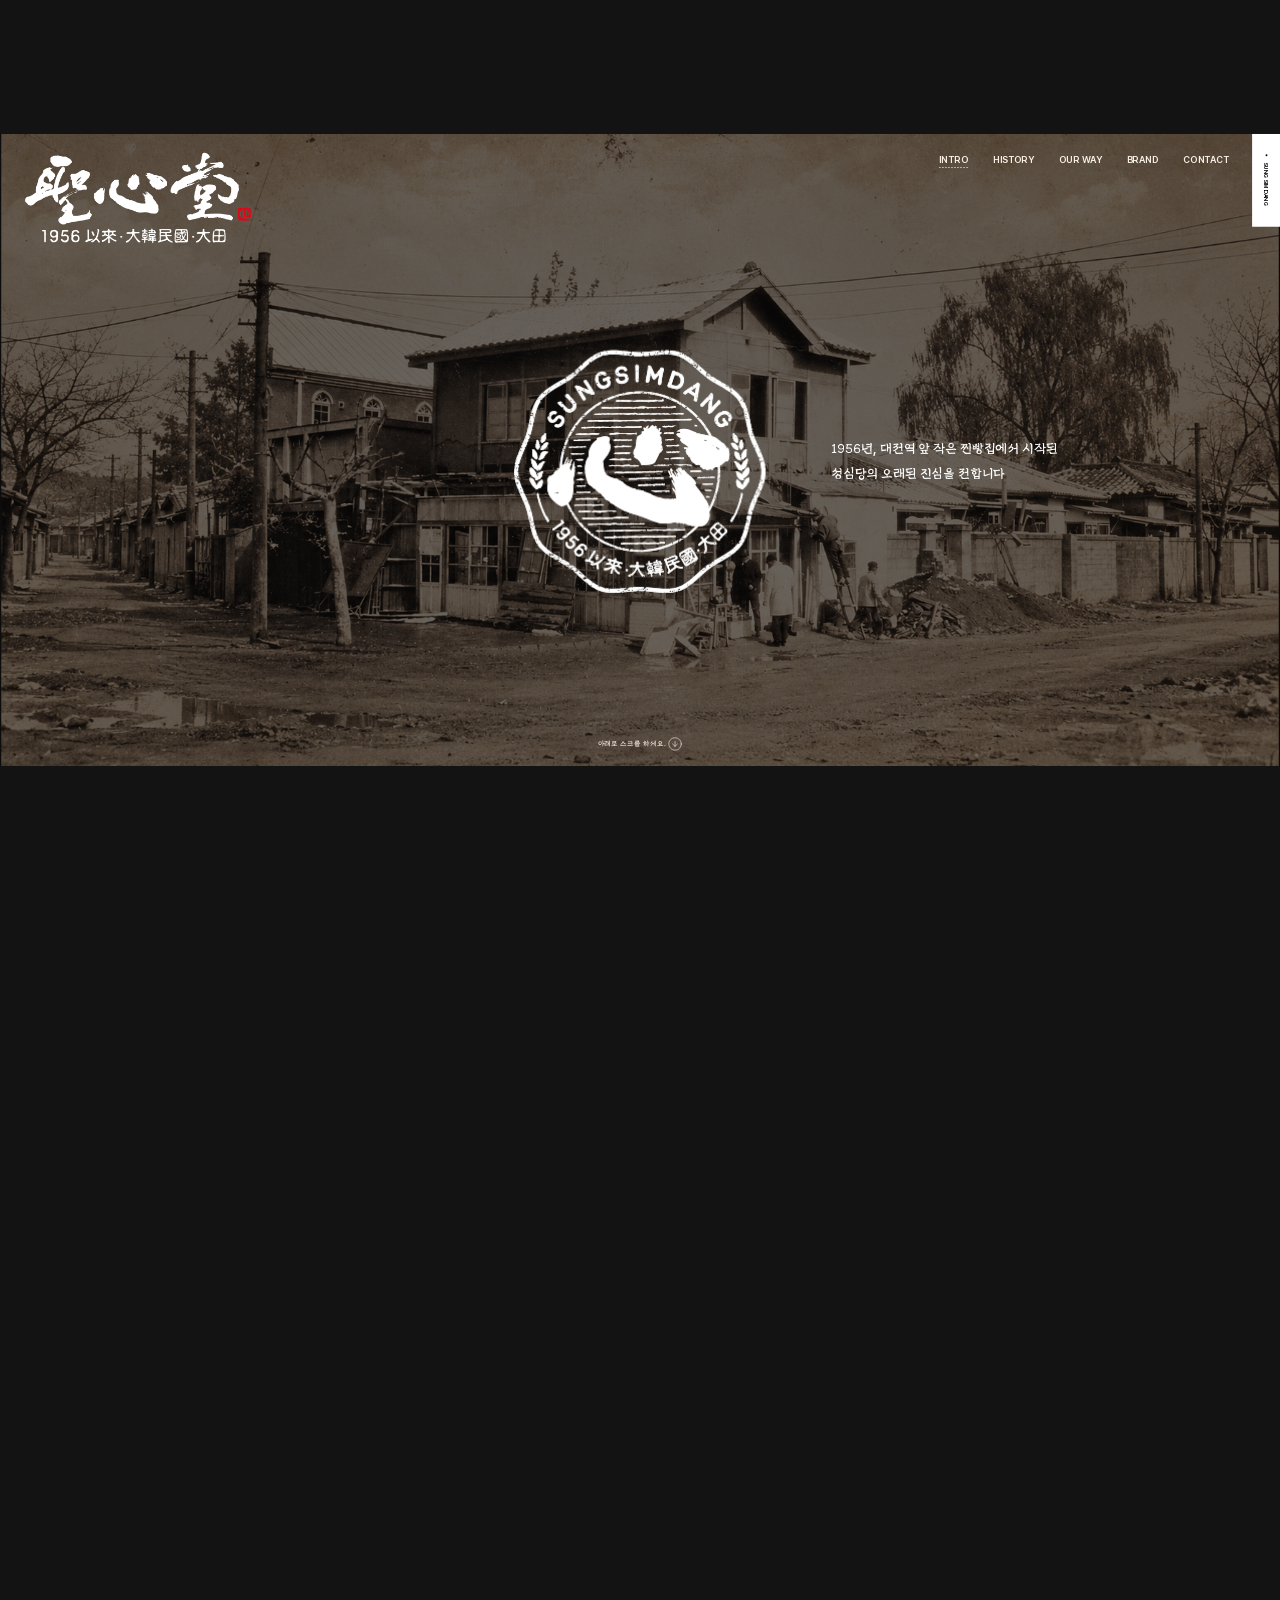
<file: index.html>
<!doctype html>
<html lang="ko" class="landing-entry-running landing-entry-pending">
<head>
  <meta charset="utf-8">
  <meta name="viewport" content="width=device-width,initial-scale=1">
  <meta name="theme-color" content="#131313">
  <title>성심당 — 대전의 문화</title>
  <meta name="description" content="1956년, 대전역 앞 작은 찐빵집에서 시작된 성심당의 오래된 진심을 전합니다.">
  <link rel="preload" href="assets/PretendardVariable.woff2" as="font" type="font/woff2" crossorigin>
  <link rel="preload" href="assets/ChosunCentennial.ttf" as="font" type="font/ttf" crossorigin>
  <link rel="preload" href="assets/bridge-store-detail.png" as="image">
  <link rel="stylesheet" href="styles.css">
  <script src="script.js" defer></script>
  <script type="importmap">{"imports":{"three":"./assets/tws-model-kit/vendor/three.module.js","three/addons/loaders/GLTFLoader.js":"./assets/tws-model-kit/vendor/GLTFLoader.js","three/addons/environments/RoomEnvironment.js":"./assets/tws-model-kit/vendor/RoomEnvironment.js"}}</script>
  <script type="module" src="intro-model.js"></script>
  <script type="module" src="brand-model.js"></script>
  <script type="module" src="opener-model.js"></script>
  <link rel="stylesheet" href="table-scene-kit/table-scene.css">
  <script type="module" src="table-model.js"></script>
  <link rel="stylesheet" href="./particle-flow.css">
</head>
<body>
<div class="scroll-rail" aria-hidden="true"><div class="scroll-chapter" data-chapter="0"></div><div class="scroll-chapter" data-chapter="1"></div><div class="scroll-chapter" data-chapter="2"></div><div class="scroll-chapter" data-chapter="3"></div><div class="scroll-chapter" data-chapter="4"></div><div class="scroll-chapter" data-chapter="5"></div><div class="scroll-chapter" data-chapter="6"></div><div class="scroll-chapter" data-chapter="7"></div><div class="scroll-chapter" data-chapter="8"></div><div class="scroll-chapter" data-chapter="9"></div><div class="scroll-chapter" data-chapter="10"></div><div class="scroll-chapter" data-chapter="11"></div><div class="scroll-chapter" data-chapter="12"></div><div class="scroll-chapter" data-chapter="13"></div><div class="scroll-chapter" data-chapter="14"></div><div class="scroll-chapter" data-chapter="15"></div><div class="scroll-chapter" data-chapter="16"></div><div class="scroll-chapter" data-chapter="17"></div><div class="scroll-chapter" data-chapter="18"></div></div>
<main class="story-viewport"><div class="design-stage">
<header class="persistent-header" aria-label="성심당 고정 헤더">
<a class="f01-layer-026 header-brand scene-header-logo" data-node-id="736:484" data-name="brand logo" href="#landing" aria-label="성심당 처음으로">
        <div class="f01-layer-027">
          <img alt="" class="f01-layer-028 header-logo-white" src="assets/brand-wordmark-white.png" decoding="async">
        <img class="header-logo-dark" src="assets/brand-wordmark-black.png" alt="" decoding="async"></div>
      </a>
<div class="f01-layer-006" data-node-id="736:479" data-name="nav">
        <a class="f01-layer-007" data-node-id="738:565" data-name="INTRO" href="#intro">
          <p class="f01-layer-008" data-node-id="738:564">
            INTRO
          </p>
        </a>
        <a class="f01-layer-009" data-node-id="738:594" data-name="HISTORY" href="#history">
          <p class="f01-layer-010" data-node-id="738:595">
            HISTORY
          </p>
        </a>
        <a class="f01-layer-011" data-node-id="738:597" data-name="OUR WAY" href="#our-way-start">
          <p class="f01-layer-012" data-node-id="738:598">
            OUR WAY
          </p>
        </a>
        <a class="f01-layer-013" data-node-id="738:602" data-name="BRAND" href="#brand">
          <p class="f01-layer-014" data-node-id="738:603">
            BRAND
          </p>
        </a>
        <a class="f01-layer-015" data-node-id="738:605" data-name="CONTACT" href="#contact">
          <p class="f01-layer-016" data-node-id="738:606">
            CONTACT
          </p>
        </a>
      </div>
</header>
  <!-- 01. Landing / Figma 736:447 -->
  <section class="scene" id="landing" data-scene="0" data-frame-name="Landing" data-frame-height="1020" data-figma-node="736:447" aria-label="Landing">
<div class="f01-layer-001 frame-art" data-node-id="736:447" data-name="Landing">
      <div aria-hidden="true" class="f01-layer-002">
        <div class="f01-layer-003">
          <img alt="" class="f01-layer-004" src="assets/landing-history.png" decoding="async">
        </div>
        <div class="f01-layer-005"></div>
      </div>

      <div class="f01-layer-017" data-node-id="738:608" data-name="side">
        <div class="f01-layer-018" data-node-id="736:475"></div>
        <div class="f01-layer-019" data-node-id="736:476">
          <div class="f01-layer-020">
            <ul class="f01-layer-021">
              <li class="f01-layer-022">
                <span class="f01-layer-023">SUNGSIMDANG</span>
              </li>
            </ul>
          </div>
        </div>
      </div>
      <div class="f01-layer-024" data-node-id="736:482" data-name="logo">
        <img alt="" class="f01-layer-025" src="assets/brand-seal-white.png" decoding="async">
      </div>

      <div class="f01-layer-042" data-node-id="736:492">
        <p class="f01-layer-043">1956년, 대전역 앞 작은 찐빵집에서 시작된</p>
        <p class="f01-layer-044">성심당의 오래된 진심을 전합니다</p>
      </div>
    </div>
  </section>

  <!-- 02. Intro / Figma 738:609 -->
  <section class="scene" id="intro" data-scene="1" data-frame-name="Intro" data-frame-height="3060" data-figma-node="738:609" aria-label="Intro">
<div class="f02-layer-001 frame-art" data-node-id="738:609" data-name="Intro">
      <div class="f02-layer-002" data-node-id="738:631">
        <p class="f02-layer-003">1956년, 대전역 앞 작은 찐빵집에서 시작된</p>
        <p class="f02-layer-004">성심당의 오래된 진심을 전합니다</p>
      </div>
      <p class="f02-layer-005" data-node-id="738:635">
        1956
      </p>
      <div class="f02-layer-006" data-node-id="775:576" data-name="hand_empty 1">
        <img alt="" class="f02-layer-007" src="assets/intro-open-hands.png" decoding="async">
      </div>
      <div class="f02-layer-008" data-node-id="740:688">
        <p class="f02-layer-009">우리는 가톨릭 정신을 바탕으로</p>
        <p class="f02-layer-010">지역 사회에 봉사하는 가치 있는 기업이 되며,</p>
        <p class="f02-layer-011">‘맛있는 빵, 경이로운 빵, 생명의 빵’을 통해</p>
        <p class="f02-layer-012">‘사랑의 문화’를 이루어 가겠습니다.</p>
      </div>
      <div class="f02-layer-013" data-node-id="775:577">
        <img alt="" class="f02-layer-014" src="assets/intro-hand-shade.svg" decoding="async">
      </div>
      <div class="f02-layer-015" data-node-id="740:689">
        <p class="f02-layer-016">흥남부두 철수 작전 후 대전에 도착해</p>
        <p class="f02-layer-017">대흥동성당 고아들의 아버지라 불렸던</p>
        <p class="f02-layer-018">오기선신부에게 받은 미군 지원 밀가루 두 포대는</p>
        <p class="f02-layer-019">성심당의 시작이 되어 오늘의 기적이 되었습니다.</p>
      </div>
      <div class="intro-model-stage" data-node-id="738:634" role="img" aria-label="스크롤에 따라 회전하고 포장되는 빵 3D 모델"></div>
      <div class="f02-layer-023" data-node-id="738:610" data-name="nav">
        <a class="f02-layer-024" data-node-id="738:611" data-name="INTRO" href="#intro">
          <p class="f02-layer-025" data-node-id="738:612">
            INTRO
          </p>
        </a>
        <a class="f02-layer-026" data-node-id="738:613" data-name="HISTORY" href="#history">
          <p class="f02-layer-027" data-node-id="738:614">
            HISTORY
          </p>
        </a>
        <a class="f02-layer-028" data-node-id="738:615" data-name="OUR WAY" href="#our-way-start">
          <p class="f02-layer-029" data-node-id="738:616">
            OUR WAY
          </p>
        </a>
        <a class="f02-layer-030" data-node-id="738:617" data-name="BRAND" href="#brand">
          <p class="f02-layer-031" data-node-id="738:618">
            BRAND
          </p>
        </a>
        <a class="f02-layer-032" data-node-id="738:619" data-name="CONTACT" href="#contact">
          <p class="f02-layer-033" data-node-id="738:620">
            CONTACT
          </p>
        </a>
      </div>
      <a class="f02-layer-034 scene-header-logo" data-node-id="738:625" data-name="brand logo" href="#landing" aria-label="성심당 처음으로">
        <div class="f02-layer-035">
          <img alt="" class="f02-layer-036" src="assets/brand-wordmark-white.png" decoding="async">
        </div>
      </a>
      <div class="f02-layer-037" data-node-id="749:78">
        <div class="f02-layer-038">
        </div>
      </div>
    </div>
  </section>

  <!-- 03. History / Figma 749:55 -->
  <section class="scene" id="history" data-scene="2" data-frame-name="History" data-frame-height="1020" data-figma-node="749:55" aria-label="History">
<div class="f03-layer-001 frame-art" data-node-id="749:55" data-name="History">
      <div class="f03-layer-002" data-node-id="749:81">
        <div class="f03-layer-003">
        </div>
      </div>
      <p class="f03-layer-005" data-node-id="749:87"><span class="history-title-part">성심당<span class="history-title-comma">,</span></span> <span class="history-title-part">대전의 문화</span></p>
      <div class="f03-layer-006" data-node-id="749:88" data-name="튀소 1">
        <div class="f03-layer-007">
          <img alt="" class="f03-layer-008" src="assets/twiso-wrapped.png" decoding="async">
        </div>
      </div>
      <div class="f03-layer-009" data-node-id="749:89"></div>
      <div class="f03-layer-010" data-node-id="749:56" data-name="nav">
        <a class="f03-layer-011" data-node-id="749:57" data-name="INTRO" href="#intro">
          <p class="f03-layer-012" data-node-id="749:58">
            INTRO
          </p>
        </a>
        <a class="f03-layer-013" data-node-id="749:59" data-name="HISTORY" href="#history">
          <p class="f03-layer-014" data-node-id="749:60">
            HISTORY
          </p>
        </a>
        <a class="f03-layer-015" data-node-id="749:61" data-name="OUR WAY" href="#our-way-start">
          <p class="f03-layer-016" data-node-id="749:62">
            OUR WAY
          </p>
        </a>
        <a class="f03-layer-017" data-node-id="749:63" data-name="BRAND" href="#brand">
          <p class="f03-layer-018" data-node-id="749:64">
            BRAND
          </p>
        </a>
        <a class="f03-layer-019" data-node-id="749:65" data-name="CONTACT" href="#contact">
          <p class="f03-layer-020" data-node-id="749:66">
            CONTACT
          </p>
        </a>
      </div>
      <a class="f03-layer-021 scene-header-logo" data-node-id="749:71" data-name="brand logo" href="#landing" aria-label="성심당 처음으로">
        <div class="f03-layer-022">
          <img alt="" class="f03-layer-023" src="assets/brand-wordmark-white.png" decoding="async">
        </div>
      </a>
    </div>
  </section>

  <!-- 04. History_content_start / Figma 769:417 -->
  <section class="scene" id="history-content-start" data-scene="3" data-frame-name="History_content_start" data-frame-height="1020" data-figma-node="769:417" aria-label="History_content_start">
<div class="f04-layer-001 frame-art" data-node-id="769:417" data-name="History_content_start">
      <div class="f04-layer-002" data-node-id="769:418">
        <div class="f04-layer-003">
        </div>
      </div>
      <div class="f04-layer-005" data-node-id="769:419">
        <div class="f04-layer-006" data-node-id="769:420">
          <div class="f04-layer-007">
            <img alt="" class="f04-layer-008" src="assets/history-01.png" decoding="async">
          </div>
        </div>
        <div class="f04-layer-009" data-node-id="769:421">
          <div aria-hidden="true" class="f04-layer-010">
            <div class="f04-layer-011">
              <img alt="" class="f04-layer-012" src="assets/history-02.png" decoding="async">
            </div>
            <div class="f04-layer-013"></div>
          </div>
        </div>
        <div class="f04-layer-014" data-node-id="769:422">
          <div aria-hidden="true" class="f04-layer-015">
            <div class="f04-layer-016">
              <img alt="" class="f04-layer-017" src="assets/history-03.png" decoding="async">
            </div>
            <div class="f04-layer-018"></div>
          </div>
        </div>
        <div class="f04-layer-019" data-node-id="769:423">
          <div aria-hidden="true" class="f04-layer-020">
            <div class="f04-layer-021">
              <img alt="" class="f04-layer-022" src="assets/history-04.png" decoding="async">
            </div>
            <div class="f04-layer-023"></div>
          </div>
        </div>
        <div class="f04-layer-024" data-node-id="769:424">
          <div aria-hidden="true" class="f04-layer-025">
            <div class="f04-layer-026">
              <img alt="" class="f04-layer-027" src="assets/history-05.png" decoding="async">
            </div>
            <div class="f04-layer-028"></div>
          </div>
        </div>
        <div class="f04-layer-029" data-node-id="769:425">
          <div aria-hidden="true" class="f04-layer-030">
            <div class="f04-layer-031">
              <img alt="" class="f04-layer-032" src="assets/history-06.png" decoding="async">
            </div>
            <div class="f04-layer-033"></div>
          </div>
        </div>
        <div class="f04-layer-034" data-node-id="769:426">
          <div aria-hidden="true" class="f04-layer-035">
            <img alt="" class="f04-layer-036" src="assets/history-07.png" decoding="async">
            <div class="f04-layer-037"></div>
          </div>
        </div>
        <div class="f04-layer-038" data-node-id="775:447">
          <div aria-hidden="true" class="f04-layer-039">
            <img alt="" class="f04-layer-040" src="assets/history-08.png" decoding="async">
            <div class="f04-layer-041"></div>
          </div>
        </div>
        <div class="f04-layer-042" data-node-id="769:427">
          <div aria-hidden="true" class="f04-layer-043">
            <div class="f04-layer-044">
              <img alt="" class="f04-layer-045" src="assets/history-09.png" decoding="async">
            </div>
            <div class="f04-layer-046"></div>
          </div>
        </div>
      </div>
      <div class="f04-layer-047" data-node-id="769:429"></div>
      <p class="f04-layer-048" data-node-id="769:430">
        성심당의 이야기
      </p>
      <p class="f04-layer-049" data-node-id="769:431">
        성심당, 대전의 문화
      </p>
      <div class="f04-layer-050" data-node-id="769:432" data-name="nav">
        <a class="f04-layer-051" data-node-id="769:433" data-name="INTRO" href="#intro">
          <p class="f04-layer-052" data-node-id="769:434">
            INTRO
          </p>
        </a>
        <a class="f04-layer-053" data-node-id="769:435" data-name="HISTORY" href="#history">
          <p class="f04-layer-054" data-node-id="769:436">
            HISTORY
          </p>
        </a>
        <a class="f04-layer-055" data-node-id="769:437" data-name="OUR WAY" href="#our-way-start">
          <p class="f04-layer-056" data-node-id="769:438">
            OUR WAY
          </p>
        </a>
        <a class="f04-layer-057" data-node-id="769:439" data-name="BRAND" href="#brand">
          <p class="f04-layer-058" data-node-id="769:440">
            BRAND
          </p>
        </a>
        <a class="f04-layer-059" data-node-id="769:441" data-name="CONTACT" href="#contact">
          <p class="f04-layer-060" data-node-id="769:442">
            CONTACT
          </p>
        </a>
      </div>
      <a class="f04-layer-061 scene-header-logo" data-node-id="769:443" data-name="brand logo" href="#landing" aria-label="성심당 처음으로">
        <div class="f04-layer-062">
          <img alt="" class="f04-layer-063" src="assets/brand-wordmark-white.png" decoding="async">
        </div>
      </a>
    </div>
  </section>

  <!-- 05. History_content_mid / Figma 775:505 -->
  <section class="scene" id="history-content-mid" data-scene="4" data-frame-name="History_content_mid" data-frame-height="1020" data-figma-node="775:505" aria-label="History_content_mid">
<div class="f05-layer-001 frame-art" data-node-id="775:505" data-name="History_content_mid">
      <div class="f05-layer-002" data-node-id="775:506">
        <div class="f05-layer-003">
        </div>
      </div>
      <div class="f05-layer-005" data-node-id="775:507">
        <div class="f05-layer-006" data-node-id="775:508">
          <div aria-hidden="true" class="f05-layer-007">
            <div class="f05-layer-008">
              <img alt="" class="f05-layer-009" src="assets/history-01.png" decoding="async">
            </div>
            <div class="f05-layer-010"></div>
          </div>
        </div>
        <div class="f05-layer-011" data-node-id="775:509">
          <div aria-hidden="true" class="f05-layer-012">
            <div class="f05-layer-013">
              <img alt="" class="f05-layer-014" src="assets/history-02.png" decoding="async">
            </div>
            <div class="f05-layer-015"></div>
          </div>
        </div>
        <div class="f05-layer-016" data-node-id="775:510">
          <div aria-hidden="true" class="f05-layer-017">
            <div class="f05-layer-018">
              <img alt="" class="f05-layer-019" src="assets/history-03.png" decoding="async">
            </div>
            <div class="f05-layer-020"></div>
          </div>
        </div>
        <div class="f05-layer-021" data-node-id="775:511">
          <div class="f05-layer-022">
            <img alt="" class="f05-layer-023" src="assets/history-04.png" decoding="async">
          </div>
        </div>
        <div class="f05-layer-024" data-node-id="775:512">
          <div aria-hidden="true" class="f05-layer-025">
            <div class="f05-layer-026">
              <img alt="" class="f05-layer-027" src="assets/history-05.png" decoding="async">
            </div>
            <div class="f05-layer-028"></div>
          </div>
        </div>
        <div class="f05-layer-029" data-node-id="775:513">
          <div aria-hidden="true" class="f05-layer-030">
            <div class="f05-layer-031">
              <img alt="" class="f05-layer-032" src="assets/history-06.png" decoding="async">
            </div>
            <div class="f05-layer-033"></div>
          </div>
        </div>
        <div class="f05-layer-034" data-node-id="775:514">
          <div aria-hidden="true" class="f05-layer-035">
            <img alt="" class="f05-layer-036" src="assets/history-07.png" decoding="async">
            <div class="f05-layer-037"></div>
          </div>
        </div>
        <div class="f05-layer-038" data-node-id="775:515">
          <div aria-hidden="true" class="f05-layer-039">
            <img alt="" class="f05-layer-040" src="assets/history-08.png" decoding="async">
            <div class="f05-layer-041"></div>
          </div>
        </div>
        <div class="f05-layer-042" data-node-id="775:516">
          <div aria-hidden="true" class="f05-layer-043">
            <div class="f05-layer-044">
              <img alt="" class="f05-layer-045" src="assets/history-09.png" decoding="async">
            </div>
            <div class="f05-layer-046"></div>
          </div>
        </div>
      </div>
      <div class="f05-layer-047" data-node-id="775:517"></div>
      <p class="f05-layer-048" data-node-id="775:518">
        성심당의 이야기
      </p>
      <p class="f05-layer-049" data-node-id="775:519">
        성심당, 대전의 문화
      </p>
      <div class="f05-layer-050" data-node-id="775:520" data-name="nav">
        <a class="f05-layer-051" data-node-id="775:521" data-name="INTRO" href="#intro">
          <p class="f05-layer-052" data-node-id="775:522">
            INTRO
          </p>
        </a>
        <a class="f05-layer-053" data-node-id="775:523" data-name="HISTORY" href="#history">
          <p class="f05-layer-054" data-node-id="775:524">
            HISTORY
          </p>
        </a>
        <a class="f05-layer-055" data-node-id="775:525" data-name="OUR WAY" href="#our-way-start">
          <p class="f05-layer-056" data-node-id="775:526">
            OUR WAY
          </p>
        </a>
        <a class="f05-layer-057" data-node-id="775:527" data-name="BRAND" href="#brand">
          <p class="f05-layer-058" data-node-id="775:528">
            BRAND
          </p>
        </a>
        <a class="f05-layer-059" data-node-id="775:529" data-name="CONTACT" href="#contact">
          <p class="f05-layer-060" data-node-id="775:530">
            CONTACT
          </p>
        </a>
      </div>
      <a class="f05-layer-061 scene-header-logo" data-node-id="775:531" data-name="brand logo" href="#landing" aria-label="성심당 처음으로">
        <div class="f05-layer-062">
          <img alt="" class="f05-layer-063" src="assets/brand-wordmark-white.png" decoding="async">
        </div>
      </a>
    </div>
  </section>

  <!-- 06. History_content_end / Figma 775:532 -->
  <section class="scene" id="history-content-end" data-scene="5" data-frame-name="History_content_end" data-frame-height="1020" data-figma-node="775:532" aria-label="History_content_end">
<div class="f06-layer-001 frame-art" data-node-id="775:532" data-name="History_content_end">
      <div class="f06-layer-002" data-node-id="775:533">
        <div class="f06-layer-003">
        </div>
      </div>
      <div class="f06-layer-005" data-node-id="775:534">
        <div class="f06-layer-006" data-node-id="775:535">
          <div aria-hidden="true" class="f06-layer-007">
            <div class="f06-layer-008">
              <img alt="" class="f06-layer-009" src="assets/history-01.png" decoding="async">
            </div>
            <div class="f06-layer-010"></div>
          </div>
        </div>
        <div class="f06-layer-011" data-node-id="775:536">
          <div aria-hidden="true" class="f06-layer-012">
            <div class="f06-layer-013">
              <img alt="" class="f06-layer-014" src="assets/history-02.png" decoding="async">
            </div>
            <div class="f06-layer-015"></div>
          </div>
        </div>
        <div class="f06-layer-016" data-node-id="775:537">
          <div aria-hidden="true" class="f06-layer-017">
            <div class="f06-layer-018">
              <img alt="" class="f06-layer-019" src="assets/history-03.png" decoding="async">
            </div>
            <div class="f06-layer-020"></div>
          </div>
        </div>
        <div class="f06-layer-021" data-node-id="775:538">
          <div aria-hidden="true" class="f06-layer-022">
            <div class="f06-layer-023">
              <img alt="" class="f06-layer-024" src="assets/history-04.png" decoding="async">
            </div>
            <div class="f06-layer-025"></div>
          </div>
        </div>
        <div class="f06-layer-026" data-node-id="775:539">
          <div aria-hidden="true" class="f06-layer-027">
            <div class="f06-layer-028">
              <img alt="" class="f06-layer-029" src="assets/history-05.png" decoding="async">
            </div>
            <div class="f06-layer-030"></div>
          </div>
        </div>
        <div class="f06-layer-031" data-node-id="775:540">
          <div aria-hidden="true" class="f06-layer-032">
            <div class="f06-layer-033">
              <img alt="" class="f06-layer-034" src="assets/history-06.png" decoding="async">
            </div>
            <div class="f06-layer-035"></div>
          </div>
        </div>
        <div class="f06-layer-036" data-node-id="775:541">
          <div aria-hidden="true" class="f06-layer-037">
            <img alt="" class="f06-layer-038" src="assets/history-07.png" decoding="async">
            <div class="f06-layer-039"></div>
          </div>
        </div>
        <div class="f06-layer-040" data-node-id="775:542">
          <div aria-hidden="true" class="f06-layer-041">
            <img alt="" class="f06-layer-042" src="assets/history-08.png" decoding="async">
            <div class="f06-layer-043"></div>
          </div>
        </div>
        <div class="f06-layer-044" data-node-id="775:543">
          <div class="f06-layer-045">
            <img alt="" class="f06-layer-046" src="assets/history-09.png" decoding="async">
          </div>
        </div>
      </div>
      <div class="f06-layer-047" data-node-id="775:544"></div>
      <p class="f06-layer-048" data-node-id="775:545">
        성심당의 이야기
      </p>
      <p class="f06-layer-049" data-node-id="775:546">
        성심당, 대전의 문화
      </p>
      <div class="f06-layer-050" data-node-id="775:547" data-name="nav">
        <a class="f06-layer-051" data-node-id="775:548" data-name="INTRO" href="#intro">
          <p class="f06-layer-052" data-node-id="775:549">
            INTRO
          </p>
        </a>
        <a class="f06-layer-053" data-node-id="775:550" data-name="HISTORY" href="#history">
          <p class="f06-layer-054" data-node-id="775:551">
            HISTORY
          </p>
        </a>
        <a class="f06-layer-055" data-node-id="775:552" data-name="OUR WAY" href="#our-way-start">
          <p class="f06-layer-056" data-node-id="775:553">
            OUR WAY
          </p>
        </a>
        <a class="f06-layer-057" data-node-id="775:554" data-name="BRAND" href="#brand">
          <p class="f06-layer-058" data-node-id="775:555">
            BRAND
          </p>
        </a>
        <a class="f06-layer-059" data-node-id="775:556" data-name="CONTACT" href="#contact">
          <p class="f06-layer-060" data-node-id="775:557">
            CONTACT
          </p>
        </a>
      </div>
      <a class="f06-layer-061 scene-header-logo" data-node-id="775:558" data-name="brand logo" href="#landing" aria-label="성심당 처음으로">
        <div class="f06-layer-062">
          <img alt="" class="f06-layer-063" src="assets/brand-wordmark-white.png" decoding="async">
        </div>
      </a>
    </div>
  </section>

  <!-- 07. bridge_scale / Figma 775:559 -->
  <section class="scene" id="bridge-scale" data-scene="6" data-frame-name="bridge_scale" data-frame-height="1020" data-figma-node="775:559" aria-label="bridge_scale">
<div class="f07-layer-001 frame-art" data-node-id="775:559" data-name="bridge_scale">
      <div class="f07-layer-002" data-node-id="775:560">
        <div class="f07-layer-003">
        </div>
      </div>

      <div class="f07-layer-008" data-node-id="775:564" data-name="nav">
        <a class="f07-layer-009" data-node-id="775:565" data-name="INTRO" href="#intro">
          <p class="f07-layer-010" data-node-id="775:566">
            INTRO
          </p>
        </a>
        <a class="f07-layer-011" data-node-id="775:567" data-name="HISTORY" href="#history">
          <p class="f07-layer-012" data-node-id="775:568">
            HISTORY
          </p>
        </a>
        <a class="f07-layer-013" data-node-id="775:569" data-name="OUR WAY" href="#our-way-start">
          <p class="f07-layer-014" data-node-id="775:570">
            OUR WAY
          </p>
        </a>
        <a class="f07-layer-015" data-node-id="775:571" data-name="BRAND" href="#brand">
          <p class="f07-layer-016" data-node-id="775:572">
            BRAND
          </p>
        </a>
        <a class="f07-layer-017" data-node-id="775:573" data-name="CONTACT" href="#contact">
          <p class="f07-layer-018" data-node-id="775:574">
            CONTACT
          </p>
        </a>
      </div>
      <a class="f07-layer-019 scene-header-logo" data-node-id="775:575" data-name="brand logo" href="#landing" aria-label="성심당 처음으로">
        <div class="f07-layer-020">
          <img alt="" class="f07-layer-021" src="assets/brand-wordmark-white.png" decoding="async">
        </div>
      </a>
    </div>
  </section>

  <!-- 08. bridge_scale_end / Figma 779:633 -->
  <section class="scene" id="bridge-scale-end" data-scene="7" data-frame-name="bridge_scale_end" data-frame-height="1020" data-figma-node="779:633" aria-label="bridge_scale_end">
<div class="f08-layer-001 frame-art" data-node-id="779:633" data-name="bridge_scale_end">
      <div class="f08-layer-002" data-node-id="779:634">
        <div class="f08-layer-003">
        </div>
      </div>

      <div class="f08-layer-008" data-node-id="779:636" data-name="nav">
        <a class="f08-layer-009" data-node-id="779:637" data-name="INTRO" href="#intro">
          <p class="f08-layer-010" data-node-id="779:638">
            INTRO
          </p>
        </a>
        <a class="f08-layer-011" data-node-id="779:639" data-name="HISTORY" href="#history">
          <p class="f08-layer-012" data-node-id="779:640">
            HISTORY
          </p>
        </a>
        <a class="f08-layer-013" data-node-id="779:641" data-name="OUR WAY" href="#our-way-start">
          <p class="f08-layer-014" data-node-id="779:642">
            OUR WAY
          </p>
        </a>
        <a class="f08-layer-015" data-node-id="779:643" data-name="BRAND" href="#brand">
          <p class="f08-layer-016" data-node-id="779:644">
            BRAND
          </p>
        </a>
        <a class="f08-layer-017" data-node-id="779:645" data-name="CONTACT" href="#contact">
          <p class="f08-layer-018" data-node-id="779:646">
            CONTACT
          </p>
        </a>
      </div>
      <a class="f08-layer-019 scene-header-logo" data-node-id="779:647" data-name="brand logo" href="#landing" aria-label="성심당 처음으로">
        <div class="f08-layer-020">
          <img alt="" class="f08-layer-021" src="assets/brand-wordmark-white.png" decoding="async">
        </div>
      </a>
    </div>
  </section>

  <!-- 09. with Daejeon / Figma 779:680 -->
  <section class="scene" id="with-daejeon" data-scene="8" data-frame-name="with Daejeon" data-frame-height="1020" data-figma-node="779:680" aria-label="with Daejeon">
<div class="f09-layer-001 frame-art" data-node-id="779:680" data-name="with Daejeon">
      <div class="f09-layer-002" data-node-id="779:681">
        <div class="f09-layer-003">
        </div>
      </div>
      <div class="f09-layer-005" data-node-id="779:682">
        <div class="f09-layer-006">
          <img alt="" class="f09-layer-007" src="assets/bridge-store-detail.png" decoding="async">
        </div>
      </div>
      <div class="f09-layer-008" data-node-id="779:696"></div>
      <div class="f09-layer-009" data-node-id="779:697">
        <p class="f09-layer-010 daejeon-line">성심당은 대전을 대표하는</p>
        <p class="f09-layer-011 daejeon-line">향토기업이 되었습니다.</p>
      </div>
      <div class="f09-layer-012" data-node-id="779:698">
        <p class="f09-layer-013"><span class="daejeon-line">우리에게 '빵'이란</span></p>
        <p class="f09-layer-014"><span class="daejeon-line">생계의 유지 수단이기도 하지만</span><span class="daejeon-line">지역 경제와 사랑의 공동체이자,</span></p>
        <p class="f09-layer-015"><span class="daejeon-line">빈곤의 문제를 해결하는 또 하나의 가치이며 동력입니다.</span><span class="daejeon-line">처음에는 ‘빵으로 무엇을 할 수 있겠나?’라고 생각했습니다.</span><span class="daejeon-line">그러나 빵으로도 얼마든지</span></p>
        <p class="f09-layer-016"><span class="daejeon-line">세상을 바꿀 수 있다는 생각이 듭니다.</span></p>
      </div>
      <div class="f09-layer-017" data-node-id="779:699">
        <div class="f09-layer-018">
          <img alt="" class="f09-layer-019" src="assets/daejeon-divider.svg" decoding="async">
        </div>
      </div>
      <div class="f09-layer-020" data-node-id="779:683" data-name="nav">
        <a class="f09-layer-021" data-node-id="779:684" data-name="INTRO" href="#intro">
          <p class="f09-layer-022" data-node-id="779:685">
            INTRO
          </p>
        </a>
        <a class="f09-layer-023" data-node-id="779:686" data-name="HISTORY" href="#history">
          <p class="f09-layer-024" data-node-id="779:687">
            HISTORY
          </p>
        </a>
        <a class="f09-layer-025" data-node-id="779:688" data-name="OUR WAY" href="#our-way-start">
          <p class="f09-layer-026" data-node-id="779:689">
            OUR WAY
          </p>
        </a>
        <a class="f09-layer-027" data-node-id="779:690" data-name="BRAND" href="#brand">
          <p class="f09-layer-028" data-node-id="779:691">
            BRAND
          </p>
        </a>
        <a class="f09-layer-029" data-node-id="779:692" data-name="CONTACT" href="#contact">
          <p class="f09-layer-030" data-node-id="779:693">
            CONTACT
          </p>
        </a>
      </div>
      <a class="f09-layer-031 scene-header-logo" data-node-id="779:694" data-name="brand logo" href="#landing" aria-label="성심당 처음으로">
        <div class="f09-layer-032">
          <img alt="" class="f09-layer-033" src="assets/brand-wordmark-white.png" decoding="async">
        </div>
      </a>
    </div>
  </section>

  <!-- 10. bridge_fade_1 / Figma 779:701 -->
  <section class="scene" id="bridge-fade-1" data-scene="9" data-frame-name="bridge_fade_1" data-frame-height="1020" data-figma-node="779:701" aria-label="bridge_fade_1">
<div class="f10-layer-001 frame-art" data-node-id="779:701" data-name="bridge_fade_1">
      <div class="f10-layer-002" data-node-id="779:702">
        <div class="f10-layer-003">
        </div>
      </div>
      <div class="f10-layer-005" data-node-id="779:703">
        <div aria-hidden="true" class="f10-layer-006">
          <div class="f10-layer-007">
            <img alt="" class="f10-layer-008" src="assets/bridge-store-detail.png" decoding="async">
          </div>
          <div class="f10-layer-009"></div>
        </div>
      </div>
      <div class="f10-layer-010" data-node-id="779:708" data-name="nav">
        <a class="f10-layer-011" data-node-id="779:709" data-name="INTRO" href="#intro">
          <p class="f10-layer-012" data-node-id="779:710">
            INTRO
          </p>
        </a>
        <a class="f10-layer-013" data-node-id="779:711" data-name="HISTORY" href="#history">
          <p class="f10-layer-014" data-node-id="779:712">
            HISTORY
          </p>
        </a>
        <a class="f10-layer-015" data-node-id="779:713" data-name="OUR WAY" href="#our-way-start">
          <p class="f10-layer-016" data-node-id="779:714">
            OUR WAY
          </p>
        </a>
        <a class="f10-layer-017" data-node-id="779:715" data-name="BRAND" href="#brand">
          <p class="f10-layer-018" data-node-id="779:716">
            BRAND
          </p>
        </a>
        <a class="f10-layer-019" data-node-id="779:717" data-name="CONTACT" href="#contact">
          <p class="f10-layer-020" data-node-id="779:718">
            CONTACT
          </p>
        </a>
      </div>
      <a class="f10-layer-021 scene-header-logo" data-node-id="779:719" data-name="brand logo" href="#landing" aria-label="성심당 처음으로">
        <div class="f10-layer-022">
          <img alt="" class="f10-layer-023" src="assets/brand-wordmark-white.png" decoding="async">
        </div>
      </a>

    </div>
  </section>

  <!-- 11. bridge_fade_2 / Figma 779:737 -->
  <section class="scene" id="bridge-fade-2" data-scene="10" data-frame-name="bridge_fade_2" data-frame-height="1020" data-figma-node="779:737" aria-label="bridge_fade_2">
<div class="f11-layer-001 frame-art" data-node-id="779:737" data-name="bridge_fade_2">
      <div class="f11-layer-002" data-node-id="779:738">
        <div class="f11-layer-003">
        </div>
      </div>
      <div class="f11-layer-005" data-node-id="779:739"></div>
      <div class="f11-layer-006" data-node-id="779:740" data-name="nav">
        <a class="f11-layer-007" data-node-id="779:741" data-name="INTRO" href="#intro">
          <p class="f11-layer-008" data-node-id="779:742">
            INTRO
          </p>
        </a>
        <a class="f11-layer-009" data-node-id="779:743" data-name="HISTORY" href="#history">
          <p class="f11-layer-010" data-node-id="779:744">
            HISTORY
          </p>
        </a>
        <a class="f11-layer-011" data-node-id="779:745" data-name="OUR WAY" href="#our-way-start">
          <p class="f11-layer-012" data-node-id="779:746">
            OUR WAY
          </p>
        </a>
        <a class="f11-layer-013" data-node-id="779:747" data-name="BRAND" href="#brand">
          <p class="f11-layer-014" data-node-id="779:748">
            BRAND
          </p>
        </a>
        <a class="f11-layer-015" data-node-id="779:749" data-name="CONTACT" href="#contact">
          <p class="f11-layer-016" data-node-id="779:750">
            CONTACT
          </p>
        </a>
      </div>
      <a class="f11-layer-017 scene-header-logo" data-node-id="779:751" data-name="brand logo" href="#landing" aria-label="성심당 처음으로">
        <div class="f11-layer-018">
          <img alt="" class="f11-layer-019" src="assets/brand-wordmark-white.png" decoding="async">
        </div>
      </a>
      <a class="f11-layer-020" data-node-id="779:752" data-name="brand logo" href="#landing" aria-label="성심당 처음으로">
        <div class="f11-layer-021">
          <img alt="" class="f11-layer-022" src="assets/brand-wordmark-white.png" decoding="async">
        </div>
      </a>
    </div>
  </section>

  <!-- 12. bridge_fade_3 / Figma 779:754 -->
  <section class="scene" id="bridge-fade-3" data-scene="11" data-frame-name="bridge_fade_3" data-frame-height="1020" data-figma-node="779:754" aria-label="bridge_fade_3">
<div class="f12-layer-001 frame-art" data-node-id="779:754" data-name="bridge_fade_3">
      <div class="f12-layer-002" data-node-id="779:755">
        <div class="f12-layer-003">
        </div>
      </div>
      <div class="f12-layer-005" data-node-id="779:756">
        <img alt="" class="f12-layer-006" src="assets/wooden-tray.png" decoding="async">
      </div>
      <div class="f12-layer-007" data-node-id="779:786" data-name="튀소_로고 1">
        <img alt="" class="f12-layer-008" src="assets/twiso-branded-wrapper.png" decoding="async">
      </div>
      <div class="f12-layer-009" data-node-id="779:787"></div>
      <div class="f12-layer-010" data-node-id="779:757" data-name="nav">
        <a class="f12-layer-011" data-node-id="779:758" data-name="INTRO" href="#intro">
          <p class="f12-layer-012" data-node-id="779:759">
            INTRO
          </p>
        </a>
        <a class="f12-layer-013" data-node-id="779:760" data-name="HISTORY" href="#history">
          <p class="f12-layer-014" data-node-id="779:761">
            HISTORY
          </p>
        </a>
        <a class="f12-layer-015" data-node-id="779:762" data-name="OUR WAY" href="#our-way-start">
          <p class="f12-layer-016" data-node-id="779:763">
            OUR WAY
          </p>
        </a>
        <a class="f12-layer-017" data-node-id="779:764" data-name="BRAND" href="#brand">
          <p class="f12-layer-018" data-node-id="779:765">
            BRAND
          </p>
        </a>
        <a class="f12-layer-019" data-node-id="779:766" data-name="CONTACT" href="#contact">
          <p class="f12-layer-020" data-node-id="779:767">
            CONTACT
          </p>
        </a>
      </div>
      <a class="f12-layer-021 scene-header-logo" data-node-id="779:768" data-name="brand logo" href="#landing" aria-label="성심당 처음으로">
        <div class="f12-layer-022">
          <img alt="" class="f12-layer-023" src="assets/brand-wordmark-white.png" decoding="async">
        </div>
      </a>
      <a class="f12-layer-024" data-node-id="779:769" data-name="brand logo" href="#landing" aria-label="성심당 처음으로">
        <div class="f12-layer-025">
          <img alt="" class="f12-layer-026" src="assets/brand-wordmark-white.png" decoding="async">
        </div>
      </a>
    </div>
  </section>

  <!-- 13. Table / Figma 779:789 -->
  <section class="scene" id="table" data-scene="12" data-frame-name="Table" data-frame-height="1020" data-figma-node="779:789" aria-label="Table">
<div class="f13-layer-001 frame-art" data-node-id="779:789" data-name="Table">
      <div class="f13-layer-002" data-node-id="779:790">
        <div class="f13-layer-003">
        </div>
      </div>
      <div class="f13-layer-009" data-node-id="779:794" data-name="nav">
        <a class="f13-layer-010" data-node-id="779:795" data-name="INTRO" href="#intro">
          <p class="f13-layer-011" data-node-id="779:796">
            INTRO
          </p>
        </a>
        <a class="f13-layer-012" data-node-id="779:797" data-name="HISTORY" href="#history">
          <p class="f13-layer-013" data-node-id="779:798">
            HISTORY
          </p>
        </a>
        <a class="f13-layer-014" data-node-id="779:799" data-name="OUR WAY" href="#our-way-start">
          <p class="f13-layer-015" data-node-id="779:800">
            OUR WAY
          </p>
        </a>
        <a class="f13-layer-016" data-node-id="779:801" data-name="BRAND" href="#brand">
          <p class="f13-layer-017" data-node-id="779:802">
            BRAND
          </p>
        </a>
        <a class="f13-layer-018" data-node-id="779:803" data-name="CONTACT" href="#contact">
          <p class="f13-layer-019" data-node-id="779:804">
            CONTACT
          </p>
        </a>
      </div>
      <a class="f13-layer-020 scene-header-logo" data-node-id="779:805" data-name="brand logo" href="#landing" aria-label="성심당 처음으로">
        <div class="f13-layer-021">
          <img alt="" class="f13-layer-022" src="assets/brand-wordmark-white.png" decoding="async">
        </div>
      </a>
    </div>
  </section>

  <!-- 14. Table_tilt / Figma 779:807 -->
  <section class="scene" id="table-tilt" data-scene="13" data-frame-name="Table_tilt" data-frame-height="1020" data-figma-node="779:807" aria-label="Table_tilt">
<div class="f14-layer-001 frame-art" data-node-id="779:807" data-name="Table_tilt">
      <div class="f14-layer-003" data-node-id="779:811" data-name="nav">
        <a class="f14-layer-004" data-node-id="779:812" data-name="INTRO" href="#intro">
          <p class="f14-layer-005" data-node-id="779:813">
            INTRO
          </p>
        </a>
        <a class="f14-layer-006" data-node-id="779:814" data-name="HISTORY" href="#history">
          <p class="f14-layer-007" data-node-id="779:815">
            HISTORY
          </p>
        </a>
        <a class="f14-layer-008" data-node-id="779:816" data-name="OUR WAY" href="#our-way-start">
          <p class="f14-layer-009" data-node-id="779:817">
            OUR WAY
          </p>
        </a>
        <a class="f14-layer-010" data-node-id="779:818" data-name="BRAND" href="#brand">
          <p class="f14-layer-011" data-node-id="779:819">
            BRAND
          </p>
        </a>
        <a class="f14-layer-012" data-node-id="779:820" data-name="CONTACT" href="#contact">
          <p class="f14-layer-013" data-node-id="779:821">
            CONTACT
          </p>
        </a>
      </div>
      <a class="f14-layer-014 scene-header-logo" data-node-id="779:822" data-name="brand logo" href="#landing" aria-label="성심당 처음으로">
        <div class="f14-layer-015">
          <img alt="" class="f14-layer-016" src="assets/brand-wordmark-white.png" decoding="async">
        </div>
      </a>
    </div>
  </section>

  <!-- 15. Our Way_start / Figma 779:823 -->
  <section class="scene" id="our-way-start" data-scene="14" data-frame-name="Our Way_start" data-frame-height="1020" data-figma-node="779:823" aria-label="Our Way_start">
<div class="f15-layer-001 frame-art" data-node-id="779:823" data-name="Our Way_start">
      <div class="f15-layer-002" data-node-id="779:839">
        <p class="f15-layer-003">“모든 이가 다 좋게 여기는</p>
        <p class="f15-layer-004">일을 하도록 하십시오.”</p>
      </div>
      <div class="f15-layer-005" data-node-id="779:868" data-name="wrapper_start 1">
        <img alt="" class="f15-layer-006" src="assets/wrapper-start.png" decoding="async">
      </div>
      <div class="f15-layer-007" data-node-id="779:870"></div>
      <div class="f15-layer-008" data-node-id="779:827" data-name="nav">
        <a class="f15-layer-009" data-node-id="779:828" data-name="INTRO" href="#intro">
          <p class="f15-layer-010" data-node-id="779:829">
            INTRO
          </p>
        </a>
        <a class="f15-layer-011" data-node-id="779:830" data-name="HISTORY" href="#history">
          <p class="f15-layer-012" data-node-id="779:831">
            HISTORY
          </p>
        </a>
        <a class="f15-layer-013" data-node-id="779:832" data-name="OUR WAY" href="#our-way-start">
          <p class="f15-layer-014" data-node-id="779:833">
            OUR WAY
          </p>
        </a>
        <a class="f15-layer-015" data-node-id="779:834" data-name="BRAND" href="#brand">
          <p class="f15-layer-016" data-node-id="779:835">
            BRAND
          </p>
        </a>
        <a class="f15-layer-017" data-node-id="779:836" data-name="CONTACT" href="#contact">
          <p class="f15-layer-018" data-node-id="779:837">
            CONTACT
          </p>
        </a>
      </div>
      <a class="f15-layer-019 scene-header-logo" data-node-id="779:838" data-name="brand logo" href="#landing" aria-label="성심당 처음으로">
        <div class="f15-layer-020">
          <img alt="" class="f15-layer-021" src="assets/brand-wordmark-white.png" decoding="async">
        </div>
      </a>
    </div>
  </section>

  <!-- 16. Our Way_mid / Figma 779:840 -->
  <section class="scene" id="our-way-mid" data-scene="15" data-frame-name="Our Way_mid" data-frame-height="1020" data-figma-node="779:840" aria-label="Our Way_mid">
<div class="f16-layer-001 frame-art" data-node-id="779:840" data-name="Our Way_mid">
      <div class="f16-layer-002" data-node-id="779:841">
        <p class="f16-layer-003">“모든 이가 다 좋게 여기는</p>
        <p class="f16-layer-004">일을 하도록 하십시오.”</p>
      </div>
      <div class="f16-layer-005" data-node-id="779:869" data-name="wrapper-mid 1">
        <img alt="" class="f16-layer-006" src="assets/wrapper-mid.png" decoding="async">
      </div>
      <div class="f16-layer-007" data-node-id="779:871"></div>
      <div class="f16-layer-008" data-node-id="779:842" data-name="nav">
        <a class="f16-layer-009" data-node-id="779:843" data-name="INTRO" href="#intro">
          <p class="f16-layer-010" data-node-id="779:844">
            INTRO
          </p>
        </a>
        <a class="f16-layer-011" data-node-id="779:845" data-name="HISTORY" href="#history">
          <p class="f16-layer-012" data-node-id="779:846">
            HISTORY
          </p>
        </a>
        <a class="f16-layer-013" data-node-id="779:847" data-name="OUR WAY" href="#our-way-start">
          <p class="f16-layer-014" data-node-id="779:848">
            OUR WAY
          </p>
        </a>
        <a class="f16-layer-015" data-node-id="779:849" data-name="BRAND" href="#brand">
          <p class="f16-layer-016" data-node-id="779:850">
            BRAND
          </p>
        </a>
        <a class="f16-layer-017" data-node-id="779:851" data-name="CONTACT" href="#contact">
          <p class="f16-layer-018" data-node-id="779:852">
            CONTACT
          </p>
        </a>
      </div>
      <a class="f16-layer-019 scene-header-logo" data-node-id="779:853" data-name="brand logo" href="#landing" aria-label="성심당 처음으로">
        <div class="f16-layer-020">
          <img alt="" class="f16-layer-021" src="assets/brand-wordmark-white.png" decoding="async">
        </div>
      </a>
    </div>
  </section>

  <!-- 17. Our Way_end / Figma 779:854 -->
  <section class="scene" id="our-way-end" data-scene="16" data-frame-name="Our Way_end" data-frame-height="1878" data-figma-node="779:854" aria-label="Our Way_end">
<div class="f17-layer-001 frame-art" data-node-id="779:854" data-name="Our Way_end">
      <div class="f17-layer-002" data-node-id="779:855">
        <p class="f17-layer-003">“모든 이가 다 좋게 여기는</p>
        <p class="f17-layer-004">일을 하도록 하십시오.”</p>
      </div>
      <div class="f17-layer-005" data-node-id="849:185" aria-label="성심당 가치 프로젝트">
        <article class="our-way-card" data-node-id="849:109">
          <div class="our-way-card-content">
            <h2 class="our-way-card-title">ECCONOMY OF<br>COMMUNION</h2>
            <p class="our-way-card-subtitle">모두를 위한 경제</p>
            <p class="our-way-card-description">1999년, 성심당은 모두를 위한 경제 EoC를 만나<br>사랑과 나눔의 경영방식을 이루어 가고 있습니다.</p>
            <a class="our-way-card-link" href="https://www.eockorea.com/" target="_blank" rel="noopener noreferrer">EoC&nbsp;Korea&nbsp;홈페이지&nbsp;바로가기</a>
          </div>
        </article>
        <article class="our-way-card" data-node-id="849:124">
          <div class="our-way-card-content">
            <h2 class="our-way-card-title">PROJECT<br>RAINBOW</h2>
            <p class="our-way-card-subtitle">무지개 프로젝트</p>
            <p class="our-way-card-description">모두가 모두를 위한, 무지개색에 부여한<br>EoC기업의 7가지 구체적 실현 방안</p>
            <a class="our-way-card-link" href="https://sungsimdang.co.kr/page/22" target="_blank" rel="noopener noreferrer">프로젝트&nbsp;자세히보기</a>
          </div>
        </article>
        <article class="our-way-card" data-node-id="849:131">
          <div class="our-way-card-content">
            <h2 class="our-way-card-title">PROJECT<br>ECCO SUNGSIM</h2>
            <p class="our-way-card-subtitle">에코성심 프로젝트</p>
            <p class="our-way-card-description">시대적 징표에 응답하는, 환경을 생각하는<br>Ecco 성심당</p>
            <a class="our-way-card-link" href="https://sungsimdang.co.kr/page/23" target="_blank" rel="noopener noreferrer">프로젝트&nbsp;자세히보기</a>
          </div>
        </article>
      </div>      <div class="f17-layer-051" data-node-id="779:856" data-name="nav">
        <a class="f17-layer-052" data-node-id="779:857" data-name="INTRO" href="#intro">
          <p class="f17-layer-053" data-node-id="779:858">
            INTRO
          </p>
        </a>
        <a class="f17-layer-054" data-node-id="779:859" data-name="HISTORY" href="#history">
          <p class="f17-layer-055" data-node-id="779:860">
            HISTORY
          </p>
        </a>
        <a class="f17-layer-056" data-node-id="779:861" data-name="OUR WAY" href="#our-way-start">
          <p class="f17-layer-057" data-node-id="779:862">
            OUR WAY
          </p>
        </a>
        <a class="f17-layer-058" data-node-id="779:863" data-name="BRAND" href="#brand">
          <p class="f17-layer-059" data-node-id="779:864">
            BRAND
          </p>
        </a>
        <a class="f17-layer-060" data-node-id="779:865" data-name="CONTACT" href="#contact">
          <p class="f17-layer-061" data-node-id="779:866">
            CONTACT
          </p>
        </a>
      </div>
      <a class="f17-layer-062 scene-header-logo" data-node-id="779:873" data-name="brand logo 2" href="#landing" aria-label="성심당 처음으로">
        <img alt="" class="f17-layer-063" src="assets/brand-wordmark-black.png" decoding="async">
      </a>
    </div>
  </section>

  <!-- 18. Brand / Figma 779:906 -->
  <section class="scene" id="brand" data-scene="17" data-frame-name="Brand" data-frame-height="8031" data-figma-node="779:906" aria-label="Brand">
<div class="f18-layer-001 frame-art" data-node-id="779:906" data-name="Brand">
      <div class="f18-layer-002" data-node-id="779:927">
        <p class="f18-layer-003">빵과 함께,</p>
        <p class="f18-layer-004">그 이상의 가치를.</p>
      </div>
      <p class="f18-layer-005" data-node-id="780:1174">
        성심당 명예의 전당
      </p>
      <div class="f18-layer-006" data-node-id="779:928">
        <p class="f18-layer-007">1956년 대전역 앞 천막집에서 찐빵을 팔던 그때부터 지금까지<br aria-hidden="true">우리의 바람은 단 한 가지였습니다.<br aria-hidden="true">'우리의 삶으로 주위를 더 이롭게 하는 것.'</p>
        <p class="f18-layer-008">이 마음은 성심당의 머릿돌이 되어 우리를 움직이게 하고 있으며<br aria-hidden="true">개인을 넘어 기업이 더 높은 차원의 재화 공유를 실천하고</p>
        <p class="f18-layer-010">그저 성공한 착한 빵집이 아닌,<br aria-hidden="true">자신의 직업을 통해 공동선을 이루고<br aria-hidden="true">보편적인 형제애를 살아가도록 하는 것입니다.</p>
      </div>
      <div class="f18-layer-013" data-node-id="779:964" data-name="cells">
        <div class="f18-layer-014" data-node-id="779:965" data-name="cell">
          <div class="f18-layer-015" data-node-id="779:966" data-name="txt">
            <div class="f18-layer-016" data-node-id="779:967" data-name="평가">
              <p class="f18-layer-017" data-node-id="779:971">
                성심당 본점
              </p>
            </div>
            <div class="f18-layer-018" data-node-id="779:972" data-name="personal info">
              <p class="f18-layer-019" data-node-id="779:973">
                대전광역시 중구 대종로 480번길 15 (은행동 145)
              </p>
              <p class="f18-layer-020" data-node-id="779:974">
                1588-8069
              </p>
            </div>
          </div>
          <div class="f18-layer-021" data-node-id="779:975" data-name="photo">
            <div aria-hidden="true" class="f18-layer-022">
              <img alt="" class="f18-layer-023" src="assets/family-main-store.png" decoding="async">
              <div class="f18-layer-024"></div>
            </div>
          </div>
        </div>
        <div class="f18-layer-025" data-node-id="779:1007" data-name="cell">
          <div class="f18-layer-026" data-node-id="779:1008" data-name="txt">
            <div class="f18-layer-027" data-node-id="779:1009" data-name="평가">
              <p class="f18-layer-028" data-node-id="779:1010">
                성심당 케잌부띠끄
              </p>
            </div>
            <div class="f18-layer-029" data-node-id="779:1011" data-name="personal info">
              <p class="f18-layer-030" data-node-id="779:1012">
                대전광역시 중구 대종로 480
              </p>
              <p class="f18-layer-031" data-node-id="779:1013">
                1588-8069
              </p>
            </div>
          </div>
          <div class="f18-layer-032" data-node-id="779:1014" data-name="photo">
            <div aria-hidden="true" class="f18-layer-033">
              <img alt="" class="f18-layer-034" src="assets/family-culture.png" decoding="async">
              <div class="f18-layer-035"></div>
            </div>
          </div>
        </div>
        <div class="f18-layer-036" data-node-id="779:1016" data-name="cell">
          <div class="f18-layer-037" data-node-id="779:1017" data-name="txt">
            <div class="f18-layer-038" data-node-id="779:1018" data-name="평가">
              <p class="f18-layer-039" data-node-id="779:1019">
                성심당 DDC점
              </p>
            </div>
            <div class="f18-layer-040" data-node-id="779:1020" data-name="personal info">
              <p class="f18-layer-041" data-node-id="779:1021">
                대전광역시 유성구 엑스포로107(도룡동 4-19) 대전컨벤션센터1F
              </p>
              <p class="f18-layer-042" data-node-id="779:1022">
                1588-8069
              </p>
            </div>
          </div>
          <div class="f18-layer-043" data-node-id="779:1023" data-name="photo">
            <div aria-hidden="true" class="f18-layer-044">
              <img alt="" class="f18-layer-045" src="assets/family-building.png" decoding="async">
              <div class="f18-layer-046"></div>
            </div>
          </div>
        </div>
        <div class="f18-layer-047" data-node-id="779:1025" data-name="cell">
          <div class="f18-layer-048" data-node-id="779:1026" data-name="txt">
            <div class="f18-layer-049" data-node-id="779:1027" data-name="평가">
              <p class="f18-layer-050" data-node-id="779:1028">
                성심당 롯데백화점 대전점
              </p>
            </div>
            <div class="f18-layer-051" data-node-id="779:1029" data-name="personal info">
              <p class="f18-layer-052" data-node-id="779:1030">
                대전광역시 서구 계룡로 598
              </p>
              <p class="f18-layer-053" data-node-id="779:1031">
                1588-8069
              </p>
            </div>
          </div>
          <div class="f18-layer-054" data-node-id="779:1032" data-name="photo">
            <div aria-hidden="true" class="f18-layer-055">
              <img alt="" class="f18-layer-056" src="assets/family-shop.png" decoding="async">
              <div class="f18-layer-057"></div>
            </div>
          </div>
        </div>
        <div class="f18-layer-058" data-node-id="779:1034" data-name="cell">
          <div class="f18-layer-059" data-node-id="779:1035" data-name="txt">
            <div class="f18-layer-060" data-node-id="779:1036" data-name="평가">
              <p class="f18-layer-061" data-node-id="779:1037">
                성심당 케잌부띠끄 롯데백화점 대전점
              </p>
            </div>
            <div class="f18-layer-062" data-node-id="779:1038" data-name="personal info">
              <p class="f18-layer-063" data-node-id="779:1039">
                대전광역시 서구 계룡로 598
              </p>
              <p class="f18-layer-064" data-node-id="779:1040">
                1588-8069
              </p>
            </div>
          </div>
          <div class="f18-layer-065" data-node-id="779:1041" data-name="photo">
            <div aria-hidden="true" class="f18-layer-066">
              <img alt="" class="f18-layer-067" src="assets/brand-cake-boutique-lotte.png" decoding="async">
              <div class="f18-layer-068"></div>
            </div>
          </div>
        </div>
        <div class="f18-layer-069" data-node-id="779:1043" data-name="cell">
          <div class="f18-layer-070" data-node-id="779:1044" data-name="txt">
            <div class="f18-layer-071" data-node-id="779:1045" data-name="평가">
              <p class="f18-layer-072" data-node-id="779:1046">
                성심당 대전역점
              </p>
            </div>
            <div class="f18-layer-073" data-node-id="779:1047" data-name="personal info">
              <p class="f18-layer-074" data-node-id="779:1048">
                대전광역시 동구 중앙로 215
              </p>
              <p class="f18-layer-075" data-node-id="779:1049">
                1588-8069
              </p>
            </div>
          </div>
          <div class="f18-layer-076" data-node-id="779:1050" data-name="photo">
            <div aria-hidden="true" class="f18-layer-077">
              <img alt="" class="f18-layer-078" src="assets/brand-cake-lotte.png" decoding="async">
              <div class="f18-layer-079"></div>
            </div>
          </div>
        </div>
        <div class="f18-layer-080" data-node-id="779:1052" data-name="cell">
          <div class="f18-layer-081" data-node-id="779:1053" data-name="txt">
            <div class="f18-layer-082" data-node-id="779:1054" data-name="평가">
              <p class="f18-layer-083" data-node-id="779:1055">
                성심당문화원
              </p>
            </div>
            <div class="f18-layer-084" data-node-id="779:1056" data-name="personal info">
              <p class="f18-layer-085" data-node-id="779:1057">
                대전광역시 중구 중교로73번길 11
              </p>
              <p class="f18-layer-086" data-node-id="779:1058">
                1588-8069
              </p>
            </div>
          </div>
          <div class="f18-layer-087" data-node-id="779:1059" data-name="photo">
            <div aria-hidden="true" class="f18-layer-088">
              <img alt="" class="f18-layer-089" src="assets/brand-station.png" decoding="async">
              <div class="f18-layer-090"></div>
            </div>
          </div>
        </div>
        <div class="f18-layer-091" data-node-id="779:1061" data-name="cell">
          <div class="f18-layer-092" data-node-id="779:1062" data-name="txt">
            <div class="f18-layer-093" data-node-id="779:1063" data-name="평가">
              <p class="f18-layer-094" data-node-id="779:1064">
                성심당 튀소정거장
              </p>
            </div>
            <div class="f18-layer-095" data-node-id="779:1065" data-name="personal info">
              <p class="f18-layer-096" data-node-id="779:1066">
                대전 유성구 엑스포로123번길 27-22
              </p>
              <p class="f18-layer-097" data-node-id="779:1067">
                1588-8069
              </p>
            </div>
          </div>
          <div class="f18-layer-098" data-node-id="779:1068" data-name="photo">
            <div aria-hidden="true" class="f18-layer-099">
              <img alt="" class="f18-layer-100" src="assets/brand-twiso-stop.png" decoding="async">
              <div class="f18-layer-101"></div>
            </div>
          </div>
        </div>
        <div class="f18-layer-102" data-node-id="779:1070" data-name="cell">
          <div class="f18-layer-103" data-node-id="779:1071" data-name="txt">
            <div class="f18-layer-104" data-node-id="779:1072" data-name="평가">
              <p class="f18-layer-105" data-node-id="779:1073">
                성심당 샌드위치정거장
              </p>
            </div>
            <div class="f18-layer-106" data-node-id="779:1074" data-name="personal info">
              <p class="f18-layer-107" data-node-id="779:1075">
                대전광역시 중구 대종로 480번길 15 (은행동 145) B1
              </p>
              <p class="f18-layer-108" data-node-id="779:1076">
                1588-8069
              </p>
            </div>
          </div>
          <div class="f18-layer-109" data-node-id="779:1077" data-name="photo">
            <div aria-hidden="true" class="f18-layer-110">
              <img alt="" class="f18-layer-111" src="assets/brand-sandwich-stop.png" decoding="async">
              <div class="f18-layer-112"></div>
            </div>
          </div>
        </div>
        <div class="f18-layer-113" data-node-id="779:1079" data-name="cell">
          <div class="f18-layer-114" data-node-id="779:1080" data-name="txt">
            <div class="f18-layer-115" data-node-id="779:1081" data-name="평가">
              <p class="f18-layer-116" data-node-id="779:1082">
                성심당 시루케잌전문점
              </p>
            </div>
            <div class="f18-layer-117" data-node-id="779:1083" data-name="personal info">
              <p class="f18-layer-118" data-node-id="779:1084">
                대전 중구 대종로 484
              </p>
              <p class="f18-layer-119" data-node-id="779:1085">
                1588-8069
              </p>
            </div>
          </div>
          <div class="f18-layer-120" data-node-id="779:1086" data-name="photo">
            <div aria-hidden="true" class="f18-layer-121">
              <img alt="" class="f18-layer-122" src="assets/brand-siru-cake.png" decoding="async">
              <div class="f18-layer-123"></div>
            </div>
          </div>
        </div>
      </div>
      <div class="f18-layer-124" data-node-id="780:1166">
        <div class="f18-layer-125" data-node-id="780:1171">
          <img alt="" class="f18-layer-126" src="assets/gallery-baguette.png" decoding="async">
        </div>
        <div class="f18-layer-127" data-node-id="780:1167">
          <img alt="" class="f18-layer-128" src="assets/gallery-roll.png" decoding="async">
        </div>
        <div class="f18-layer-129" data-node-id="780:1168">
          <div class="f18-layer-130">
            <img alt="" class="f18-layer-131" src="assets/gallery-cake.png" decoding="async">
          </div>
        </div>
        <div class="f18-layer-132" data-node-id="780:1169">
          <img alt="" class="f18-layer-133" src="assets/gallery-hall-special.png" decoding="async">
        </div>
        <div class="f18-layer-134" data-node-id="780:1170">
          <div class="f18-layer-135">
            <img alt="" class="f18-layer-136" src="assets/gallery-gift.png" decoding="async">
          </div>
        </div>
      </div>
      <a class="f18-layer-137" data-node-id="780:1207" data-name="brand logo_wh 3" href="#landing" aria-label="성심당 처음으로">
        <img alt="" class="f18-layer-138" src="assets/brand-wordmark-white.png" decoding="async">
      </a>
      <div class="brand-model-stage" data-node-id="779:926" role="img" aria-label="스크롤에 따라 회전하는 빵 3D 모델"></div>
      <div class="f18-layer-142" data-node-id="779:910" data-name="nav">
        <a class="f18-layer-143" data-node-id="779:911" data-name="INTRO" href="#intro">
          <p class="f18-layer-144" data-node-id="779:912">
            INTRO
          </p>
        </a>
        <a class="f18-layer-145" data-node-id="779:913" data-name="HISTORY" href="#history">
          <p class="f18-layer-146" data-node-id="779:914">
            HISTORY
          </p>
        </a>
        <a class="f18-layer-147" data-node-id="779:915" data-name="OUR WAY" href="#our-way-start">
          <p class="f18-layer-148" data-node-id="779:916">
            OUR WAY
          </p>
        </a>
        <a class="f18-layer-149" data-node-id="779:917" data-name="BRAND" href="#brand">
          <p class="f18-layer-150" data-node-id="779:918">
            BRAND
          </p>
        </a>
        <a class="f18-layer-151" data-node-id="779:919" data-name="CONTACT" href="#contact">
          <p class="f18-layer-152" data-node-id="779:920">
            CONTACT
          </p>
        </a>
      </div>
      <a class="f18-layer-153 scene-header-logo" data-node-id="779:921" data-name="brand logo" href="#landing" aria-label="성심당 처음으로">
        <div class="f18-layer-154">
          <img alt="" class="f18-layer-155" src="assets/brand-wordmark-white.png" decoding="async">
        </div>
      </a>
      <div class="f18-layer-156" data-node-id="779:924">
        <div class="f18-layer-157">
        </div>
      </div>
    </div>
  </section>

  <!-- 19. Contact / Figma 780:1338 -->
  <section class="scene particle-flow-host" id="contact" data-scene="18" data-frame-name="Contact" data-frame-height="1020" data-figma-node="780:1338" aria-label="Contact">
<div class="f19-layer-001 frame-art particle-flow-content" data-node-id="780:1338" data-name="Contact">
      <div class="f19-layer-003" data-node-id="780:1354"></div>
      <div class="f19-layer-004" data-node-id="780:1358"></div>
      <div class="f19-layer-005" data-node-id="780:1360">
        <div class="f19-layer-006">
          <div class="f19-layer-007"></div>
        </div>
      </div>
      <div class="f19-layer-008" data-node-id="780:1361">
        <div class="f19-layer-009">
          <div class="f19-layer-010"></div>
        </div>
      </div>
      <div class="f19-layer-011" data-node-id="780:1363">
        <p class="f19-layer-012">1956년, 대전역 앞 작은 찐빵집에서 시작된</p>
        <p class="f19-layer-013">성심당의 오래된 진심을 전합니다</p>
      </div>
      <a class="f19-layer-014" data-node-id="780:1365" href="https://www.sungsimdangmall.co.kr/">
        <p class="f19-layer-015" data-node-id="780:1366">
          성심당 쇼핑몰
        </p>
      </a>
      <div class="f19-layer-016" data-node-id="780:1399">
        <div class="f19-layer-017" data-node-id="780:1367">
          <p class="f19-layer-018" data-node-id="780:1368">
            불편 및 문의 접수:
          </p>
          <a class="f19-layer-019" data-node-id="780:1369" href="mailto:bread@sungsimdang.co.kr">
            <p class="f19-layer-020" data-node-id="780:1370">
              바로가기
            </p>
          </a>
          <div class="f19-layer-021" data-node-id="780:1372"></div>
        </div>
        <div class="f19-layer-022" data-node-id="780:1373">
          <p class="f19-layer-023" data-node-id="780:1374">
            인재채용:
          </p>
          <a class="f19-layer-024" data-node-id="780:1375" href="mailto:bread@sungsimdang.co.kr">
            <p class="f19-layer-025" data-node-id="780:1376">
              YOUR EMAIL
            </p>
            <div class="f19-layer-026" data-node-id="780:1377" data-name="arrow-right">
              <img alt="" class="f19-layer-027" src="assets/arrow-right.svg" decoding="async">
            </div>
          </a>
        </div>
      </div>
      <div class="f19-layer-028" data-node-id="780:1398">
        <a class="f19-layer-029" data-node-id="780:1383" href="https://sungsimdang.co.kr/">
          이용약관
        </a>
        <a class="f19-layer-030" data-node-id="780:1384" href="https://sungsimdang.co.kr/">
          개인정보 처리방침
        </a>
        <div class="f19-layer-031" data-node-id="780:1393">
          <a class="f19-layer-032" data-node-id="780:1389" target="_blank" href="https://www.instagram.com/sungsimdang_official/">
            <p class="f19-layer-033">INSTAGRAM</p>
          </a>
          <a class="f19-layer-034" data-node-id="780:1392" href="https://www.facebook.com/sungsimdang4114">
            Facebook
          </a>
          <a class="f19-layer-035" data-node-id="780:1394" href="https://www.youtube.com/@sungsimdang1956">
            Youtube
          </a>
          <a class="f19-layer-036" data-node-id="780:1396" href="https://blog.naver.com/sungsimdang153">
            Naver
          </a>
        </div>
        <div class="f19-layer-037" data-node-id="780:1390">
          <p class="f19-layer-038" data-node-id="780:1386">
            TELEPHONE:
          </p>
          <a class="f19-layer-039" data-node-id="780:1385" href="tel:15888069">
            1588-8069
          </a>
        </div>
        <div class="f19-layer-040" data-node-id="780:1391">
          <p class="f19-layer-041" data-node-id="780:1388">
            E-MAIL:
          </p>
          <a class="f19-layer-042" href="mailto:bread@sungsimdang.co.kr" data-node-id="780:1387" target="_blank">
            <p class="f19-layer-043">bread@sungsimdang.co.kr</p>
          </a>
        </div>
      </div>
      <div class="f19-layer-044" data-node-id="780:1341" data-name="nav">
        <a class="f19-layer-045" data-node-id="780:1342" data-name="INTRO" href="#intro">
          <p class="f19-layer-046" data-node-id="780:1343">
            INTRO
          </p>
        </a>
        <a class="f19-layer-047" data-node-id="780:1344" data-name="HISTORY" href="#history">
          <p class="f19-layer-048" data-node-id="780:1345">
            HISTORY
          </p>
        </a>
        <a class="f19-layer-049" data-node-id="780:1346" data-name="OUR WAY" href="#our-way-start">
          <p class="f19-layer-050" data-node-id="780:1347">
            OUR WAY
          </p>
        </a>
        <a class="f19-layer-051" data-node-id="780:1348" data-name="BRAND" href="#brand">
          <p class="f19-layer-052" data-node-id="780:1349">
            BRAND
          </p>
        </a>
        <a class="f19-layer-053" data-node-id="780:1350" data-name="CONTACT" href="#contact">
          <p class="f19-layer-054" data-node-id="780:1351">
            CONTACT
          </p>
        </a>
      </div>
      <a class="f19-layer-055 scene-header-logo" data-node-id="780:1352" data-name="brand logo" href="#landing" aria-label="성심당 처음으로">
        <div class="f19-layer-056">
          <img alt="" class="f19-layer-057" src="assets/brand-wordmark-white.png" decoding="async">
        </div>
      </a>
    </div>
  </section>
<div class="bridge-photo-stack" aria-hidden="true">
<div class="f08-layer-005" data-node-id="779:635">
        <div class="f08-layer-006">
          <img alt="" class="f08-layer-007" src="assets/bridge-store-detail.png" decoding="async">
        </div>
      </div>
<div class="f07-layer-005" data-node-id="779:580">
        <div class="f07-layer-006">
          <img alt="" class="f07-layer-007" src="assets/bridge-store.png" decoding="async">
        </div>
      </div>
</div>
<div class="daejeon-logo-overlay" aria-hidden="true"><a class="f10-layer-024" data-node-id="779:736" data-name="brand logo" href="#landing" aria-label="성심당 처음으로">
        <div class="f10-layer-025">
          <img alt="" class="f10-layer-026" src="assets/brand-wordmark-white.png" decoding="async">
        </div>
      </a></div>

<div class="opener-effect" aria-hidden="true"></div>
<div class="table-model-stage" aria-label="스크롤에 따라 움직이는 테이블 3D 장면" role="img" data-active="false"><div class="table-scene__view"><span data-table-status role="status"></span></div></div>
<div class="table-daejeon-overlay" aria-hidden="true"></div>
<div class="scroll-hint" data-node-id="866:2" aria-label="아래로 스크롤 하세요.">
  <span data-node-id="865:2">아래로 스크롤 하세요.</span>
  <span class="scroll-hint-icon" data-node-id="865:3" aria-hidden="true"></span>
</div>
<div class="transition-blackout" aria-hidden="true"></div>
</div></main>
<canvas class="cursor-glow" aria-hidden="true"></canvas>

  <script src="./particle-flow.js"></script>
  <script src="./cursor-glow.js" defer></script>

<script>
  const particleEffect = ParticleFlow.create('#contact');
</script>
</body>
</html>
</file>
<file: styles.css>
/* Figma 원본 레이어별 CSS. f01=Landing, f02=Intro ... f19=Contact.
   요소·문구는 index.html, 스크롤 거리는 script.js의 SCENE_SCROLL_PX에서 수정합니다. */
@font-face { font-family: Pretendard; src: url('assets/PretendardVariable.woff2') format('woff2'); font-weight: 100 900; font-display: swap; size-adjust: 70%; }
@font-face { font-family: 'Pretendard Navigation'; src: url('assets/PretendardVariable.woff2') format('woff2'); font-style: normal; font-weight: 100 900; font-display: swap; }
@font-face { font-family: ChosunCentennial; src: url('assets/ChosunCentennial.ttf') format('truetype'); font-style: normal; font-weight: 400; font-display: swap; size-adjust: 70%; }
/* 한글·숫자·영문을 모두 원래 글리프 크기의 70%로 표시합니다. */
@font-face {
  font-family: Pretendard;
  src: url('assets/PretendardVariable.woff2') format('woff2');
  font-style: normal; font-weight: 100 900; font-display: swap; size-adjust: 70%;
  unicode-range: U+0030-0039, U+1100-11FF, U+3130-318F, U+A960-A97F, U+AC00-D7AF, U+D7B0-D7FF, U+FF10-FF19;
}
@font-face {
  font-family: ChosunCentennial;
  src: url('assets/ChosunCentennial.ttf') format('truetype');
  font-style: normal; font-weight: 400; font-display: swap; size-adjust: 70%;
  unicode-range: U+0030-0039, U+1100-11FF, U+3130-318F, U+A960-A97F, U+AC00-D7AF, U+D7B0-D7FF, U+FF10-FF19;
}
@font-face {
  font-family: 'ChosunCentennial Korean';
  src: url('assets/ChosunCentennial.ttf') format('truetype');
  font-style: normal; font-weight: 400; font-display: swap; size-adjust: 70%;
  unicode-range: U+0030-0039, U+1100-11FF, U+3130-318F, U+A960-A97F, U+AC00-D7AF, U+D7B0-D7FF, U+FF10-FF19;
}
/* Contact에서 지정한 한글만 축소 전 크기로 복원하는 별도 face. */
@font-face {
  font-family: 'ChosunCentennial Korean Full'; src: url('assets/ChosunCentennial.ttf') format('truetype');
  font-style: normal; font-weight: 400; font-display: swap;
  unicode-range: U+1100-11FF, U+3130-318F, U+A960-A97F, U+AC00-D7AF, U+D7B0-D7FF;
}
@font-face { font-family: 'ChosunCentennial Scroll'; src: url('assets/ChosunCentennial.ttf') format('truetype'); font-style: normal; font-weight: 400; font-display: swap; }
@font-face {
  font-family: 'Pretendard Korean Full'; src: url('assets/PretendardVariable.woff2') format('woff2');
  font-style: normal; font-weight: 100 900; font-display: swap;
  unicode-range: U+1100-11FF, U+3130-318F, U+A960-A97F, U+AC00-D7AF, U+D7B0-D7FF;
}
:root { --page-font: 'ChosunCentennial Korean', Pretendard, sans-serif; }
/* 버튼과 링크의 내부 문구는 기존 폰트로 유지합니다. */
button, [role="button"], a, input, select, textarea {
  --page-font: Pretendard, sans-serif;
  --korean-weight: 400;
  font-family: var(--page-font);
}
*,:before,:after { box-sizing: border-box; border-width: 0; border-style: solid; border-color: currentColor; }
html { background: #131313; scroll-behavior: auto; scrollbar-width: none; }
html::-webkit-scrollbar { display: none; }
body { margin: 0; color: #f8f0e5; font-family: var(--page-font); line-height: normal; }
p,h1,h2,h3,figure,ul { margin: 0; padding: 0; }
img { display: block; max-width: 100%; height: auto; }
a { color: inherit; text-decoration: inherit; }
a:focus-visible { outline: 2px solid currentColor; outline-offset: 4px; }
.story-viewport { position: fixed; inset: 0; overflow: hidden; background: #131313; }
.scroll-hint { position: absolute; left: 50%; bottom: 24px; z-index: 400; display: flex; align-items: center; gap: 3px; width: max-content; height: 24px; transform: translateX(-50%); color: #f8f0e5; font-family: 'ChosunCentennial Scroll', sans-serif; font-size: 12px; font-weight: 400; line-height: normal; white-space: nowrap; pointer-events: none; }
.scroll-hint .light-korean-number { font-weight: 400; }
.scroll-hint-icon { display: block; width: 24px; height: 24px; flex: none; background: currentColor; -webkit-mask: url('assets/scroll-down-circle.svg') center / 24px 24px no-repeat; mask: url('assets/scroll-down-circle.svg') center / 24px 24px no-repeat; }
html.landing-entry-running #landing .frame-art > :not(.f01-layer-024),
html.landing-entry-running .design-stage > .persistent-header,
html.landing-entry-running .design-stage > .scroll-hint { visibility: hidden !important; }
.landing-entry-slices { position: absolute; inset: 0; z-index: 300; pointer-events: none; }
.landing-entry-slice { position: absolute; top: 0; bottom: 0; width: 12.5%; overflow: hidden; }
.landing-entry-slice-content { position: absolute; inset: 0; transform: translateX(-100%); transition: transform .71s cubic-bezier(.16, 1, .3, 1); transition-delay: calc(var(--slice-index) * .07s); will-change: transform; }
.landing-entry-slice-scene { position: absolute; top: 0; width: 2064px; height: 1020px; }
html:not(.landing-entry-pending) .landing-entry-slice-content { transform: translateX(0); }
.landing-entry-seal { z-index: 301; pointer-events: none; }
.cursor-glow { position: fixed; inset: 0; z-index: 500; width: 100%; height: 100%; pointer-events: none; }
.design-stage { position: absolute; width: 2064px; height: 1020px; left: 50%; top: 50%; transform: translate(-50%,-50%) scale(var(--frame-scale,1)); transform-origin: center; overflow: hidden; isolation: isolate; }
.scene { position: absolute; inset: 0; opacity: 0; visibility: hidden; pointer-events: none; overflow: hidden; }
.scene.is-visible { visibility: visible; }
.scene.is-current { pointer-events: auto; }
.frame-art { position: relative; transform: translateY(var(--content-offset,0px)); }
.transition-blackout { position: fixed; inset: 0; background: #000; opacity: 0; z-index: 100; pointer-events: none; }
.scroll-chapter { height: 0; }
.scroll-rail { padding-bottom: calc(100vh - 200px); pointer-events: none; }
@media(prefers-reduced-motion:reduce) { html { scroll-behavior: auto; } }


/* 01. Landing — Figma 736:447 */
.f01-layer-001 { position: relative; width: 100%; height: 100%; }
.f01-layer-002 { position: absolute; inset: 0; pointer-events: none; }
.f01-layer-003 { position: absolute; inset: 0; overflow: hidden; }
.f01-layer-004 { position: absolute; height: 100%; left: 0.08%; max-width: none; top: 0; width: 99.84%; opacity: 0.6; }
.f01-layer-005 { position: absolute; background-color: rgba(0,0,0,0.35); inset: 0; }
.f01-layer-006 { position: absolute; align-content: stretch; display: flex; gap: 40px; align-items: center; justify-content: center; left: 1514px; top: 30px; }
.f01-layer-007 { border-color: #f8f0e5; border-bottom-width: 1px; border-style: dashed; align-content: stretch; display: flex; align-items: center; justify-content: center; padding-block: 3px; position: relative; flex-shrink: 0; }
.f01-layer-008 { word-break: break-word; font-family: var(--page-font); font-weight: 600; line-height: normal; font-style: normal; position: relative; flex-shrink: 0; color: #f8f0e5; font-size: 15px; white-space: nowrap; }
.f01-layer-009 { align-content: stretch; display: flex; align-items: center; justify-content: center; padding-block: 3px; position: relative; flex-shrink: 0; }
.f01-layer-010 { word-break: break-word; font-family: var(--page-font); font-weight: 600; line-height: normal; font-style: normal; position: relative; flex-shrink: 0; color: #f8f0e5; font-size: 15px; white-space: nowrap; }
.f01-layer-011 { align-content: stretch; display: flex; align-items: center; justify-content: center; padding-block: 3px; position: relative; flex-shrink: 0; }
.f01-layer-012 { word-break: break-word; font-family: var(--page-font); font-weight: 600; line-height: normal; font-style: normal; position: relative; flex-shrink: 0; color: #f8f0e5; font-size: 15px; white-space: nowrap; }
.f01-layer-013 { align-content: stretch; display: flex; align-items: center; justify-content: center; padding-block: 3px; position: relative; flex-shrink: 0; }
.f01-layer-014 { word-break: break-word; font-family: var(--page-font); font-weight: 600; line-height: normal; font-style: normal; position: relative; flex-shrink: 0; color: #f8f0e5; font-size: 15px; white-space: nowrap; }
.f01-layer-015 { align-content: stretch; display: flex; align-items: center; justify-content: center; padding-block: 3px; position: relative; flex-shrink: 0; }
.f01-layer-016 { word-break: break-word; font-family: var(--page-font); font-weight: 600; line-height: normal; font-style: normal; position: relative; flex-shrink: 0; color: #f8f0e5; font-size: 15px; white-space: nowrap; }
.f01-layer-017 { position: absolute; display: contents; left: 2019px; top: 0; }
.f01-layer-018 { position: absolute; background-color: #fff; height: 150px; left: 2019px; top: 0; width: 45px; }
.f01-layer-019 { position: absolute; display: flex; height: 115px; align-items: center; justify-content: center; left: 2034px; top: 14px; width: 16px; }
.f01-layer-020 { flex: none; rotate: 90deg; }
.f01-layer-021 { word-break: break-word; display: block; font-family: var(--page-font); font-weight: 600; line-height: 0; font-style: normal; position: relative; font-size: 13px; color: #000; white-space: nowrap; }
.f01-layer-022 { list-style-type: disc; margin-inline-start: 19.5px; }
.f01-layer-023 { line-height: normal; }
.f01-layer-024 { position: absolute; height: 394px; left: 829px; top: 348px; width: 407px; }
.f01-layer-025 { position: absolute; inset: 0; max-width: none; object-fit: cover; pointer-events: none; width: 100%; height: 100%; }
.f01-layer-026 { position: absolute; height: 147px; left: 40px; top: 30px; width: 365.299px; }
.f01-layer-027 { position: absolute; inset: 0; overflow: hidden; pointer-events: none; }
.f01-layer-028 { position: absolute; left: 0; max-width: none; width: 100%; height: 100%; top: 0; }
.f01-layer-042 { word-break: break-word; position: absolute; font-family: var(--page-font); font-weight: 600; line-height: 0; left: 1340px; font-style: normal; font-size: 30px; color: #fff; top: calc(50% - 22px); white-space: nowrap; }
.f01-layer-043 { line-height: 40px; margin-bottom: 0; }
.f01-layer-044 { line-height: 40px; }
#landing > .frame-art { width: 2064px; height: 1020px; }

/* 02. Intro — Figma 738:609 */
.f02-layer-001 { background-color: #131313; position: relative; width: 100%; height: 100%; }
.f02-layer-002 { word-break: break-word; position: absolute; font-family: var(--page-font); font-weight: 600; line-height: 0; left: calc(50% + 322px); font-style: normal; font-size: 30px; color: #fff; top: 488px; white-space: nowrap; }
.f02-layer-003 { line-height: 40px; margin-bottom: 0; }
.f02-layer-004 { line-height: 40px; }
.f02-layer-005 { word-break: break-word; position: absolute; font-family: var(--page-font); font-weight: 600; line-height: 140px; left: calc(50% - 644px); font-style: normal; font-size: 140px; color: #fff; top: 458px; white-space: nowrap; }
.f02-layer-006 { position: absolute; height: 534px; left: 301px; top: 2465px; width: 1469px; z-index: 1; }
.f02-layer-007 { position: absolute; inset: 0; max-width: none; object-fit: cover; pointer-events: none; width: 100%; height: 100%; }
.f02-layer-008 { word-break: break-word; position: absolute; font-family: var(--page-font); font-weight: 600; line-height: 0; left: 1354px; font-style: normal; font-size: 30px; color: #fff; top: calc(50% - 22px); letter-spacing: -0.9px; white-space: nowrap; }
.f02-layer-009 { line-height: 1; margin-bottom: 0; }
.f02-layer-010 { line-height: 1; margin-bottom: 0; }
.f02-layer-011 { line-height: 1; margin-bottom: 0; }
.f02-layer-012 { line-height: 1; }
.f02-layer-013 { position: absolute; height: 1008px; left: 1345px; top: 2052px; width: 719px; }
.f02-layer-014 { position: absolute; display: block; inset: 0; max-width: none; width: 100%; height: 100%; }
.f02-layer-015 { word-break: break-word; position: absolute; font-family: var(--page-font); font-weight: 600; line-height: 0; left: 1354px; font-style: normal; font-size: 30px; color: #fff; top: calc(50% + 985px); letter-spacing: -0.9px; white-space: nowrap; }
.f02-layer-016 { line-height: 1; margin-bottom: 0; }
.f02-layer-017 { line-height: 1; margin-bottom: 0; }
.f02-layer-018 { line-height: 1; margin-bottom: 0; }
.f02-layer-019 { line-height: 1; }
.f02-layer-023 { position: absolute; align-content: stretch; display: flex; gap: 40px; align-items: center; justify-content: center; left: 1514px; top: 30px; }
.f02-layer-024 { border-color: #f8f0e5; border-bottom-width: 1px; border-style: dashed; align-content: stretch; display: flex; align-items: center; justify-content: center; padding-block: 3px; position: relative; flex-shrink: 0; }
.f02-layer-025 { word-break: break-word; font-family: var(--page-font); font-weight: 600; line-height: normal; font-style: normal; position: relative; flex-shrink: 0; color: #f8f0e5; font-size: 15px; white-space: nowrap; }
.f02-layer-026 { align-content: stretch; display: flex; align-items: center; justify-content: center; padding-block: 3px; position: relative; flex-shrink: 0; }
.f02-layer-027 { word-break: break-word; font-family: var(--page-font); font-weight: 600; line-height: normal; font-style: normal; position: relative; flex-shrink: 0; color: #f8f0e5; font-size: 15px; white-space: nowrap; }
.f02-layer-028 { align-content: stretch; display: flex; align-items: center; justify-content: center; padding-block: 3px; position: relative; flex-shrink: 0; }
.f02-layer-029 { word-break: break-word; font-family: var(--page-font); font-weight: 600; line-height: normal; font-style: normal; position: relative; flex-shrink: 0; color: #f8f0e5; font-size: 15px; white-space: nowrap; }
.f02-layer-030 { align-content: stretch; display: flex; align-items: center; justify-content: center; padding-block: 3px; position: relative; flex-shrink: 0; }
.f02-layer-031 { word-break: break-word; font-family: var(--page-font); font-weight: 600; line-height: normal; font-style: normal; position: relative; flex-shrink: 0; color: #f8f0e5; font-size: 15px; white-space: nowrap; }
.f02-layer-032 { align-content: stretch; display: flex; align-items: center; justify-content: center; padding-block: 3px; position: relative; flex-shrink: 0; }
.f02-layer-033 { word-break: break-word; font-family: var(--page-font); font-weight: 600; line-height: normal; font-style: normal; position: relative; flex-shrink: 0; color: #f8f0e5; font-size: 15px; white-space: nowrap; }
.f02-layer-034 { position: absolute; height: 50px; left: 40px; top: 30px; width: 124px; }
.f02-layer-035 { position: absolute; inset: 0; overflow: hidden; pointer-events: none; }
.f02-layer-036 { position: absolute; left: 0; max-width: none; width: 100%; height: 100%; top: 0; }
.f02-layer-037 { position: absolute; left: -850px; width: 1402px; height: 1402px; top: 2359px; }
.f02-layer-038 { position: absolute; inset: -25.1%; }
.f02-layer-039 { display: block; max-width: none; width: 100%; height: 100%; }
#intro > .frame-art { width: 2064px; height: 3060px; }

/* 03. History — Figma 749:55 */
.f03-layer-001 { background-color: #131313; position: relative; width: 100%; height: 100%; }
.f03-layer-002 { position: absolute; left: -751px; width: 1402px; height: 1402px; top: 437px; }
.f03-layer-003 { position: absolute; inset: -25.1%; }
.f03-layer-004 { display: block; max-width: none; width: 100%; height: 100%; }
.f03-layer-005 { word-break: break-word; position: absolute; font-family: var(--page-font); font-weight: 600; line-height: normal; left: calc(50% - 918px); font-style: normal; color: #f8f0e5; font-size: 180px; top: 377px; white-space: nowrap; }
.f03-layer-006 { translate: -50% 0; position: absolute; height: 373px; left: calc(50% - 0.5px); top: 324px; width: 405px; }
.f03-layer-007 { position: absolute; inset: 0; overflow: hidden; pointer-events: none; }
.f03-layer-008 { position: absolute; height: 144.93%; left: -16.8%; max-width: none; top: -24.93%; width: 133.33%; }
.f03-layer-009 { translate: -50% 0; position: absolute; border-width: 1px; border-color: #f8f0e5; border-style: dashed; left: calc(50% - 3px); width: 500px; height: 500px; top: 258px; }
.f03-layer-010 { position: absolute; align-content: stretch; display: flex; gap: 40px; align-items: center; justify-content: center; left: 1514px; top: 30px; }
.f03-layer-011 { align-content: stretch; display: flex; align-items: center; justify-content: center; padding-block: 3px; position: relative; flex-shrink: 0; }
.f03-layer-012 { word-break: break-word; font-family: var(--page-font); font-weight: 600; line-height: normal; font-style: normal; position: relative; flex-shrink: 0; color: #f8f0e5; font-size: 15px; white-space: nowrap; }
.f03-layer-013 { border-color: #f8f0e5; border-bottom-width: 1px; border-style: dashed; align-content: stretch; display: flex; align-items: center; justify-content: center; padding-block: 3px; position: relative; flex-shrink: 0; }
.f03-layer-014 { word-break: break-word; font-family: var(--page-font); font-weight: 600; line-height: normal; font-style: normal; position: relative; flex-shrink: 0; color: #f8f0e5; font-size: 15px; white-space: nowrap; }
.f03-layer-015 { align-content: stretch; display: flex; align-items: center; justify-content: center; padding-block: 3px; position: relative; flex-shrink: 0; }
.f03-layer-016 { word-break: break-word; font-family: var(--page-font); font-weight: 600; line-height: normal; font-style: normal; position: relative; flex-shrink: 0; color: #f8f0e5; font-size: 15px; white-space: nowrap; }
.f03-layer-017 { align-content: stretch; display: flex; align-items: center; justify-content: center; padding-block: 3px; position: relative; flex-shrink: 0; }
.f03-layer-018 { word-break: break-word; font-family: var(--page-font); font-weight: 600; line-height: normal; font-style: normal; position: relative; flex-shrink: 0; color: #f8f0e5; font-size: 15px; white-space: nowrap; }
.f03-layer-019 { align-content: stretch; display: flex; align-items: center; justify-content: center; padding-block: 3px; position: relative; flex-shrink: 0; }
.f03-layer-020 { word-break: break-word; font-family: var(--page-font); font-weight: 600; line-height: normal; font-style: normal; position: relative; flex-shrink: 0; color: #f8f0e5; font-size: 15px; white-space: nowrap; }
.f03-layer-021 { position: absolute; height: 50px; left: 40px; top: 30px; width: 124px; }
.f03-layer-022 { position: absolute; inset: 0; overflow: hidden; pointer-events: none; }
.f03-layer-023 { position: absolute; left: 0; max-width: none; width: 100%; height: 100%; top: 0; }
#history > .frame-art { width: 2064px; height: 1020px; }

/* 04. History_content_start — Figma 769:417 */
.f04-layer-001 { background-color: #131313; position: relative; width: 100%; height: 100%; }
.f04-layer-002 { position: absolute; left: -553px; width: 1402px; height: 1402px; top: 823px; }
.f04-layer-003 { position: absolute; inset: -25.1%; }
.f04-layer-004 { display: block; max-width: none; width: 100%; height: 100%; }
.f04-layer-005 { position: absolute; align-content: stretch; display: flex; gap: 30px; align-items: center; left: 732px; top: 150px; width: 600px; }
.f04-layer-006 { height: 720px; position: relative; flex-shrink: 0; width: 600px; }
.f04-layer-007 { position: absolute; inset: 0; overflow: hidden; pointer-events: none; }
.f04-layer-008 { position: absolute; height: 100%; left: -8.52%; max-width: none; top: 0; width: 113.06%; }
.f04-layer-009 { height: 300px; position: relative; flex-shrink: 0; width: 250px; }
.f04-layer-010 { position: absolute; inset: 0; pointer-events: none; }
.f04-layer-011 { position: absolute; inset: 0; overflow: hidden; }
.f04-layer-012 { position: absolute; height: 100%; left: 0.09%; max-width: none; top: 0; width: 110.58%; }
.f04-layer-013 { position: absolute; background-color: rgba(0,0,0,0.4); inset: 0; }
.f04-layer-014 { height: 300px; position: relative; flex-shrink: 0; width: 250px; }
.f04-layer-015 { position: absolute; inset: 0; pointer-events: none; }
.f04-layer-016 { position: absolute; inset: 0; overflow: hidden; }
.f04-layer-017 { position: absolute; height: 100%; left: -23%; max-width: none; top: 0; width: 178.72%; }
.f04-layer-018 { position: absolute; background-color: rgba(0,0,0,0.4); inset: 0; }
.f04-layer-019 { height: 300px; position: relative; flex-shrink: 0; width: 250px; }
.f04-layer-020 { position: absolute; inset: 0; pointer-events: none; }
.f04-layer-021 { position: absolute; inset: 0; overflow: hidden; }
.f04-layer-022 { position: absolute; height: 100%; left: -24.68%; max-width: none; top: 0; width: 124.68%; }
.f04-layer-023 { position: absolute; background-color: rgba(0,0,0,0.4); inset: 0; }
.f04-layer-024 { height: 300px; position: relative; flex-shrink: 0; width: 250px; }
.f04-layer-025 { position: absolute; inset: 0; pointer-events: none; }
.f04-layer-026 { position: absolute; inset: 0; overflow: hidden; }
.f04-layer-027 { position: absolute; height: 100%; left: -12.75%; max-width: none; top: 0; width: 202.9%; }
.f04-layer-028 { position: absolute; background-color: rgba(0,0,0,0.4); inset: 0; }
.f04-layer-029 { height: 300px; position: relative; flex-shrink: 0; width: 250px; }
.f04-layer-030 { position: absolute; inset: 0; pointer-events: none; }
.f04-layer-031 { position: absolute; inset: 0; overflow: hidden; }
.f04-layer-032 { position: absolute; height: 100%; left: -56.21%; max-width: none; top: 0; width: 196.26%; }
.f04-layer-033 { position: absolute; background-color: rgba(0,0,0,0.4); inset: 0; }
.f04-layer-034 { height: 300px; position: relative; flex-shrink: 0; width: 250px; }
.f04-layer-035 { position: absolute; inset: 0; pointer-events: none; }
.f04-layer-036 { position: absolute; max-width: none; object-fit: cover; width: 100%; height: 100%; }
.f04-layer-037 { position: absolute; background-color: rgba(0,0,0,0.4); inset: 0; }
.f04-layer-038 { height: 300px; position: relative; flex-shrink: 0; width: 250px; }
.f04-layer-039 { position: absolute; inset: 0; pointer-events: none; }
.f04-layer-040 { position: absolute; max-width: none; object-fit: cover; width: 100%; height: 100%; }
.f04-layer-041 { position: absolute; background-color: rgba(0,0,0,0.4); inset: 0; }
.f04-layer-042 { height: 300px; position: relative; flex-shrink: 0; width: 250px; }
.f04-layer-043 { position: absolute; inset: 0; pointer-events: none; }
.f04-layer-044 { position: absolute; inset: 0; overflow: hidden; }
.f04-layer-045 { position: absolute; height: 100%; left: -39.86%; max-width: none; top: 0; width: 174.27%; }
.f04-layer-046 { position: absolute; background-color: rgba(0,0,0,0.4); inset: 0; }
.f04-layer-047 { translate: -50% -50%; position: absolute; border-width: 1px; border-color: #f8f0e5; border-style: dashed; height: 732px; left: 50%; top: 50%; width: 610px; }
.f04-layer-048 { word-break: break-word; position: absolute; font-family: var(--page-font); font-weight: 600; line-height: normal; left: calc(50% - 964px); font-style: normal; color: #f8f0e5; font-size: 40px; top: 300px; white-space: nowrap; }
.f04-layer-049 { word-break: break-word; position: absolute; font-family: var(--page-font); font-weight: 600; line-height: normal; left: calc(50% - 964px); font-style: normal; font-size: 36px; color: rgba(255,255,255,0.59); top: 252px; white-space: nowrap; }
.f04-layer-050 { position: absolute; align-content: stretch; display: flex; gap: 40px; align-items: center; justify-content: center; left: 1514px; top: 30px; }
.f04-layer-051 { align-content: stretch; display: flex; align-items: center; justify-content: center; padding-block: 3px; position: relative; flex-shrink: 0; }
.f04-layer-052 { word-break: break-word; font-family: var(--page-font); font-weight: 600; line-height: normal; font-style: normal; position: relative; flex-shrink: 0; color: #f8f0e5; font-size: 15px; white-space: nowrap; }
.f04-layer-053 { border-color: #f8f0e5; border-bottom-width: 1px; border-style: dashed; align-content: stretch; display: flex; align-items: center; justify-content: center; padding-block: 3px; position: relative; flex-shrink: 0; }
.f04-layer-054 { word-break: break-word; font-family: var(--page-font); font-weight: 600; line-height: normal; font-style: normal; position: relative; flex-shrink: 0; color: #f8f0e5; font-size: 15px; white-space: nowrap; }
.f04-layer-055 { align-content: stretch; display: flex; align-items: center; justify-content: center; padding-block: 3px; position: relative; flex-shrink: 0; }
.f04-layer-056 { word-break: break-word; font-family: var(--page-font); font-weight: 600; line-height: normal; font-style: normal; position: relative; flex-shrink: 0; color: #f8f0e5; font-size: 15px; white-space: nowrap; }
.f04-layer-057 { align-content: stretch; display: flex; align-items: center; justify-content: center; padding-block: 3px; position: relative; flex-shrink: 0; }
.f04-layer-058 { word-break: break-word; font-family: var(--page-font); font-weight: 600; line-height: normal; font-style: normal; position: relative; flex-shrink: 0; color: #f8f0e5; font-size: 15px; white-space: nowrap; }
.f04-layer-059 { align-content: stretch; display: flex; align-items: center; justify-content: center; padding-block: 3px; position: relative; flex-shrink: 0; }
.f04-layer-060 { word-break: break-word; font-family: var(--page-font); font-weight: 600; line-height: normal; font-style: normal; position: relative; flex-shrink: 0; color: #f8f0e5; font-size: 15px; white-space: nowrap; }
.f04-layer-061 { position: absolute; height: 50px; left: 40px; top: 30px; width: 124px; }
.f04-layer-062 { position: absolute; inset: 0; overflow: hidden; pointer-events: none; }
.f04-layer-063 { position: absolute; left: 0; max-width: none; width: 100%; height: 100%; top: 0; }
#history-content-start > .frame-art { width: 2064px; height: 1020px; }

/* 05. History_content_mid — Figma 775:505 */
.f05-layer-001 { background-color: #131313; position: relative; width: 100%; height: 100%; }
.f05-layer-002 { position: absolute; left: -553px; width: 1402px; height: 1402px; top: 823px; }
.f05-layer-003 { position: absolute; inset: -25.1%; }
.f05-layer-004 { display: block; max-width: none; width: 100%; height: 100%; }
.f05-layer-005 { position: absolute; align-content: stretch; display: flex; gap: 30px; align-items: center; left: -108px; top: 150px; width: 1440px; }
.f05-layer-006 { height: 300px; position: relative; flex-shrink: 0; width: 250px; }
.f05-layer-007 { position: absolute; inset: 0; pointer-events: none; }
.f05-layer-008 { position: absolute; inset: 0; overflow: hidden; }
.f05-layer-009 { position: absolute; height: 100%; left: -8.52%; max-width: none; top: 0; width: 113.06%; }
.f05-layer-010 { position: absolute; background-color: rgba(0,0,0,0.4); inset: 0; }
.f05-layer-011 { height: 300px; position: relative; flex-shrink: 0; width: 250px; }
.f05-layer-012 { position: absolute; inset: 0; pointer-events: none; }
.f05-layer-013 { position: absolute; inset: 0; overflow: hidden; }
.f05-layer-014 { position: absolute; height: 100%; left: 0.09%; max-width: none; top: 0; width: 110.58%; }
.f05-layer-015 { position: absolute; background-color: rgba(0,0,0,0.4); inset: 0; }
.f05-layer-016 { height: 300px; position: relative; flex-shrink: 0; width: 250px; }
.f05-layer-017 { position: absolute; inset: 0; pointer-events: none; }
.f05-layer-018 { position: absolute; inset: 0; overflow: hidden; }
.f05-layer-019 { position: absolute; height: 100%; left: -23%; max-width: none; top: 0; width: 178.72%; }
.f05-layer-020 { position: absolute; background-color: rgba(0,0,0,0.4); inset: 0; }
.f05-layer-021 { height: 720px; position: relative; flex-shrink: 0; width: 600px; }
.f05-layer-022 { position: absolute; inset: 0; overflow: hidden; pointer-events: none; }
.f05-layer-023 { position: absolute; height: 100%; left: -24.68%; max-width: none; top: 0; width: 124.68%; }
.f05-layer-024 { height: 300px; position: relative; flex-shrink: 0; width: 250px; }
.f05-layer-025 { position: absolute; inset: 0; pointer-events: none; }
.f05-layer-026 { position: absolute; inset: 0; overflow: hidden; }
.f05-layer-027 { position: absolute; height: 100%; left: -12.75%; max-width: none; top: 0; width: 202.9%; }
.f05-layer-028 { position: absolute; background-color: rgba(0,0,0,0.4); inset: 0; }
.f05-layer-029 { height: 300px; position: relative; flex-shrink: 0; width: 250px; }
.f05-layer-030 { position: absolute; inset: 0; pointer-events: none; }
.f05-layer-031 { position: absolute; inset: 0; overflow: hidden; }
.f05-layer-032 { position: absolute; height: 100%; left: -56.21%; max-width: none; top: 0; width: 196.26%; }
.f05-layer-033 { position: absolute; background-color: rgba(0,0,0,0.4); inset: 0; }
.f05-layer-034 { height: 300px; position: relative; flex-shrink: 0; width: 250px; }
.f05-layer-035 { position: absolute; inset: 0; pointer-events: none; }
.f05-layer-036 { position: absolute; max-width: none; object-fit: cover; width: 100%; height: 100%; }
.f05-layer-037 { position: absolute; background-color: rgba(0,0,0,0.4); inset: 0; }
.f05-layer-038 { height: 300px; position: relative; flex-shrink: 0; width: 250px; }
.f05-layer-039 { position: absolute; inset: 0; pointer-events: none; }
.f05-layer-040 { position: absolute; max-width: none; object-fit: cover; width: 100%; height: 100%; }
.f05-layer-041 { position: absolute; background-color: rgba(0,0,0,0.4); inset: 0; }
.f05-layer-042 { height: 300px; position: relative; flex-shrink: 0; width: 250px; }
.f05-layer-043 { position: absolute; inset: 0; pointer-events: none; }
.f05-layer-044 { position: absolute; inset: 0; overflow: hidden; }
.f05-layer-045 { position: absolute; height: 100%; left: -39.86%; max-width: none; top: 0; width: 174.27%; }
.f05-layer-046 { position: absolute; background-color: rgba(0,0,0,0.4); inset: 0; }
.f05-layer-047 { translate: -50% -50%; position: absolute; border-width: 1px; border-color: #f8f0e5; border-style: dashed; height: 732px; left: 50%; top: 50%; width: 610px; }
.f05-layer-048 { word-break: break-word; position: absolute; font-family: var(--page-font); font-weight: 600; line-height: normal; left: calc(50% - 964px); font-style: normal; color: #f8f0e5; font-size: 40px; top: 300px; white-space: nowrap; }
.f05-layer-049 { word-break: break-word; position: absolute; font-family: var(--page-font); font-weight: 600; line-height: normal; left: calc(50% - 964px); font-style: normal; font-size: 36px; color: rgba(255,255,255,0.59); top: 252px; white-space: nowrap; }
.f05-layer-050 { position: absolute; align-content: stretch; display: flex; gap: 40px; align-items: center; justify-content: center; left: 1514px; top: 30px; }
.f05-layer-051 { align-content: stretch; display: flex; align-items: center; justify-content: center; padding-block: 3px; position: relative; flex-shrink: 0; }
.f05-layer-052 { word-break: break-word; font-family: var(--page-font); font-weight: 600; line-height: normal; font-style: normal; position: relative; flex-shrink: 0; color: #f8f0e5; font-size: 15px; white-space: nowrap; }
.f05-layer-053 { border-color: #f8f0e5; border-bottom-width: 1px; border-style: dashed; align-content: stretch; display: flex; align-items: center; justify-content: center; padding-block: 3px; position: relative; flex-shrink: 0; }
.f05-layer-054 { word-break: break-word; font-family: var(--page-font); font-weight: 600; line-height: normal; font-style: normal; position: relative; flex-shrink: 0; color: #f8f0e5; font-size: 15px; white-space: nowrap; }
.f05-layer-055 { align-content: stretch; display: flex; align-items: center; justify-content: center; padding-block: 3px; position: relative; flex-shrink: 0; }
.f05-layer-056 { word-break: break-word; font-family: var(--page-font); font-weight: 600; line-height: normal; font-style: normal; position: relative; flex-shrink: 0; color: #f8f0e5; font-size: 15px; white-space: nowrap; }
.f05-layer-057 { align-content: stretch; display: flex; align-items: center; justify-content: center; padding-block: 3px; position: relative; flex-shrink: 0; }
.f05-layer-058 { word-break: break-word; font-family: var(--page-font); font-weight: 600; line-height: normal; font-style: normal; position: relative; flex-shrink: 0; color: #f8f0e5; font-size: 15px; white-space: nowrap; }
.f05-layer-059 { align-content: stretch; display: flex; align-items: center; justify-content: center; padding-block: 3px; position: relative; flex-shrink: 0; }
.f05-layer-060 { word-break: break-word; font-family: var(--page-font); font-weight: 600; line-height: normal; font-style: normal; position: relative; flex-shrink: 0; color: #f8f0e5; font-size: 15px; white-space: nowrap; }
.f05-layer-061 { position: absolute; height: 50px; left: 40px; top: 30px; width: 124px; }
.f05-layer-062 { position: absolute; inset: 0; overflow: hidden; pointer-events: none; }
.f05-layer-063 { position: absolute; left: 0; max-width: none; width: 100%; height: 100%; top: 0; }
#history-content-mid > .frame-art { width: 2064px; height: 1020px; }

/* 06. History_content_end — Figma 775:532 */
.f06-layer-001 { background-color: #131313; position: relative; width: 100%; height: 100%; }
.f06-layer-002 { position: absolute; left: -553px; width: 1402px; height: 1402px; top: 823px; }
.f06-layer-003 { position: absolute; inset: -25.1%; }
.f06-layer-004 { display: block; max-width: none; width: 100%; height: 100%; }
.f06-layer-005 { position: absolute; align-content: stretch; display: flex; gap: 30px; align-items: center; left: -1508px; top: 150px; width: 2845px; }
.f06-layer-006 { height: 300px; position: relative; flex-shrink: 0; width: 250px; }
.f06-layer-007 { position: absolute; inset: 0; pointer-events: none; }
.f06-layer-008 { position: absolute; inset: 0; overflow: hidden; }
.f06-layer-009 { position: absolute; height: 100%; left: -8.52%; max-width: none; top: 0; width: 113.06%; }
.f06-layer-010 { position: absolute; background-color: rgba(0,0,0,0.4); inset: 0; }
.f06-layer-011 { height: 300px; position: relative; flex-shrink: 0; width: 250px; }
.f06-layer-012 { position: absolute; inset: 0; pointer-events: none; }
.f06-layer-013 { position: absolute; inset: 0; overflow: hidden; }
.f06-layer-014 { position: absolute; height: 100%; left: 0.09%; max-width: none; top: 0; width: 110.58%; }
.f06-layer-015 { position: absolute; background-color: rgba(0,0,0,0.4); inset: 0; }
.f06-layer-016 { height: 300px; position: relative; flex-shrink: 0; width: 250px; }
.f06-layer-017 { position: absolute; inset: 0; pointer-events: none; }
.f06-layer-018 { position: absolute; inset: 0; overflow: hidden; }
.f06-layer-019 { position: absolute; height: 100%; left: -23%; max-width: none; top: 0; width: 178.72%; }
.f06-layer-020 { position: absolute; background-color: rgba(0,0,0,0.4); inset: 0; }
.f06-layer-021 { height: 300px; position: relative; flex-shrink: 0; width: 250px; }
.f06-layer-022 { position: absolute; inset: 0; pointer-events: none; }
.f06-layer-023 { position: absolute; inset: 0; overflow: hidden; }
.f06-layer-024 { position: absolute; height: 100%; left: -24.68%; max-width: none; top: 0; width: 124.68%; }
.f06-layer-025 { position: absolute; background-color: rgba(0,0,0,0.4); inset: 0; }
.f06-layer-026 { height: 300px; position: relative; flex-shrink: 0; width: 250px; }
.f06-layer-027 { position: absolute; inset: 0; pointer-events: none; }
.f06-layer-028 { position: absolute; inset: 0; overflow: hidden; }
.f06-layer-029 { position: absolute; height: 100%; left: -12.75%; max-width: none; top: 0; width: 202.9%; }
.f06-layer-030 { position: absolute; background-color: rgba(0,0,0,0.4); inset: 0; }
.f06-layer-031 { height: 300px; position: relative; flex-shrink: 0; width: 250px; }
.f06-layer-032 { position: absolute; inset: 0; pointer-events: none; }
.f06-layer-033 { position: absolute; inset: 0; overflow: hidden; }
.f06-layer-034 { position: absolute; height: 100%; left: -56.21%; max-width: none; top: 0; width: 196.26%; }
.f06-layer-035 { position: absolute; background-color: rgba(0,0,0,0.4); inset: 0; }
.f06-layer-036 { height: 300px; position: relative; flex-shrink: 0; width: 250px; }
.f06-layer-037 { position: absolute; inset: 0; pointer-events: none; }
.f06-layer-038 { position: absolute; max-width: none; object-fit: cover; width: 100%; height: 100%; }
.f06-layer-039 { position: absolute; background-color: rgba(0,0,0,0.4); inset: 0; }
.f06-layer-040 { height: 300px; position: relative; flex-shrink: 0; width: 250px; }
.f06-layer-041 { position: absolute; inset: 0; pointer-events: none; }
.f06-layer-042 { position: absolute; max-width: none; object-fit: cover; width: 100%; height: 100%; }
.f06-layer-043 { position: absolute; background-color: rgba(0,0,0,0.4); inset: 0; }
.f06-layer-044 { height: 720px; position: relative; flex-shrink: 0; width: 600px; }
.f06-layer-045 { position: absolute; inset: 0; overflow: hidden; pointer-events: none; }
.f06-layer-046 { position: absolute; height: 100%; left: -39.86%; max-width: none; top: 0; width: 174.27%; }
.f06-layer-047 { translate: -50% -50%; position: absolute; border-width: 1px; border-color: #f8f0e5; border-style: dashed; height: 732px; left: 50%; top: 50%; width: 610px; }
.f06-layer-048 { word-break: break-word; position: absolute; font-family: var(--page-font); font-weight: 600; line-height: normal; left: calc(50% - 964px); font-style: normal; color: #f8f0e5; font-size: 40px; top: 300px; white-space: nowrap; }
.f06-layer-049 { word-break: break-word; position: absolute; font-family: var(--page-font); font-weight: 600; line-height: normal; left: calc(50% - 964px); font-style: normal; font-size: 36px; color: rgba(255,255,255,0.59); top: 252px; white-space: nowrap; }
.f06-layer-050 { position: absolute; align-content: stretch; display: flex; gap: 40px; align-items: center; justify-content: center; left: 1514px; top: 30px; }
.f06-layer-051 { align-content: stretch; display: flex; align-items: center; justify-content: center; padding-block: 3px; position: relative; flex-shrink: 0; }
.f06-layer-052 { word-break: break-word; font-family: var(--page-font); font-weight: 600; line-height: normal; font-style: normal; position: relative; flex-shrink: 0; color: #f8f0e5; font-size: 15px; white-space: nowrap; }
.f06-layer-053 { border-color: #f8f0e5; border-bottom-width: 1px; border-style: dashed; align-content: stretch; display: flex; align-items: center; justify-content: center; padding-block: 3px; position: relative; flex-shrink: 0; }
.f06-layer-054 { word-break: break-word; font-family: var(--page-font); font-weight: 600; line-height: normal; font-style: normal; position: relative; flex-shrink: 0; color: #f8f0e5; font-size: 15px; white-space: nowrap; }
.f06-layer-055 { align-content: stretch; display: flex; align-items: center; justify-content: center; padding-block: 3px; position: relative; flex-shrink: 0; }
.f06-layer-056 { word-break: break-word; font-family: var(--page-font); font-weight: 600; line-height: normal; font-style: normal; position: relative; flex-shrink: 0; color: #f8f0e5; font-size: 15px; white-space: nowrap; }
.f06-layer-057 { align-content: stretch; display: flex; align-items: center; justify-content: center; padding-block: 3px; position: relative; flex-shrink: 0; }
.f06-layer-058 { word-break: break-word; font-family: var(--page-font); font-weight: 600; line-height: normal; font-style: normal; position: relative; flex-shrink: 0; color: #f8f0e5; font-size: 15px; white-space: nowrap; }
.f06-layer-059 { align-content: stretch; display: flex; align-items: center; justify-content: center; padding-block: 3px; position: relative; flex-shrink: 0; }
.f06-layer-060 { word-break: break-word; font-family: var(--page-font); font-weight: 600; line-height: normal; font-style: normal; position: relative; flex-shrink: 0; color: #f8f0e5; font-size: 15px; white-space: nowrap; }
.f06-layer-061 { position: absolute; height: 50px; left: 40px; top: 30px; width: 124px; }
.f06-layer-062 { position: absolute; inset: 0; overflow: hidden; pointer-events: none; }
.f06-layer-063 { position: absolute; left: 0; max-width: none; width: 100%; height: 100%; top: 0; }
#history-content-end > .frame-art { width: 2064px; height: 1020px; }

/* 07. bridge_scale — Figma 775:559 */
.f07-layer-001 { background-color: #131313; position: relative; width: 100%; height: 100%; }
.f07-layer-002 { position: absolute; left: -751px; width: 1402px; height: 1402px; top: 437px; }
.f07-layer-003 { position: absolute; inset: -25.1%; }
.f07-layer-004 { display: block; max-width: none; width: 100%; height: 100%; }
.f07-layer-005 { position: absolute; height: 1030px; left: 651px; top: -10px; width: 784px; }
.f07-layer-006 { position: absolute; inset: 0; overflow: hidden; pointer-events: none; }
.f07-layer-007 { position: absolute; height: 100%; left: -31.38%; max-width: none; top: 0.01%; width: 157.47%; }
.f07-layer-008 { position: absolute; align-content: stretch; display: flex; gap: 40px; align-items: center; justify-content: center; left: 1514px; top: 30px; }
.f07-layer-009 { align-content: stretch; display: flex; align-items: center; justify-content: center; padding-block: 3px; position: relative; flex-shrink: 0; }
.f07-layer-010 { word-break: break-word; font-family: var(--page-font); font-weight: 600; line-height: normal; font-style: normal; position: relative; flex-shrink: 0; color: #f8f0e5; font-size: 15px; white-space: nowrap; }
.f07-layer-011 { border-color: #f8f0e5; border-bottom-width: 1px; border-style: dashed; align-content: stretch; display: flex; align-items: center; justify-content: center; padding-block: 3px; position: relative; flex-shrink: 0; }
.f07-layer-012 { word-break: break-word; font-family: var(--page-font); font-weight: 600; line-height: normal; font-style: normal; position: relative; flex-shrink: 0; color: #f8f0e5; font-size: 15px; white-space: nowrap; }
.f07-layer-013 { align-content: stretch; display: flex; align-items: center; justify-content: center; padding-block: 3px; position: relative; flex-shrink: 0; }
.f07-layer-014 { word-break: break-word; font-family: var(--page-font); font-weight: 600; line-height: normal; font-style: normal; position: relative; flex-shrink: 0; color: #f8f0e5; font-size: 15px; white-space: nowrap; }
.f07-layer-015 { align-content: stretch; display: flex; align-items: center; justify-content: center; padding-block: 3px; position: relative; flex-shrink: 0; }
.f07-layer-016 { word-break: break-word; font-family: var(--page-font); font-weight: 600; line-height: normal; font-style: normal; position: relative; flex-shrink: 0; color: #f8f0e5; font-size: 15px; white-space: nowrap; }
.f07-layer-017 { align-content: stretch; display: flex; align-items: center; justify-content: center; padding-block: 3px; position: relative; flex-shrink: 0; }
.f07-layer-018 { word-break: break-word; font-family: var(--page-font); font-weight: 600; line-height: normal; font-style: normal; position: relative; flex-shrink: 0; color: #f8f0e5; font-size: 15px; white-space: nowrap; }
.f07-layer-019 { position: absolute; height: 50px; left: 40px; top: 30px; width: 124px; }
.f07-layer-020 { position: absolute; inset: 0; overflow: hidden; pointer-events: none; }
.f07-layer-021 { position: absolute; left: 0; max-width: none; width: 100%; height: 100%; top: 0; }
#bridge-scale > .frame-art { width: 2064px; height: 1020px; }

/* 08. bridge_scale_end — Figma 779:633 */
.f08-layer-001 { background-color: #131313; position: relative; width: 100%; height: 100%; }
.f08-layer-002 { position: absolute; left: -751px; width: 1402px; height: 1402px; top: 437px; }
.f08-layer-003 { position: absolute; inset: -25.1%; }
.f08-layer-004 { display: block; max-width: none; width: 100%; height: 100%; }
.f08-layer-005 { position: absolute; height: 1020px; left: 391px; top: 0; width: 1582px; }
.f08-layer-006 { position: absolute; inset: 0; overflow: hidden; pointer-events: none; }
.f08-layer-007 { position: absolute; height: 206.75%; left: -31.7%; max-width: none; top: -7.52%; width: 159.79%; }
.f08-layer-008 { position: absolute; align-content: stretch; display: flex; gap: 40px; align-items: center; justify-content: center; left: 1514px; top: 30px; }
.f08-layer-009 { align-content: stretch; display: flex; align-items: center; justify-content: center; padding-block: 3px; position: relative; flex-shrink: 0; }
.f08-layer-010 { word-break: break-word; font-family: var(--page-font); font-weight: 600; line-height: normal; font-style: normal; position: relative; flex-shrink: 0; color: #f8f0e5; font-size: 15px; white-space: nowrap; }
.f08-layer-011 { border-color: #f8f0e5; border-bottom-width: 1px; border-style: dashed; align-content: stretch; display: flex; align-items: center; justify-content: center; padding-block: 3px; position: relative; flex-shrink: 0; }
.f08-layer-012 { word-break: break-word; font-family: var(--page-font); font-weight: 600; line-height: normal; font-style: normal; position: relative; flex-shrink: 0; color: #f8f0e5; font-size: 15px; white-space: nowrap; }
.f08-layer-013 { align-content: stretch; display: flex; align-items: center; justify-content: center; padding-block: 3px; position: relative; flex-shrink: 0; }
.f08-layer-014 { word-break: break-word; font-family: var(--page-font); font-weight: 600; line-height: normal; font-style: normal; position: relative; flex-shrink: 0; color: #f8f0e5; font-size: 15px; white-space: nowrap; }
.f08-layer-015 { align-content: stretch; display: flex; align-items: center; justify-content: center; padding-block: 3px; position: relative; flex-shrink: 0; }
.f08-layer-016 { word-break: break-word; font-family: var(--page-font); font-weight: 600; line-height: normal; font-style: normal; position: relative; flex-shrink: 0; color: #f8f0e5; font-size: 15px; white-space: nowrap; }
.f08-layer-017 { align-content: stretch; display: flex; align-items: center; justify-content: center; padding-block: 3px; position: relative; flex-shrink: 0; }
.f08-layer-018 { word-break: break-word; font-family: var(--page-font); font-weight: 600; line-height: normal; font-style: normal; position: relative; flex-shrink: 0; color: #f8f0e5; font-size: 15px; white-space: nowrap; }
.f08-layer-019 { position: absolute; height: 50px; left: 40px; top: 30px; width: 124px; }
.f08-layer-020 { position: absolute; inset: 0; overflow: hidden; pointer-events: none; }
.f08-layer-021 { position: absolute; left: 0; max-width: none; width: 100%; height: 100%; top: 0; }
#bridge-scale-end > .frame-art { width: 2064px; height: 1020px; }

/* 09. with Daejeon — Figma 779:680 */
.f09-layer-001 { background-color: #131313; position: relative; width: 100%; height: 100%; }
.f09-layer-002 { position: absolute; left: -751px; width: 1402px; height: 1402px; top: 437px; }
.f09-layer-003 { position: absolute; inset: -25.1%; }
.f09-layer-004 { display: block; max-width: none; width: 100%; height: 100%; }
.f09-layer-005 { position: absolute; height: 1020px; left: 0; top: 0; width: 2064px; }
.f09-layer-006 { position: absolute; inset: 0; overflow: hidden; pointer-events: none; }
.f09-layer-007 { position: absolute; height: 270%; left: -17.2%; max-width: none; top: -13.63%; width: 159.93%; }
.f09-layer-008 { translate: 0 -50%; position: absolute; background-color: rgba(217,217,217,0.2); height: 1020px; left: 0; top: 50%; width: 702px; }
.f09-layer-009 { translate: -100% 0; word-break: break-word; position: absolute; font-family: var(--page-font); font-weight: 600; line-height: 0; left: calc(50% - 425px); font-style: normal; color: #f8f0e5; font-size: 40px; text-align: right; top: 776px; white-space: nowrap; }
.f09-layer-010 { line-height: normal; margin-bottom: 0; }
.f09-layer-011 { line-height: normal; }
.f09-layer-012 { word-break: break-word; position: absolute; font-family: var(--page-font); font-weight: 600; line-height: 0; left: calc(50% - 957px); font-style: normal; font-size: 24px; color: #fff; top: 245px; letter-spacing: -0.72px; white-space: nowrap; }
.f09-layer-013 { line-height: 1; margin-bottom: 0; }
.f09-layer-014 { line-height: 1; margin-bottom: 0; }
.f09-layer-015 { line-height: 1; margin-bottom: 0; }
.f09-layer-016 { line-height: 1; }
.f09-layer-017 { position: absolute; height: 0; left: 94px; top: 693px; width: 513px; }
.f09-layer-018 { position: absolute; inset: -0.5px 0; }
.f09-layer-019 { display: block; max-width: none; width: 100%; height: 100%; }
.f09-layer-020 { position: absolute; align-content: stretch; display: flex; gap: 40px; align-items: center; justify-content: center; left: 1514px; top: 30px; }
.f09-layer-021 { align-content: stretch; display: flex; align-items: center; justify-content: center; padding-block: 3px; position: relative; flex-shrink: 0; }
.f09-layer-022 { word-break: break-word; font-family: var(--page-font); font-weight: 600; line-height: normal; font-style: normal; position: relative; flex-shrink: 0; color: #f8f0e5; font-size: 15px; white-space: nowrap; }
.f09-layer-023 { border-color: #f8f0e5; border-bottom-width: 1px; border-style: dashed; align-content: stretch; display: flex; align-items: center; justify-content: center; padding-block: 3px; position: relative; flex-shrink: 0; }
.f09-layer-024 { word-break: break-word; font-family: var(--page-font); font-weight: 600; line-height: normal; font-style: normal; position: relative; flex-shrink: 0; color: #f8f0e5; font-size: 15px; white-space: nowrap; }
.f09-layer-025 { align-content: stretch; display: flex; align-items: center; justify-content: center; padding-block: 3px; position: relative; flex-shrink: 0; }
.f09-layer-026 { word-break: break-word; font-family: var(--page-font); font-weight: 600; line-height: normal; font-style: normal; position: relative; flex-shrink: 0; color: #f8f0e5; font-size: 15px; white-space: nowrap; }
.f09-layer-027 { align-content: stretch; display: flex; align-items: center; justify-content: center; padding-block: 3px; position: relative; flex-shrink: 0; }
.f09-layer-028 { word-break: break-word; font-family: var(--page-font); font-weight: 600; line-height: normal; font-style: normal; position: relative; flex-shrink: 0; color: #f8f0e5; font-size: 15px; white-space: nowrap; }
.f09-layer-029 { align-content: stretch; display: flex; align-items: center; justify-content: center; padding-block: 3px; position: relative; flex-shrink: 0; }
.f09-layer-030 { word-break: break-word; font-family: var(--page-font); font-weight: 600; line-height: normal; font-style: normal; position: relative; flex-shrink: 0; color: #f8f0e5; font-size: 15px; white-space: nowrap; }
.f09-layer-031 { position: absolute; height: 50px; left: 40px; top: 30px; width: 124px; }
.f09-layer-032 { position: absolute; inset: 0; overflow: hidden; pointer-events: none; }
.f09-layer-033 { position: absolute; left: 0; max-width: none; width: 100%; height: 100%; top: 0; }
#with-daejeon > .frame-art { width: 2064px; height: 1020px; }

/* 10. bridge_fade_1 — Figma 779:701 */
.f10-layer-001 { background-color: #131313; position: relative; width: 100%; height: 100%; }
.f10-layer-002 { position: absolute; left: -751px; width: 1402px; height: 1402px; top: 437px; }
.f10-layer-003 { position: absolute; inset: -25.1%; }
.f10-layer-004 { display: block; max-width: none; width: 100%; height: 100%; }
.f10-layer-005 { position: absolute; height: 1020px; left: 0; top: 0; width: 2064px; }
.f10-layer-006 { position: absolute; inset: 0; pointer-events: none; }
.f10-layer-007 { position: absolute; inset: 0; overflow: hidden; }
.f10-layer-008 { position: absolute; height: 270%; left: -32.46%; max-width: none; top: -13.63%; width: 159.93%; }
.f10-layer-009 { position: absolute; background-color: rgba(0,0,0,0.6); inset: 0; }
.f10-layer-010 { position: absolute; align-content: stretch; display: flex; gap: 40px; align-items: center; justify-content: center; left: 1514px; top: 30px; }
.f10-layer-011 { align-content: stretch; display: flex; align-items: center; justify-content: center; padding-block: 3px; position: relative; flex-shrink: 0; }
.f10-layer-012 { word-break: break-word; font-family: var(--page-font); font-weight: 600; line-height: normal; font-style: normal; position: relative; flex-shrink: 0; color: #f8f0e5; font-size: 15px; white-space: nowrap; }
.f10-layer-013 { align-content: stretch; display: flex; align-items: center; justify-content: center; padding-block: 3px; position: relative; flex-shrink: 0; }
.f10-layer-014 { word-break: break-word; font-family: var(--page-font); font-weight: 600; line-height: normal; font-style: normal; position: relative; flex-shrink: 0; color: #f8f0e5; font-size: 15px; white-space: nowrap; }
.f10-layer-015 { border-color: #f8f0e5; border-bottom-width: 1px; border-style: dashed; align-content: stretch; display: flex; align-items: center; justify-content: center; padding-block: 3px; position: relative; flex-shrink: 0; }
.f10-layer-016 { word-break: break-word; font-family: var(--page-font); font-weight: 600; line-height: normal; font-style: normal; position: relative; flex-shrink: 0; color: #f8f0e5; font-size: 15px; white-space: nowrap; }
.f10-layer-017 { align-content: stretch; display: flex; align-items: center; justify-content: center; padding-block: 3px; position: relative; flex-shrink: 0; }
.f10-layer-018 { word-break: break-word; font-family: var(--page-font); font-weight: 600; line-height: normal; font-style: normal; position: relative; flex-shrink: 0; color: #f8f0e5; font-size: 15px; white-space: nowrap; }
.f10-layer-019 { align-content: stretch; display: flex; align-items: center; justify-content: center; padding-block: 3px; position: relative; flex-shrink: 0; }
.f10-layer-020 { word-break: break-word; font-family: var(--page-font); font-weight: 600; line-height: normal; font-style: normal; position: relative; flex-shrink: 0; color: #f8f0e5; font-size: 15px; white-space: nowrap; }
.f10-layer-021 { position: absolute; height: 50px; left: 40px; top: 30px; width: 124px; }
.f10-layer-022 { position: absolute; inset: 0; overflow: hidden; pointer-events: none; }
.f10-layer-023 { position: absolute; left: 0; max-width: none; width: 100%; height: 100%; top: 0; }
.f10-layer-024 { translate: -50% -50%; position: absolute; height: 314px; left: calc(50% + 15.5px); top: calc(50% + 30px); width: 947px; }
.f10-layer-025 { position: absolute; inset: 0; overflow: hidden; pointer-events: none; }
.f10-layer-026 { position: absolute; height: 121.34%; left: 0; max-width: none; top: 0; width: 100%; }
#bridge-fade-1 > .frame-art { width: 2064px; height: 1020px; }

/* 11. bridge_fade_2 — Figma 779:737 */
.f11-layer-001 { background-color: #131313; position: relative; width: 100%; height: 100%; }
.f11-layer-002 { position: absolute; left: -751px; width: 1402px; height: 1402px; top: 437px; }
.f11-layer-003 { position: absolute; inset: -25.1%; }
.f11-layer-004 { display: block; max-width: none; width: 100%; height: 100%; }
.f11-layer-005 { position: absolute; background-color: rgba(0,0,0,0.8); height: 1020px; left: 0; top: 0; width: 2064px; }
.f11-layer-006 { position: absolute; align-content: stretch; display: flex; gap: 40px; align-items: center; justify-content: center; left: 1514px; top: 30px; }
.f11-layer-007 { align-content: stretch; display: flex; align-items: center; justify-content: center; padding-block: 3px; position: relative; flex-shrink: 0; }
.f11-layer-008 { word-break: break-word; font-family: var(--page-font); font-weight: 600; line-height: normal; font-style: normal; position: relative; flex-shrink: 0; color: #f8f0e5; font-size: 15px; white-space: nowrap; }
.f11-layer-009 { align-content: stretch; display: flex; align-items: center; justify-content: center; padding-block: 3px; position: relative; flex-shrink: 0; }
.f11-layer-010 { word-break: break-word; font-family: var(--page-font); font-weight: 600; line-height: normal; font-style: normal; position: relative; flex-shrink: 0; color: #f8f0e5; font-size: 15px; white-space: nowrap; }
.f11-layer-011 { border-color: #f8f0e5; border-bottom-width: 1px; border-style: dashed; align-content: stretch; display: flex; align-items: center; justify-content: center; padding-block: 3px; position: relative; flex-shrink: 0; }
.f11-layer-012 { word-break: break-word; font-family: var(--page-font); font-weight: 600; line-height: normal; font-style: normal; position: relative; flex-shrink: 0; color: #f8f0e5; font-size: 15px; white-space: nowrap; }
.f11-layer-013 { align-content: stretch; display: flex; align-items: center; justify-content: center; padding-block: 3px; position: relative; flex-shrink: 0; }
.f11-layer-014 { word-break: break-word; font-family: var(--page-font); font-weight: 600; line-height: normal; font-style: normal; position: relative; flex-shrink: 0; color: #f8f0e5; font-size: 15px; white-space: nowrap; }
.f11-layer-015 { align-content: stretch; display: flex; align-items: center; justify-content: center; padding-block: 3px; position: relative; flex-shrink: 0; }
.f11-layer-016 { word-break: break-word; font-family: var(--page-font); font-weight: 600; line-height: normal; font-style: normal; position: relative; flex-shrink: 0; color: #f8f0e5; font-size: 15px; white-space: nowrap; }
.f11-layer-017 { position: absolute; height: 50px; left: 40px; top: 30px; width: 124px; }
.f11-layer-018 { position: absolute; inset: 0; overflow: hidden; pointer-events: none; }
.f11-layer-019 { position: absolute; left: 0; max-width: none; width: 100%; height: 100%; top: 0; }
.f11-layer-020 { translate: -50% -50%; position: absolute; height: 92px; left: calc(50% + 15.5px); top: calc(50% + 30px); width: 279px; }
.f11-layer-021 { position: absolute; inset: 0; overflow: hidden; pointer-events: none; }
.f11-layer-022 { position: absolute; height: 121.34%; left: 0; max-width: none; top: 0; width: 100%; }
#bridge-fade-2 > .frame-art { width: 2064px; height: 1020px; }

/* 12. bridge_fade_3 — Figma 779:754 */
.f12-layer-001 { background-color: #131313; position: relative; width: 100%; height: 100%; }
.f12-layer-002 { position: absolute; left: -751px; width: 1402px; height: 1402px; top: 437px; }
.f12-layer-003 { position: absolute; inset: -25.1%; }
.f12-layer-004 { display: block; max-width: none; width: 100%; height: 100%; }
.f12-layer-005 { position: absolute; height: 1020px; left: 0; top: 0; width: 2064px; }
.f12-layer-006 { position: absolute; inset: 0; max-width: none; object-fit: cover; pointer-events: none; width: 100%; height: 100%; }
.f12-layer-007 { position: absolute; left: 623px; width: 850px; height: 850px; top: 12px; }
.f12-layer-008 { position: absolute; inset: 0; max-width: none; object-fit: cover; pointer-events: none; width: 100%; height: 100%; }
.f12-layer-009 { position: absolute; background-color: rgba(0,0,0,0.8); height: 1020px; left: 0; top: 0; width: 2064px; }
.f12-layer-010 { position: absolute; align-content: stretch; display: flex; gap: 40px; align-items: center; justify-content: center; left: 1514px; top: 30px; }
.f12-layer-011 { align-content: stretch; display: flex; align-items: center; justify-content: center; padding-block: 3px; position: relative; flex-shrink: 0; }
.f12-layer-012 { word-break: break-word; font-family: var(--page-font); font-weight: 600; line-height: normal; font-style: normal; position: relative; flex-shrink: 0; color: #f8f0e5; font-size: 15px; white-space: nowrap; }
.f12-layer-013 { align-content: stretch; display: flex; align-items: center; justify-content: center; padding-block: 3px; position: relative; flex-shrink: 0; }
.f12-layer-014 { word-break: break-word; font-family: var(--page-font); font-weight: 600; line-height: normal; font-style: normal; position: relative; flex-shrink: 0; color: #f8f0e5; font-size: 15px; white-space: nowrap; }
.f12-layer-015 { border-color: #f8f0e5; border-bottom-width: 1px; border-style: dashed; align-content: stretch; display: flex; align-items: center; justify-content: center; padding-block: 3px; position: relative; flex-shrink: 0; }
.f12-layer-016 { word-break: break-word; font-family: var(--page-font); font-weight: 600; line-height: normal; font-style: normal; position: relative; flex-shrink: 0; color: #f8f0e5; font-size: 15px; white-space: nowrap; }
.f12-layer-017 { align-content: stretch; display: flex; align-items: center; justify-content: center; padding-block: 3px; position: relative; flex-shrink: 0; }
.f12-layer-018 { word-break: break-word; font-family: var(--page-font); font-weight: 600; line-height: normal; font-style: normal; position: relative; flex-shrink: 0; color: #f8f0e5; font-size: 15px; white-space: nowrap; }
.f12-layer-019 { align-content: stretch; display: flex; align-items: center; justify-content: center; padding-block: 3px; position: relative; flex-shrink: 0; }
.f12-layer-020 { word-break: break-word; font-family: var(--page-font); font-weight: 600; line-height: normal; font-style: normal; position: relative; flex-shrink: 0; color: #f8f0e5; font-size: 15px; white-space: nowrap; }
.f12-layer-021 { position: absolute; height: 50px; left: 40px; top: 30px; width: 124px; }
.f12-layer-022 { position: absolute; inset: 0; overflow: hidden; pointer-events: none; }
.f12-layer-023 { position: absolute; left: 0; max-width: none; width: 100%; height: 100%; top: 0; }
.f12-layer-024 { translate: -50% -50%; position: absolute; height: 92px; left: calc(50% + 15.5px); top: calc(50% + 30px); width: 279px; }
.f12-layer-025 { position: absolute; inset: 0; opacity: .8; overflow: hidden; pointer-events: none; }
.f12-layer-026 { position: absolute; height: 121.34%; left: 0; max-width: none; top: 0; width: 100%; }
#bridge-fade-3 > .frame-art { width: 2064px; height: 1020px; }

/* 13. Table — Figma 779:789 */
.f13-layer-001 { background-color: #131313; position: relative; width: 100%; height: 100%; }
.f13-layer-002 { position: absolute; left: -751px; width: 1402px; height: 1402px; top: 437px; }
.f13-layer-003 { position: absolute; inset: -25.1%; }
.f13-layer-004 { display: block; max-width: none; width: 100%; height: 100%; }
.f13-layer-009 { position: absolute; align-content: stretch; display: flex; gap: 40px; align-items: center; justify-content: center; left: 1514px; top: 30px; }
.f13-layer-010 { align-content: stretch; display: flex; align-items: center; justify-content: center; padding-block: 3px; position: relative; flex-shrink: 0; }
.f13-layer-011 { word-break: break-word; font-family: var(--page-font); font-weight: 600; line-height: normal; font-style: normal; position: relative; flex-shrink: 0; color: #f8f0e5; font-size: 15px; white-space: nowrap; }
.f13-layer-012 { align-content: stretch; display: flex; align-items: center; justify-content: center; padding-block: 3px; position: relative; flex-shrink: 0; }
.f13-layer-013 { word-break: break-word; font-family: var(--page-font); font-weight: 600; line-height: normal; font-style: normal; position: relative; flex-shrink: 0; color: #f8f0e5; font-size: 15px; white-space: nowrap; }
.f13-layer-014 { border-color: #f8f0e5; border-bottom-width: 1px; border-style: dashed; align-content: stretch; display: flex; align-items: center; justify-content: center; padding-block: 3px; position: relative; flex-shrink: 0; }
.f13-layer-015 { word-break: break-word; font-family: var(--page-font); font-weight: 600; line-height: normal; font-style: normal; position: relative; flex-shrink: 0; color: #f8f0e5; font-size: 15px; white-space: nowrap; }
.f13-layer-016 { align-content: stretch; display: flex; align-items: center; justify-content: center; padding-block: 3px; position: relative; flex-shrink: 0; }
.f13-layer-017 { word-break: break-word; font-family: var(--page-font); font-weight: 600; line-height: normal; font-style: normal; position: relative; flex-shrink: 0; color: #f8f0e5; font-size: 15px; white-space: nowrap; }
.f13-layer-018 { align-content: stretch; display: flex; align-items: center; justify-content: center; padding-block: 3px; position: relative; flex-shrink: 0; }
.f13-layer-019 { word-break: break-word; font-family: var(--page-font); font-weight: 600; line-height: normal; font-style: normal; position: relative; flex-shrink: 0; color: #f8f0e5; font-size: 15px; white-space: nowrap; }
.f13-layer-020 { position: absolute; height: 50px; left: 40px; top: 30px; width: 124px; }
.f13-layer-021 { position: absolute; inset: 0; overflow: hidden; pointer-events: none; }
.f13-layer-022 { position: absolute; left: 0; max-width: none; width: 100%; height: 100%; top: 0; }
#table > .frame-art { width: 2064px; height: 1020px; }

/* 14. Table_tilt — Figma 779:807 */
.f14-layer-001 { position: relative; width: 100%; height: 100%; }
.f14-layer-003 { position: absolute; align-content: stretch; display: flex; gap: 40px; align-items: center; justify-content: center; left: 1514px; top: 30px; }
.f14-layer-004 { align-content: stretch; display: flex; align-items: center; justify-content: center; padding-block: 3px; position: relative; flex-shrink: 0; }
.f14-layer-005 { word-break: break-word; font-family: var(--page-font); font-weight: 600; line-height: normal; font-style: normal; position: relative; flex-shrink: 0; color: #f8f0e5; font-size: 15px; white-space: nowrap; }
.f14-layer-006 { align-content: stretch; display: flex; align-items: center; justify-content: center; padding-block: 3px; position: relative; flex-shrink: 0; }
.f14-layer-007 { word-break: break-word; font-family: var(--page-font); font-weight: 600; line-height: normal; font-style: normal; position: relative; flex-shrink: 0; color: #f8f0e5; font-size: 15px; white-space: nowrap; }
.f14-layer-008 { border-color: #f8f0e5; border-bottom-width: 1px; border-style: dashed; align-content: stretch; display: flex; align-items: center; justify-content: center; padding-block: 3px; position: relative; flex-shrink: 0; }
.f14-layer-009 { word-break: break-word; font-family: var(--page-font); font-weight: 600; line-height: normal; font-style: normal; position: relative; flex-shrink: 0; color: #f8f0e5; font-size: 15px; white-space: nowrap; }
.f14-layer-010 { align-content: stretch; display: flex; align-items: center; justify-content: center; padding-block: 3px; position: relative; flex-shrink: 0; }
.f14-layer-011 { word-break: break-word; font-family: var(--page-font); font-weight: 600; line-height: normal; font-style: normal; position: relative; flex-shrink: 0; color: #f8f0e5; font-size: 15px; white-space: nowrap; }
.f14-layer-012 { align-content: stretch; display: flex; align-items: center; justify-content: center; padding-block: 3px; position: relative; flex-shrink: 0; }
.f14-layer-013 { word-break: break-word; font-family: var(--page-font); font-weight: 600; line-height: normal; font-style: normal; position: relative; flex-shrink: 0; color: #f8f0e5; font-size: 15px; white-space: nowrap; }
.f14-layer-014 { position: absolute; height: 50px; left: 40px; top: 30px; width: 124px; }
.f14-layer-015 { position: absolute; inset: 0; overflow: hidden; pointer-events: none; }
.f14-layer-016 { position: absolute; left: 0; max-width: none; width: 100%; height: 100%; top: 0; }
#table-tilt > .frame-art { width: 2064px; height: 1020px; }

/* 15. Our Way_start — Figma 779:823 */
.f15-layer-001 { background-color: #131313; position: relative; width: 100%; height: 100%; }
.f15-layer-002 { translate: -50% 0; word-break: break-word; position: absolute; font-family: var(--page-font); font-weight: 600; line-height: 0; left: 50%; font-style: normal; color: #f8f0e5; font-size: 190px; text-align: center; top: calc(50% - 191px); white-space: nowrap; }
.f15-layer-003 { line-height: normal; margin-bottom: 0; }
.f15-layer-004 { line-height: normal; }
.f15-layer-005 { position: absolute; height: 1020px; left: 0; top: 0; width: 2062px; }
.f15-layer-006 { position: absolute; inset: 0; max-width: none; object-fit: cover; pointer-events: none; width: 100%; height: 100%; }
.f15-layer-007 { position: absolute; background-image: linear-gradient(to bottom,var(--gradient-from),var(--gradient-to)); --gradient-color: #131313; --gradient-stop: 26.646%; height: 319px; left: 0; --gradient-to: rgba(19,19,19,0); top: 0; width: 2064px; --gradient-from: #131313 26.646%; }
.f15-layer-008 { position: absolute; align-content: stretch; display: flex; gap: 40px; align-items: center; justify-content: center; left: 1514px; top: 30px; }
.f15-layer-009 { align-content: stretch; display: flex; align-items: center; justify-content: center; padding-block: 3px; position: relative; flex-shrink: 0; }
.f15-layer-010 { word-break: break-word; font-family: var(--page-font); font-weight: 600; line-height: normal; font-style: normal; position: relative; flex-shrink: 0; color: #f8f0e5; font-size: 15px; white-space: nowrap; }
.f15-layer-011 { align-content: stretch; display: flex; align-items: center; justify-content: center; padding-block: 3px; position: relative; flex-shrink: 0; }
.f15-layer-012 { word-break: break-word; font-family: var(--page-font); font-weight: 600; line-height: normal; font-style: normal; position: relative; flex-shrink: 0; color: #f8f0e5; font-size: 15px; white-space: nowrap; }
.f15-layer-013 { border-color: #f8f0e5; border-bottom-width: 1px; border-style: dashed; align-content: stretch; display: flex; align-items: center; justify-content: center; padding-block: 3px; position: relative; flex-shrink: 0; }
.f15-layer-014 { word-break: break-word; font-family: var(--page-font); font-weight: 600; line-height: normal; font-style: normal; position: relative; flex-shrink: 0; color: #f8f0e5; font-size: 15px; white-space: nowrap; }
.f15-layer-015 { align-content: stretch; display: flex; align-items: center; justify-content: center; padding-block: 3px; position: relative; flex-shrink: 0; }
.f15-layer-016 { word-break: break-word; font-family: var(--page-font); font-weight: 600; line-height: normal; font-style: normal; position: relative; flex-shrink: 0; color: #f8f0e5; font-size: 15px; white-space: nowrap; }
.f15-layer-017 { align-content: stretch; display: flex; align-items: center; justify-content: center; padding-block: 3px; position: relative; flex-shrink: 0; }
.f15-layer-018 { word-break: break-word; font-family: var(--page-font); font-weight: 600; line-height: normal; font-style: normal; position: relative; flex-shrink: 0; color: #f8f0e5; font-size: 15px; white-space: nowrap; }
.f15-layer-019 { position: absolute; height: 50px; left: 40px; top: 30px; width: 124px; }
.f15-layer-020 { position: absolute; inset: 0; overflow: hidden; pointer-events: none; }
.f15-layer-021 { position: absolute; left: 0; max-width: none; width: 100%; height: 100%; top: 0; }
#our-way-start > .frame-art { width: 2064px; height: 1020px; }

/* 16. Our Way_mid — Figma 779:840 */
.f16-layer-001 { background-color: #131313; position: relative; width: 100%; height: 100%; }
.f16-layer-002 { translate: -50% 0; word-break: break-word; position: absolute; font-family: var(--page-font); font-weight: 600; line-height: 0; left: 50%; font-style: normal; color: #f8f0e5; font-size: 190px; text-align: center; top: calc(50% - 191px); white-space: nowrap; }
.f16-layer-003 { line-height: normal; margin-bottom: 0; }
.f16-layer-004 { line-height: normal; }
.f16-layer-005 { position: absolute; height: 1020px; left: 0; top: 0; width: 2064px; }
.f16-layer-006 { position: absolute; inset: 0; max-width: none; object-fit: cover; pointer-events: none; width: 100%; height: 100%; }
.f16-layer-007 { position: absolute; background-image: linear-gradient(to bottom,var(--gradient-from),var(--gradient-to)); --gradient-color: #131313; --gradient-stop: 26.646%; height: 319px; left: 0; --gradient-to: rgba(19,19,19,0); top: 0; width: 2064px; --gradient-from: #131313 26.646%; }
.f16-layer-008 { position: absolute; align-content: stretch; display: flex; gap: 40px; align-items: center; justify-content: center; left: 1514px; top: 30px; }
.f16-layer-009 { align-content: stretch; display: flex; align-items: center; justify-content: center; padding-block: 3px; position: relative; flex-shrink: 0; }
.f16-layer-010 { word-break: break-word; font-family: var(--page-font); font-weight: 600; line-height: normal; font-style: normal; position: relative; flex-shrink: 0; color: #f8f0e5; font-size: 15px; white-space: nowrap; }
.f16-layer-011 { align-content: stretch; display: flex; align-items: center; justify-content: center; padding-block: 3px; position: relative; flex-shrink: 0; }
.f16-layer-012 { word-break: break-word; font-family: var(--page-font); font-weight: 600; line-height: normal; font-style: normal; position: relative; flex-shrink: 0; color: #f8f0e5; font-size: 15px; white-space: nowrap; }
.f16-layer-013 { border-color: #f8f0e5; border-bottom-width: 1px; border-style: dashed; align-content: stretch; display: flex; align-items: center; justify-content: center; padding-block: 3px; position: relative; flex-shrink: 0; }
.f16-layer-014 { word-break: break-word; font-family: var(--page-font); font-weight: 600; line-height: normal; font-style: normal; position: relative; flex-shrink: 0; color: #f8f0e5; font-size: 15px; white-space: nowrap; }
.f16-layer-015 { align-content: stretch; display: flex; align-items: center; justify-content: center; padding-block: 3px; position: relative; flex-shrink: 0; }
.f16-layer-016 { word-break: break-word; font-family: var(--page-font); font-weight: 600; line-height: normal; font-style: normal; position: relative; flex-shrink: 0; color: #f8f0e5; font-size: 15px; white-space: nowrap; }
.f16-layer-017 { align-content: stretch; display: flex; align-items: center; justify-content: center; padding-block: 3px; position: relative; flex-shrink: 0; }
.f16-layer-018 { word-break: break-word; font-family: var(--page-font); font-weight: 600; line-height: normal; font-style: normal; position: relative; flex-shrink: 0; color: #f8f0e5; font-size: 15px; white-space: nowrap; }
.f16-layer-019 { position: absolute; height: 50px; left: 40px; top: 30px; width: 124px; }
.f16-layer-020 { position: absolute; inset: 0; overflow: hidden; pointer-events: none; }
.f16-layer-021 { position: absolute; left: 0; max-width: none; width: 100%; height: 100%; top: 0; }
#our-way-mid > .frame-art { width: 2064px; height: 1020px; }

/* 17. Our Way_end — Figma 779:854 */
.f17-layer-001 { background-color: #f8f0e5; position: relative; width: 100%; height: 100%; }
.f17-layer-002 { translate: -50% 0; word-break: break-word; position: absolute; font-family: var(--page-font); font-weight: 600; line-height: 0; left: 50%; font-style: normal; color: #131313; font-size: 190px; text-align: center; top: 319px; white-space: nowrap; }
.f17-layer-003 { line-height: normal; margin-bottom: 0; }
.f17-layer-004 { line-height: normal; }
.f17-layer-005 { position: absolute; display: flex; gap: 30px; left: 50%; top: 1158px; width: max-content; transform: translateX(-50%); }
.our-way-card { box-sizing: border-box; position: relative; flex: 0 0 auto; aspect-ratio: 3 / 4; height: 530px; background: #834627; color: #fff; --korean-weight: 400; opacity: var(--card-reveal, 0); transform: translateY(var(--card-rise, 90px)); transition: background-color .35s ease-in-out, color .35s ease-in-out; }
.our-way-card:hover { background: #fff; color: #834627; }
.our-way-card-content { position: absolute; top: 0; left: 0; width: 450px; height: 600px; transform: scale(.8833333333); transform-origin: top left; }
.our-way-card-title, .our-way-card-subtitle, .our-way-card-description, .our-way-card-link { position: absolute; left: 40px; margin: 0; }
.our-way-card-title { top: 149px; font-family: Pretendard, sans-serif; font-size: 40px; font-weight: 700; line-height: 1.2; }
.our-way-card-subtitle { top: 286px; font-family: ChosunCentennial, serif; font-size: 24px; font-weight: 400; line-height: normal; }
.our-way-card-description { top: 332px; font-family: ChosunCentennial, serif; font-size: 20px; font-weight: 400; line-height: normal; white-space: nowrap; }
.our-way-card-link { top: 413px; display: inline-flex; align-items: center; justify-content: center; box-sizing: border-box; min-height: 48px; padding: 16px 34px 16px 40px; border: 0; border-radius: 47px; background: #fff; color: #834627; font-family: Pretendard, sans-serif; font-size: 16px; font-weight: 700; line-height: 1; letter-spacing: 0; word-spacing: .2em; white-space: nowrap; text-decoration: none; cursor: pointer; transition: background-color .35s ease-in-out, color .35s ease-in-out; }
.our-way-card:hover .our-way-card-link { background-color: #834627; color: #fff; }
.f17-layer-051 { position: absolute; align-content: stretch; display: flex; gap: 40px; align-items: center; justify-content: center; left: 1514px; top: 30px; }
.f17-layer-052 { align-content: stretch; display: flex; align-items: center; justify-content: center; padding-block: 3px; position: relative; flex-shrink: 0; }
.f17-layer-053 { word-break: break-word; font-family: var(--page-font); font-weight: 600; line-height: normal; font-style: normal; position: relative; flex-shrink: 0; color: #131313; font-size: 15px; white-space: nowrap; }
.f17-layer-054 { align-content: stretch; display: flex; align-items: center; justify-content: center; padding-block: 3px; position: relative; flex-shrink: 0; }
.f17-layer-055 { word-break: break-word; font-family: var(--page-font); font-weight: 600; line-height: normal; font-style: normal; position: relative; flex-shrink: 0; color: #131313; font-size: 15px; white-space: nowrap; }
.f17-layer-056 { border-bottom-width: 1px; border-color: #000; border-style: dashed; align-content: stretch; display: flex; align-items: center; justify-content: center; padding-block: 3px; position: relative; flex-shrink: 0; }
.f17-layer-057 { word-break: break-word; font-family: var(--page-font); font-weight: 600; line-height: normal; font-style: normal; position: relative; flex-shrink: 0; color: #131313; font-size: 15px; white-space: nowrap; }
.f17-layer-058 { align-content: stretch; display: flex; align-items: center; justify-content: center; padding-block: 3px; position: relative; flex-shrink: 0; }
.f17-layer-059 { word-break: break-word; font-family: var(--page-font); font-weight: 600; line-height: normal; font-style: normal; position: relative; flex-shrink: 0; color: #131313; font-size: 15px; white-space: nowrap; }
.f17-layer-060 { align-content: stretch; display: flex; align-items: center; justify-content: center; padding-block: 3px; position: relative; flex-shrink: 0; }
.f17-layer-061 { word-break: break-word; font-family: var(--page-font); font-weight: 600; line-height: normal; font-style: normal; position: relative; flex-shrink: 0; color: #131313; font-size: 15px; white-space: nowrap; }
.f17-layer-062 { position: absolute; height: 50px; left: 40px; top: 30px; width: 124px; }
.f17-layer-063 { position: absolute; inset: 0; max-width: none; object-fit: cover; pointer-events: none; width: 100%; height: 100%; }
#our-way-end > .frame-art { width: 2064px; height: 1878px; }

/* 18. Brand — Figma 779:906 */
.f18-layer-001 { background-color: #131313; position: relative; width: 100%; height: 100%; }
.f18-layer-002 { word-break: break-word; position: absolute; font-family: var(--page-font); font-weight: 600; line-height: 0; left: 102px; font-style: normal; color: #ffedd7; font-size: 70px; top: 181px; white-space: nowrap; }
.f18-layer-003 { line-height: normal; margin-bottom: 0; }
.f18-layer-004 { line-height: normal; }
.f18-layer-005 { word-break: break-word; position: absolute; font-family: var(--page-font); font-weight: 600; line-height: normal; left: 129px; font-style: normal; color: #ffedd7; font-size: 64px; top: 6130px; white-space: nowrap; }
.f18-layer-006 { word-break: break-word; position: absolute; font-family: var(--page-font); font-weight: 600; line-height: 0; font-style: normal; right: 658px; color: #f8f0e5; font-size: 24px; top: 441px; letter-spacing: -0.72px; translate: 100% 0; white-space: nowrap; }
.f18-layer-007 { line-height: 1; margin-bottom: 0; white-space: pre; }
.f18-layer-008 { line-height: 1; margin-bottom: 0; white-space: pre; }
.f18-layer-009 { line-height: 1; margin-bottom: 0; white-space: pre; }
.f18-layer-010 { line-height: 1; margin-bottom: 0; white-space: pre; }
.f18-layer-011 { line-height: 1; margin-bottom: 0; white-space: pre; }
.f18-layer-012 { line-height: 1; white-space: pre; }
.f18-layer-013 { translate: -50% 0; position: absolute; align-content: stretch; display: flex; flex-direction: column; align-items: flex-start; justify-content: center; left: 50%; top: 1045px; width: 1806px; }
.f18-layer-014 { border-color: #cabbaa; border-bottom-width: 1px; border-style: dashed; align-content: stretch; display: flex; align-items: center; justify-content: space-between; padding-block: 19px; position: relative; flex-shrink: 0; width: 100%; }
.f18-layer-015 { align-content: stretch; display: flex; flex-direction: column; gap: 159px; align-items: flex-start; position: relative; flex-shrink: 0; width: 429px; }
.f18-layer-016 { align-content: stretch; display: flex; flex-direction: column; align-items: flex-start; position: relative; flex-shrink: 0; width: 100%; }
.f18-layer-017 { word-break: break-word; font-family: var(--page-font); font-weight: 600; line-height: normal; font-style: normal; position: relative; flex-shrink: 0; color: #cabbaa; font-size: 32px; letter-spacing: -1.92px; width: 100%; }
.f18-layer-018 { word-break: break-word; align-content: stretch; display: flex; flex-direction: column; font-family: var(--page-font); font-weight: 600; align-items: flex-start; line-height: normal; font-style: normal; position: relative; flex-shrink: 0; color: #cabbaa; font-size: 15px; }
.f18-layer-019 { position: relative; flex-shrink: 0; width: 318px; }
.f18-layer-020 { min-width: 100%; position: relative; flex-shrink: 0; width: min-content; }
.f18-layer-021 { height: 343px; position: relative; flex-shrink: 0; width: 457px; }
.f18-layer-022 { position: absolute; inset: 0; pointer-events: none; }
.f18-layer-023 { position: absolute; max-width: none; object-fit: cover; width: 100%; height: 100%; }
.f18-layer-024 { position: absolute; background-color: rgba(0,0,0,0.2); inset: 0; }
.f18-layer-025 { border-color: #cabbaa; border-bottom-width: 1px; border-style: dashed; align-content: stretch; display: flex; align-items: center; justify-content: space-between; padding-block: 19px; position: relative; flex-shrink: 0; width: 100%; }
.f18-layer-026 { align-content: stretch; display: flex; flex-direction: column; gap: 159px; align-items: flex-start; position: relative; flex-shrink: 0; width: 429px; }
.f18-layer-027 { align-content: stretch; display: flex; flex-direction: column; align-items: flex-start; position: relative; flex-shrink: 0; width: 100%; }
.f18-layer-028 { word-break: break-word; font-family: var(--page-font); font-weight: 600; line-height: normal; font-style: normal; position: relative; flex-shrink: 0; color: #cabbaa; font-size: 32px; letter-spacing: -1.92px; width: 100%; }
.f18-layer-029 { word-break: break-word; align-content: stretch; display: flex; flex-direction: column; font-family: var(--page-font); font-weight: 600; align-items: flex-start; line-height: normal; font-style: normal; position: relative; flex-shrink: 0; color: #cabbaa; font-size: 15px; }
.f18-layer-030 { position: relative; flex-shrink: 0; width: 318px; }
.f18-layer-031 { min-width: 100%; position: relative; flex-shrink: 0; width: min-content; }
.f18-layer-032 { height: 343px; position: relative; flex-shrink: 0; width: 457px; }
.f18-layer-033 { position: absolute; inset: 0; pointer-events: none; }
.f18-layer-034 { position: absolute; max-width: none; object-fit: cover; width: 100%; height: 100%; }
.f18-layer-035 { position: absolute; background-color: rgba(0,0,0,0.2); inset: 0; }
.f18-layer-036 { border-color: #cabbaa; border-bottom-width: 1px; border-style: dashed; align-content: stretch; display: flex; align-items: center; justify-content: space-between; padding-block: 19px; position: relative; flex-shrink: 0; width: 100%; }
.f18-layer-037 { align-content: stretch; display: flex; flex-direction: column; gap: 159px; align-items: flex-start; position: relative; flex-shrink: 0; width: 429px; }
.f18-layer-038 { align-content: stretch; display: flex; flex-direction: column; align-items: flex-start; position: relative; flex-shrink: 0; width: 100%; }
.f18-layer-039 { word-break: break-word; font-family: var(--page-font); font-weight: 600; line-height: normal; font-style: normal; position: relative; flex-shrink: 0; color: #cabbaa; font-size: 32px; letter-spacing: -1.92px; width: 100%; }
.f18-layer-040 { word-break: break-word; align-content: stretch; display: flex; flex-direction: column; font-family: var(--page-font); font-weight: 600; align-items: flex-start; line-height: normal; font-style: normal; position: relative; flex-shrink: 0; color: #cabbaa; font-size: 15px; }
.f18-layer-041 { position: relative; flex-shrink: 0; white-space: nowrap; }
.f18-layer-042 { min-width: 100%; position: relative; flex-shrink: 0; width: min-content; }
.f18-layer-043 { height: 343px; position: relative; flex-shrink: 0; width: 457px; }
.f18-layer-044 { position: absolute; inset: 0; pointer-events: none; }
.f18-layer-045 { position: absolute; max-width: none; object-fit: cover; width: 100%; height: 100%; }
.f18-layer-046 { position: absolute; background-color: rgba(0,0,0,0.2); inset: 0; }
.f18-layer-047 { border-color: #cabbaa; border-bottom-width: 1px; border-style: dashed; align-content: stretch; display: flex; align-items: center; justify-content: space-between; padding-block: 19px; position: relative; flex-shrink: 0; width: 100%; }
.f18-layer-048 { align-content: stretch; display: flex; flex-direction: column; gap: 159px; align-items: flex-start; position: relative; flex-shrink: 0; width: 429px; }
.f18-layer-049 { align-content: stretch; display: flex; flex-direction: column; align-items: flex-start; position: relative; flex-shrink: 0; width: 100%; }
.f18-layer-050 { word-break: break-word; font-family: var(--page-font); font-weight: 600; line-height: normal; font-style: normal; position: relative; flex-shrink: 0; color: #cabbaa; font-size: 32px; letter-spacing: -1.92px; width: 100%; }
.f18-layer-051 { word-break: break-word; align-content: stretch; display: flex; flex-direction: column; font-family: var(--page-font); font-weight: 600; align-items: flex-start; line-height: normal; font-style: normal; position: relative; flex-shrink: 0; color: #cabbaa; font-size: 15px; }
.f18-layer-052 { position: relative; flex-shrink: 0; white-space: nowrap; }
.f18-layer-053 { min-width: 100%; position: relative; flex-shrink: 0; width: min-content; }
.f18-layer-054 { height: 343px; position: relative; flex-shrink: 0; width: 457px; }
.f18-layer-055 { position: absolute; inset: 0; pointer-events: none; }
.f18-layer-056 { position: absolute; max-width: none; object-fit: cover; width: 100%; height: 100%; }
.f18-layer-057 { position: absolute; background-color: rgba(0,0,0,0.2); inset: 0; }
.f18-layer-058 { border-color: #cabbaa; border-bottom-width: 1px; border-style: dashed; align-content: stretch; display: flex; align-items: center; justify-content: space-between; padding-block: 19px; position: relative; flex-shrink: 0; width: 100%; }
.f18-layer-059 { align-content: stretch; display: flex; flex-direction: column; gap: 159px; align-items: flex-start; position: relative; flex-shrink: 0; width: 429px; }
.f18-layer-060 { align-content: stretch; display: flex; flex-direction: column; align-items: flex-start; position: relative; flex-shrink: 0; width: 100%; }
.f18-layer-061 { word-break: break-word; font-family: var(--page-font); font-weight: 600; line-height: normal; font-style: normal; position: relative; flex-shrink: 0; color: #cabbaa; font-size: 32px; letter-spacing: -1.92px; white-space: nowrap; }
.f18-layer-062 { word-break: break-word; align-content: stretch; display: flex; flex-direction: column; font-family: var(--page-font); font-weight: 600; align-items: flex-start; line-height: normal; font-style: normal; position: relative; flex-shrink: 0; color: #cabbaa; font-size: 15px; }
.f18-layer-063 { position: relative; flex-shrink: 0; white-space: nowrap; }
.f18-layer-064 { min-width: 100%; position: relative; flex-shrink: 0; width: min-content; }
.f18-layer-065 { height: 343px; position: relative; flex-shrink: 0; width: 457px; }
.f18-layer-066 { position: absolute; inset: 0; pointer-events: none; }
.f18-layer-067 { position: absolute; max-width: none; object-fit: cover; width: 100%; height: 100%; }
.f18-layer-068 { position: absolute; background-color: rgba(0,0,0,0.2); inset: 0; }
.f18-layer-069 { border-color: #cabbaa; border-bottom-width: 1px; border-style: dashed; align-content: stretch; display: flex; align-items: center; justify-content: space-between; padding-block: 19px; position: relative; flex-shrink: 0; width: 100%; }
.f18-layer-070 { align-content: stretch; display: flex; flex-direction: column; gap: 159px; align-items: flex-start; position: relative; flex-shrink: 0; width: 429px; }
.f18-layer-071 { align-content: stretch; display: flex; flex-direction: column; align-items: flex-start; position: relative; flex-shrink: 0; width: 100%; }
.f18-layer-072 { word-break: break-word; font-family: var(--page-font); font-weight: 600; line-height: normal; font-style: normal; position: relative; flex-shrink: 0; color: #cabbaa; font-size: 32px; letter-spacing: -1.92px; width: 100%; }
.f18-layer-073 { word-break: break-word; align-content: stretch; display: flex; flex-direction: column; font-family: var(--page-font); font-weight: 600; align-items: flex-start; line-height: normal; font-style: normal; position: relative; flex-shrink: 0; color: #cabbaa; font-size: 15px; }
.f18-layer-074 { position: relative; flex-shrink: 0; white-space: nowrap; }
.f18-layer-075 { min-width: 100%; position: relative; flex-shrink: 0; width: min-content; }
.f18-layer-076 { height: 343px; position: relative; flex-shrink: 0; width: 457px; }
.f18-layer-077 { position: absolute; inset: 0; pointer-events: none; }
.f18-layer-078 { position: absolute; max-width: none; object-fit: cover; width: 100%; height: 100%; }
.f18-layer-079 { position: absolute; background-color: rgba(0,0,0,0.2); inset: 0; }
.f18-layer-080 { border-color: #cabbaa; border-bottom-width: 1px; border-style: dashed; align-content: stretch; display: flex; align-items: center; justify-content: space-between; padding-block: 19px; position: relative; flex-shrink: 0; width: 100%; }
.f18-layer-081 { align-content: stretch; display: flex; flex-direction: column; gap: 159px; align-items: flex-start; position: relative; flex-shrink: 0; width: 429px; }
.f18-layer-082 { align-content: stretch; display: flex; flex-direction: column; align-items: flex-start; position: relative; flex-shrink: 0; width: 100%; }
.f18-layer-083 { word-break: break-word; font-family: var(--page-font); font-weight: 600; line-height: normal; font-style: normal; position: relative; flex-shrink: 0; color: #cabbaa; font-size: 32px; letter-spacing: -1.92px; width: 100%; }
.f18-layer-084 { word-break: break-word; align-content: stretch; display: flex; flex-direction: column; font-family: var(--page-font); font-weight: 600; align-items: flex-start; line-height: normal; font-style: normal; position: relative; flex-shrink: 0; color: #cabbaa; font-size: 15px; }
.f18-layer-085 { position: relative; flex-shrink: 0; white-space: nowrap; }
.f18-layer-086 { min-width: 100%; position: relative; flex-shrink: 0; width: min-content; }
.f18-layer-087 { height: 343px; position: relative; flex-shrink: 0; width: 457px; }
.f18-layer-088 { position: absolute; inset: 0; pointer-events: none; }
.f18-layer-089 { position: absolute; max-width: none; object-fit: cover; width: 100%; height: 100%; }
.f18-layer-090 { position: absolute; background-color: rgba(0,0,0,0.2); inset: 0; }
.f18-layer-091 { border-color: #cabbaa; border-bottom-width: 1px; border-style: dashed; align-content: stretch; display: flex; align-items: center; justify-content: space-between; padding-block: 19px; position: relative; flex-shrink: 0; width: 100%; }
.f18-layer-092 { align-content: stretch; display: flex; flex-direction: column; gap: 159px; align-items: flex-start; position: relative; flex-shrink: 0; width: 429px; }
.f18-layer-093 { align-content: stretch; display: flex; flex-direction: column; align-items: flex-start; position: relative; flex-shrink: 0; width: 100%; }
.f18-layer-094 { word-break: break-word; font-family: var(--page-font); font-weight: 600; line-height: normal; font-style: normal; position: relative; flex-shrink: 0; color: #cabbaa; font-size: 32px; letter-spacing: -1.92px; width: 100%; }
.f18-layer-095 { word-break: break-word; align-content: stretch; display: flex; flex-direction: column; font-family: var(--page-font); font-weight: 600; align-items: flex-start; line-height: normal; font-style: normal; position: relative; flex-shrink: 0; color: #cabbaa; font-size: 15px; }
.f18-layer-096 { position: relative; flex-shrink: 0; white-space: nowrap; }
.f18-layer-097 { min-width: 100%; position: relative; flex-shrink: 0; width: min-content; }
.f18-layer-098 { height: 343px; position: relative; flex-shrink: 0; width: 457px; }
.f18-layer-099 { position: absolute; inset: 0; pointer-events: none; }
.f18-layer-100 { position: absolute; max-width: none; object-fit: cover; width: 100%; height: 100%; }
.f18-layer-101 { position: absolute; background-color: rgba(0,0,0,0.2); inset: 0; }
.f18-layer-102 { border-color: #cabbaa; border-bottom-width: 1px; border-style: dashed; align-content: stretch; display: flex; align-items: center; justify-content: space-between; padding-block: 19px; position: relative; flex-shrink: 0; width: 100%; }
.f18-layer-103 { align-content: stretch; display: flex; flex-direction: column; gap: 159px; align-items: flex-start; position: relative; flex-shrink: 0; width: 429px; }
.f18-layer-104 { align-content: stretch; display: flex; flex-direction: column; align-items: flex-start; position: relative; flex-shrink: 0; width: 100%; }
.f18-layer-105 { word-break: break-word; font-family: var(--page-font); font-weight: 600; line-height: normal; font-style: normal; position: relative; flex-shrink: 0; color: #cabbaa; font-size: 32px; letter-spacing: -1.92px; width: 100%; }
.f18-layer-106 { word-break: break-word; align-content: stretch; display: flex; flex-direction: column; font-family: var(--page-font); font-weight: 600; align-items: flex-start; line-height: normal; font-style: normal; position: relative; flex-shrink: 0; color: #cabbaa; font-size: 15px; }
.f18-layer-107 { position: relative; flex-shrink: 0; white-space: nowrap; }
.f18-layer-108 { min-width: 100%; position: relative; flex-shrink: 0; width: min-content; }
.f18-layer-109 { height: 343px; position: relative; flex-shrink: 0; width: 457px; }
.f18-layer-110 { position: absolute; inset: 0; pointer-events: none; }
.f18-layer-111 { position: absolute; max-width: none; object-fit: cover; width: 100%; height: 100%; }
.f18-layer-112 { position: absolute; background-color: rgba(0,0,0,0.2); inset: 0; }
.f18-layer-113 { border-color: #cabbaa; border-bottom-width: 1px; border-style: dashed; align-content: stretch; display: flex; align-items: center; justify-content: space-between; padding-block: 19px; position: relative; flex-shrink: 0; width: 100%; }
.f18-layer-114 { align-content: stretch; display: flex; flex-direction: column; gap: 159px; align-items: flex-start; position: relative; flex-shrink: 0; width: 429px; }
.f18-layer-115 { align-content: stretch; display: flex; flex-direction: column; align-items: flex-start; position: relative; flex-shrink: 0; width: 100%; }
.f18-layer-116 { word-break: break-word; font-family: var(--page-font); font-weight: 600; line-height: normal; font-style: normal; position: relative; flex-shrink: 0; color: #cabbaa; font-size: 32px; letter-spacing: -1.92px; width: 100%; }
.f18-layer-117 { word-break: break-word; align-content: stretch; display: flex; flex-direction: column; font-family: var(--page-font); font-weight: 600; align-items: flex-start; line-height: normal; font-style: normal; position: relative; flex-shrink: 0; color: #cabbaa; font-size: 15px; }
.f18-layer-118 { position: relative; flex-shrink: 0; white-space: nowrap; }
.f18-layer-119 { min-width: 100%; position: relative; flex-shrink: 0; width: min-content; }
.f18-layer-120 { height: 343px; position: relative; flex-shrink: 0; width: 457px; }
.f18-layer-121 { position: absolute; inset: 0; pointer-events: none; }
.f18-layer-122 { position: absolute; max-width: none; object-fit: cover; width: 100%; height: 100%; }
.f18-layer-123 { position: absolute; background-color: rgba(0,0,0,0.2); inset: 0; }
.f18-layer-124 { position: absolute; align-content: stretch; display: flex; gap: 15px; height: 683px; align-items: center; left: 129px; top: 6229px; width: 1806px; }
.f18-layer-125 { height: 100%; position: relative; flex-shrink: 0; width: 1081px; }
.f18-layer-126 { position: absolute; inset: 0; max-width: none; object-fit: cover; pointer-events: none; width: 100%; height: 100%; }
.f18-layer-127 { height: 100%; position: relative; flex-shrink: 0; width: 471px; }
.f18-layer-128 { position: absolute; inset: 0; max-width: none; object-fit: cover; pointer-events: none; width: 100%; height: 100%; }
.f18-layer-129 { height: 100%; position: relative; flex-shrink: 0; width: 471px; }
.f18-layer-130 { position: absolute; inset: 0; overflow: hidden; pointer-events: none; }
.f18-layer-131 { position: absolute; height: 100%; left: -57.85%; max-width: none; top: 0; width: 157.75%; }
.f18-layer-132 { height: 100%; position: relative; flex-shrink: 0; width: 1081px; }
.f18-layer-133 { position: absolute; inset: 0; max-width: none; object-fit: cover; pointer-events: none; width: 100%; height: 100%; }
.f18-layer-134 { height: 100%; position: relative; flex-shrink: 0; width: 471px; }
.f18-layer-135 { position: absolute; inset: 0; overflow: hidden; pointer-events: none; }
.f18-layer-136 { position: absolute; height: 100%; left: -15.64%; max-width: none; top: 0; width: 157.75%; }
.f18-layer-137 { translate: -50% 0; scale: .75; position: absolute; height: 315px; left: calc(50% - 0.5px); top: 7315px; width: 783px; }
.f18-layer-138 { position: absolute; inset: 0; max-width: none; object-fit: cover; pointer-events: none; width: 100%; height: 100%; }
.f18-layer-142 { position: absolute; align-content: stretch; display: flex; gap: 40px; align-items: center; justify-content: center; left: 1514px; top: 30px; }
.f18-layer-143 { align-content: stretch; display: flex; align-items: center; justify-content: center; padding-block: 3px; position: relative; flex-shrink: 0; }
.f18-layer-144 { word-break: break-word; font-family: var(--page-font); font-weight: 600; line-height: normal; font-style: normal; position: relative; flex-shrink: 0; color: #f8f0e5; font-size: 15px; white-space: nowrap; }
.f18-layer-145 { align-content: stretch; display: flex; align-items: center; justify-content: center; padding-block: 3px; position: relative; flex-shrink: 0; }
.f18-layer-146 { word-break: break-word; font-family: var(--page-font); font-weight: 600; line-height: normal; font-style: normal; position: relative; flex-shrink: 0; color: #f8f0e5; font-size: 15px; white-space: nowrap; }
.f18-layer-147 { align-content: stretch; display: flex; align-items: center; justify-content: center; padding-block: 3px; position: relative; flex-shrink: 0; }
.f18-layer-148 { word-break: break-word; font-family: var(--page-font); font-weight: 600; line-height: normal; font-style: normal; position: relative; flex-shrink: 0; color: #f8f0e5; font-size: 15px; white-space: nowrap; }
.f18-layer-149 { border-color: #f8f0e5; border-bottom-width: 1px; border-style: dashed; align-content: stretch; display: flex; align-items: center; justify-content: center; padding-block: 3px; position: relative; flex-shrink: 0; }
.f18-layer-150 { word-break: break-word; font-family: var(--page-font); font-weight: 600; line-height: normal; font-style: normal; position: relative; flex-shrink: 0; color: #f8f0e5; font-size: 15px; white-space: nowrap; }
.f18-layer-151 { align-content: stretch; display: flex; align-items: center; justify-content: center; padding-block: 3px; position: relative; flex-shrink: 0; }
.f18-layer-152 { word-break: break-word; font-family: var(--page-font); font-weight: 600; line-height: normal; font-style: normal; position: relative; flex-shrink: 0; color: #f8f0e5; font-size: 15px; white-space: nowrap; }
.f18-layer-153 { position: absolute; height: 50px; left: 40px; top: 30px; width: 124px; }
.f18-layer-154 { position: absolute; inset: 0; overflow: hidden; pointer-events: none; }
.f18-layer-155 { position: absolute; left: 0; max-width: none; width: 100%; height: 100%; top: 0; }
.f18-layer-156 { translate: -50% 0; position: absolute; left: 50%; width: 1402px; height: 1402px; top: -1221px; }
.f18-layer-157 { position: absolute; inset: -25.1%; }
.f18-layer-158 { display: block; max-width: none; width: 100%; height: 100%; }
#brand > .frame-art { width: 2064px; height: 8031px; }

/* 19. Contact — Figma 780:1338 */
#contact { background-color: #131313; }
#contact.particle-flow-host { position: absolute; min-height: 0; }
.f19-layer-001 { position: relative; width: 100%; height: 100%; }
.f19-layer-003 { position: absolute; background-image: linear-gradient(to bottom,var(--gradient-from),var(--gradient-to)); --gradient-color: #131313; --gradient-stop: 9.404%; height: 319px; left: 0; --gradient-to: rgba(19,19,19,0); top: 0; width: 2064px; --gradient-from: #131313 9.404%; }
.f19-layer-004 { position: absolute; background-image: linear-gradient(to bottom,var(--gradient-from),var(--gradient-to)); --gradient-color: #131313; --gradient-stop: 9.404%; height: 319px; left: 0; --gradient-to: rgba(19,19,19,0); top: 0; width: 2064px; --gradient-from: #131313 9.404%; }
.f19-layer-005 { position: absolute; display: flex; height: 523px; align-items: center; justify-content: center; left: 0; top: 701px; width: 2064px; }
.f19-layer-006 { flex: none; rotate: 180deg; }
.f19-layer-007 { background-image: linear-gradient(to bottom,var(--gradient-from),var(--gradient-to)); --gradient-color: #131313; --gradient-stop: 9.404%; height: 523px; position: relative; --gradient-to: rgba(19,19,19,0); width: 2064px; --gradient-from: #131313 9.404%; }
.f19-layer-008 { position: absolute; display: flex; height: 523px; align-items: center; justify-content: center; left: 0; top: 701px; width: 2064px; }
.f19-layer-009 { flex: none; rotate: 180deg; }
.f19-layer-010 { background-image: linear-gradient(to bottom,var(--gradient-from),var(--gradient-to)); --gradient-color: #131313; --gradient-stop: 35.946%; height: 523px; position: relative; --gradient-to: rgba(19,19,19,0); width: 2064px; --gradient-from: #131313 35.946%; }
.f19-layer-011 { translate: -100% 0; word-break: break-word; position: absolute; font-family: var(--page-font); font-weight: 600; line-height: 0; left: 1974px; font-style: normal; color: #f8f0e5; font-size: 54px; text-align: right; top: 346px; letter-spacing: -1.62px; white-space: nowrap; }
.f19-layer-012 { line-height: 1; margin-bottom: 0; }
.f19-layer-013 { line-height: 1; }
.f19-layer-014 { position: absolute; background-color: #f48621; align-content: stretch; display: flex; align-items: center; justify-content: center; left: 1758px; padding-left: 66px; padding-right: 60px; padding-block: 23px; border-radius: 47px; top: 509px; }
.f19-layer-015 { word-break: break-word; font-family: var(--page-font); font-weight: 700; line-height: 1; font-style: normal; position: relative; flex-shrink: 0; color: #f8f0e5; font-size: 16px; text-align: center; letter-spacing: -0.48px; white-space: nowrap; }
.f19-layer-016 { position: absolute; display: contents; left: 81px; top: 789px; }
.f19-layer-017 { position: absolute; display: contents; left: 81px; top: 789px; }
.f19-layer-018 { word-break: break-word; position: absolute; font-family: var(--page-font); font-weight: 600; line-height: 1; left: 106px; font-style: normal; color: #f48621; font-size: 16px; top: 817px; letter-spacing: -0.48px; white-space: nowrap; }
.f19-layer-019 { position: absolute; background-color: #f48621; align-content: stretch; display: flex; align-items: center; justify-content: center; left: 332px; padding-inline: 20px; padding-block: 10px; border-radius: 23px; top: 906px; }
.f19-layer-020 { word-break: break-word; font-family: var(--page-font); font-weight: 400; line-height: 1; font-style: normal; position: relative; flex-shrink: 0; color: #ffedd7; font-size: 12px; text-align: center; letter-spacing: -0.36px; white-space: nowrap; }
.f19-layer-021 { position: absolute; border-color: #f8f0e5; border-width: 0.5px; border-style: dashed; height: 177px; left: 81px; top: 789px; width: 362px; }
.f19-layer-022 { position: absolute; display: contents; left: 683px; top: 793px; }
.f19-layer-023 { word-break: break-word; position: absolute; font-family: var(--page-font); font-weight: 600; line-height: 1; left: 683px; font-style: normal; color: #ffe385; font-size: 16px; top: 793px; letter-spacing: -0.48px; white-space: nowrap; }
.f19-layer-024 { position: absolute; border-color: #ffedd7; border-bottom-width: 0.5px; border-style: dashed; align-content: stretch; display: flex; align-items: center; justify-content: space-between; left: 686px; padding-bottom: 26px; top: 863px; width: 481px; }
.f19-layer-025 { word-break: break-word; font-family: var(--page-font); font-weight: 400; line-height: 1; font-style: normal; position: relative; flex-shrink: 0; color: #ffedd7; font-size: 18px; letter-spacing: 0.18px; white-space: nowrap; }
.f19-layer-026 { position: relative; flex-shrink: 0; width: 24px; height: 24px; }
.f19-layer-027 { position: absolute; display: block; inset: 0; max-width: none; width: 100%; height: 100%; }
.f19-layer-028 { word-break: break-word; position: absolute; display: contents; font-family: var(--page-font); font-weight: 700; left: 81px; font-style: normal; top: 1039px; }
.f19-layer-029 { translate: -50% 0; position: absolute; height: 23px; line-height: 1; left: 115px; color: #f8f0e5; font-size: 20px; text-align: center; top: 1171px; letter-spacing: -0.6px; width: 68px; }
.f19-layer-030 { translate: -50% 0; position: absolute; line-height: 1; left: 402.5px; color: #f8f0e5; font-size: 20px; text-align: center; top: 1171px; letter-spacing: -0.6px; white-space: nowrap; }
.f19-layer-031 { position: absolute; align-content: stretch; display: flex; flex-direction: column; gap: 24px; align-items: flex-start; left: 1089px; color: #f8f0e5; font-size: 20px; top: 1039px; letter-spacing: -0.6px; white-space: nowrap; }
.f19-layer-032 { display: block; line-height: 0; position: relative; flex-shrink: 0; }
.f19-layer-033 { cursor: pointer; line-height: 1; }
.f19-layer-034 { line-height: 1; position: relative; flex-shrink: 0; }
.f19-layer-035 { line-height: 1; position: relative; flex-shrink: 0; }
.f19-layer-036 { line-height: 1; position: relative; flex-shrink: 0; }
.f19-layer-037 { position: absolute; align-content: stretch; display: flex; flex-direction: column; gap: 5px; align-items: flex-start; line-height: 1; left: 696px; top: 1052px; width: 104px; }
.f19-layer-038 { position: relative; flex-shrink: 0; color: #ffe385; font-size: 15px; letter-spacing: -0.45px; width: 100%; }
.f19-layer-039 { position: relative; flex-shrink: 0; color: #f8f0e5; font-size: 20px; letter-spacing: -0.6px; width: 100%; }
.f19-layer-040 { position: absolute; align-content: stretch; display: flex; flex-direction: column; gap: 5px; align-items: flex-start; left: 696px; top: 1152px; width: 240px; }
.f19-layer-041 { line-height: 1; position: relative; flex-shrink: 0; color: #ffe385; font-size: 15px; letter-spacing: -0.45px; width: 100%; }
.f19-layer-042 { display: block; line-height: 0; position: relative; flex-shrink: 0; color: #f8f0e5; font-size: 20px; letter-spacing: -0.6px; width: 100%; }
.f19-layer-043 { text-underline-position: from-font; cursor: pointer; text-decoration-thickness: from-font; text-decoration-style: solid; line-height: 1; text-decoration-line: underline; }
.f19-layer-044 { position: absolute; align-content: stretch; display: flex; gap: 40px; align-items: center; justify-content: center; left: 1514px; top: 30px; }
.f19-layer-045 { align-content: stretch; display: flex; align-items: center; justify-content: center; padding-block: 3px; position: relative; flex-shrink: 0; }
.f19-layer-046 { word-break: break-word; font-family: var(--page-font); font-weight: 600; line-height: normal; font-style: normal; position: relative; flex-shrink: 0; color: #f8f0e5; font-size: 15px; white-space: nowrap; }
.f19-layer-047 { align-content: stretch; display: flex; align-items: center; justify-content: center; padding-block: 3px; position: relative; flex-shrink: 0; }
.f19-layer-048 { word-break: break-word; font-family: var(--page-font); font-weight: 600; line-height: normal; font-style: normal; position: relative; flex-shrink: 0; color: #f8f0e5; font-size: 15px; white-space: nowrap; }
.f19-layer-049 { align-content: stretch; display: flex; align-items: center; justify-content: center; padding-block: 3px; position: relative; flex-shrink: 0; }
.f19-layer-050 { word-break: break-word; font-family: var(--page-font); font-weight: 600; line-height: normal; font-style: normal; position: relative; flex-shrink: 0; color: #f8f0e5; font-size: 15px; white-space: nowrap; }
.f19-layer-051 { align-content: stretch; display: flex; align-items: center; justify-content: center; padding-block: 3px; position: relative; flex-shrink: 0; }
.f19-layer-052 { word-break: break-word; font-family: var(--page-font); font-weight: 600; line-height: normal; font-style: normal; position: relative; flex-shrink: 0; color: #f8f0e5; font-size: 15px; white-space: nowrap; }
.f19-layer-053 { border-color: #f8f0e5; border-bottom-width: 1px; border-style: dashed; align-content: stretch; display: flex; align-items: center; justify-content: center; padding-block: 3px; position: relative; flex-shrink: 0; }
.f19-layer-054 { word-break: break-word; font-family: var(--page-font); font-weight: 600; line-height: normal; font-style: normal; position: relative; flex-shrink: 0; color: #f8f0e5; font-size: 15px; white-space: nowrap; }
.f19-layer-055 { position: absolute; height: 50px; left: 40px; top: 30px; width: 124px; }
.f19-layer-056 { position: absolute; inset: 0; overflow: hidden; pointer-events: none; }
.f19-layer-057 { position: absolute; left: 0; max-width: none; width: 100%; height: 100%; top: 0; }
#contact > .frame-art { width: 2064px; height: 1020px; }
/* Contact의 문의와 하단 정보를 한 화면 안의 두 구역으로 압축합니다. */
#contact .f19-layer-011 { top: 142px; }
#contact .f19-layer-014 { top: 305px; }
#contact .f19-layer-016 { position: absolute; display: block; left: 60px; top: 685px; width: 1126px; height: 180px; scale: .7; transform-origin: top left; }
#contact .f19-layer-018 { left: 25px; top: 28px; }
#contact .f19-layer-019 { left: 251px; top: 117px; }
#contact .f19-layer-021 { left: 0; top: 0; }
#contact .f19-layer-023 { left: 602px; top: 4px; }
#contact .f19-layer-024 { left: 605px; top: 74px; }
#contact .f19-layer-028 { position: absolute; display: block; left: 1210px; top: 655px; width: 805px; height: 205px; }
#contact .f19-layer-029 { left: -230px; top: 125px; }
#contact .f19-layer-030 { left: 25px; top: 125px; }
#contact .f19-layer-031 { left: 650px; top: 10px; gap: 14px; }
#contact .f19-layer-037 { left: 285px; top: 22px; }
#contact .f19-layer-040 { left: 285px; top: 100px; }
/* Figma 원본 glass / inner shadow 효과 */
[data-node-id="779:696"] { backdrop-filter: blur(33px); }
[data-node-id="775:517"], [data-node-id="775:544"] { box-shadow: inset 0 0 50px 40px rgba(0,0,0,.6); }
#history-content-start .f04-layer-047 { box-shadow: none; }

/* Intro: 원본 요소를 복제하지 않고 뷰포트에 고정합니다. */
#intro .f02-layer-002 { left: 1340px; top: 488px; }
#intro .f02-layer-008, #intro .f02-layer-015 { left: 1340px; top: 488px; }
#intro .f02-layer-008 > p, #intro .f02-layer-015 > p { line-height: 40px; }
#intro .f02-layer-002, #intro .f02-layer-008, #intro .f02-layer-015 {
  transform: translateY(var(--intro-offset, 0px)); z-index: 15;
}
#intro .f02-layer-002 > p, #intro .f02-layer-008 > p, #intro .f02-layer-015 > p {
  transform: translateY(var(--line-y, 0px)); will-change: transform, opacity;
}
#intro .f02-layer-005 {
  left: calc(50% - 533px); transform: translateY(calc(var(--intro-offset, 0px) + var(--line-y, 0px))); z-index: 15;
}
.intro-model-stage { position: absolute; inset: 0; width: 2064px; height: 1020px; z-index: 10; opacity: 0; visibility: hidden; pointer-events: none; transform-origin: 1032px 510px; will-change: transform; }
.intro-model-stage canvas { display: block; width: 100%; height: 100%; pointer-events: auto; }
.intro-model-stage:not([data-status="ready"]) canvas { visibility: hidden; }
.design-stage[data-model-ready="true"] #history .f03-layer-006 { visibility: hidden; }
#intro .f02-layer-013 { z-index: 2; }
#intro .f02-layer-037 { top: 319px; transform: translateY(var(--intro-offset, 0px)); z-index: 0; }
#intro .f02-layer-023, #intro .f02-layer-034 {
  transform: translateY(var(--intro-offset, 0px)); z-index: 20;
}

/* 공통 헤더: 원본 Landing 헤더를 화면 전환과 독립된 고정 레이어로 이동. */
.scene [data-name="nav"], .scene .scene-header-logo { display: none; }
.persistent-header { position: absolute; inset: 0; height: 190px; z-index: 100; pointer-events: none; color: rgb(var(--header-rgb, 248, 240, 229)); }
.persistent-header a { pointer-events: auto; }
.persistent-header .header-brand { width: var(--logo-width, 365.299px); height: var(--logo-height, 147px); transform-origin: top left; }
.persistent-header .header-logo-white { opacity: calc(1 - var(--header-light, 0)); }
.persistent-header .header-logo-dark { position: absolute; inset: 0; width: 100%; height: 100%; object-fit: contain; opacity: var(--header-light, 0); }
.persistent-header [data-name="nav"] > a { border-bottom: 1px dashed rgba(var(--header-rgb, 248, 240, 229), var(--active-weight, 0)); }
.persistent-header [data-name="nav"] p { color: inherit; }

/* History: 빵 전환 → 네 모서리에서 시계방향 점선 생성 → 제목 진입. */
#history .f03-layer-006 {
  left: var(--history-bread-x, 1031.5px); top: var(--history-bread-y, 324px);
  width: var(--history-bread-width, 405px); height: var(--history-bread-height, 373px);
  z-index: 3;
}
#history .f03-layer-005 { transform: translateX(var(--title-shift, 2064px)); opacity: 0; z-index: 1; will-change: transform, opacity; }
#history .history-title-part { display: inline-block; will-change: transform; }
.history-title-comma { display: inline; }
#history .f03-layer-009 {
  border: 0; z-index: 4;
  background-image:
    repeating-linear-gradient(to right, #f8f0e5 0 3px, transparent 3px 6px),
    repeating-linear-gradient(to bottom, #f8f0e5 0 3px, transparent 3px 6px),
    repeating-linear-gradient(to left, #f8f0e5 0 3px, transparent 3px 6px),
    repeating-linear-gradient(to top, #f8f0e5 0 3px, transparent 3px 6px);
  background-position: left top, right top, right bottom, left bottom;
  background-size: var(--outline-length, 0%) 1px, 1px var(--outline-length, 0%), var(--outline-length, 0%) 1px, 1px var(--outline-length, 0%);
  background-repeat: no-repeat;
}

/* History → History_content_start: 동일 요소의 위치와 크기를 연결합니다. */
#history .f03-layer-009, #history-content-start .f04-layer-047 {
  translate: -50% 0;
  left: var(--history-exit-outlineX, 1029px); top: var(--history-exit-outlineY, 258px);
  width: var(--history-exit-outlineWidth, 500px); height: var(--history-exit-outlineHeight, 500px);
}
#history .f03-layer-005, #history-content-start .f04-layer-049 {
  left: var(--history-exit-titleX, 1032px); top: var(--history-exit-titleY, 377px);
  width: max-content;
  translate: calc(-50% * (1 - var(--history-exit-t, 0))) 0;
  font-size: var(--history-exit-titleSize, 180px);
  color: rgba(248,240,229,var(--history-exit-titleAlpha,1));
}
#history .f03-layer-006 {
  top: var(--history-exit-breadY, 324px);
  transform: perspective(1200px) rotateX(var(--history-exit-outgoingRotation, 0deg));
  transform-origin: center; backface-visibility: hidden;
}
/* History_content 중앙 이미지는 점선 전환 후 blur/fade로 표시합니다. */
#history .f03-layer-005.is-glowing { animation: history-title-glow 1.5s ease-in-out both; }
@keyframes history-title-glow {
  0%, 100% { text-shadow: 0 0 0 transparent; }
  35%, 65% { text-shadow: 0 0 18px rgba(255,227,133,.9), 0 0 52px rgba(255,227,133,.6); }
}
@media(prefers-reduced-motion:reduce) {
  #history .f03-layer-006, #history-content-start .f04-layer-006 { transform: none; }
  #history .f03-layer-005.is-glowing { animation: none; }
}

.scene .history-content-focus {
  opacity: var(--image-opacity, 0); filter: blur(var(--image-blur, 24px));
  transform: none; will-change: opacity, filter;
}
.scene .history-content-side {
  opacity: var(--photo-opacity, 0); transform: translateX(var(--photo-x, 220px));
  will-change: transform, opacity;
}
#history-content-start .f04-layer-048, #history-content-mid .f05-layer-048, #history-content-end .f06-layer-048 {
  top: 166px;
  opacity: var(--caption-opacity, 0); transform: translateY(var(--caption-y, 32px));
  will-change: transform, opacity;
}

/* History_content 공통 레이어 유지 + 인접 사진의 연속 이동. */
#history-content-start .f04-layer-005 { display: block; left: 0; width: 2064px; height: 720px; }
#history-content-start .history-carousel-photo {
  position: absolute; left: var(--carousel-x, 732px); top: var(--carousel-y, 0px);
  width: var(--carousel-width, 250px); height: var(--carousel-height, 300px);
  opacity: var(--carousel-opacity, 0); filter: blur(var(--carousel-blur, 0px)); transform: none;
  will-change: left, top, width, height, opacity;
}
#history-content-start .f04-layer-013, #history-content-start .f04-layer-018,
#history-content-start .f04-layer-023, #history-content-start .f04-layer-028,
#history-content-start .f04-layer-033, #history-content-start .f04-layer-037,
#history-content-start .f04-layer-041, #history-content-start .f04-layer-046 { background: transparent; }

/* 마지막 중앙 사진 → bridge_scale → with Daejeon 배경: 연속 확대. */
#bridge-scale .f07-layer-005, #bridge-scale-end .f08-layer-005, #with-daejeon .f09-layer-005 {
  left: var(--history-zoom-x, 732px); top: var(--history-zoom-y, 150px);
  width: var(--history-zoom-width, 600px); height: var(--history-zoom-height, 720px);
  will-change: left, top, width, height;
}
#history-content-start .f04-layer-047, #history-content-start .f04-layer-049 { opacity: var(--zoom-common-opacity, 1); }
#history-content-start .f04-layer-048 { opacity: calc(var(--caption-opacity, 1) * var(--zoom-common-opacity, 1)); }
#bridge-scale .f07-layer-007, #bridge-scale-end .f08-layer-007, #with-daejeon .f09-layer-007 {
  width: var(--history-crop-width, 157.47%); height: var(--history-crop-height, 100%);
  left: var(--history-crop-left, -31.38%); top: var(--history-crop-top, 0%);
}

/* f08 원본 사진을 f07 뒤에 선배치하여 확대 도중 미리 표시합니다. */
.bridge-photo-stack { position: absolute; inset: 0; z-index: 30; pointer-events: none; opacity: 0; visibility: hidden; }
.bridge-photo-stack .f07-layer-005, .bridge-photo-stack .f08-layer-005 {
  left: var(--history-zoom-x, 651px); top: var(--history-zoom-y, -10px);
  width: var(--history-zoom-width, 784px); height: var(--history-zoom-height, 1030px);
}
.bridge-photo-stack .f08-layer-005 { z-index: 0; }
.bridge-photo-stack .f07-layer-005 { z-index: 1; }
.bridge-photo-stack .f07-layer-007, .bridge-photo-stack .f08-layer-007 {
  width: var(--history-crop-width, 157.47%); height: var(--history-crop-height, 100%);
  left: var(--history-crop-left, -31.38%); top: var(--history-crop-top, 0%);
}


/* 원본 간판 글씨의 위치·배율을 맞춘 전환용 크롭. */
#history-content-start .f04-layer-045 {
  width: var(--aligned-history-width, 174.27%); height: var(--aligned-history-height, 100%);
  left: var(--aligned-history-left, -39.86%); top: var(--aligned-history-top, 0%);
}
.bridge-photo-stack .f07-layer-007 {
  width: var(--aligned-front-width, 157.47%); height: var(--aligned-front-height, 100%);
  left: var(--aligned-front-left, -31.38%); top: var(--aligned-front-top, 0%);
}
.bridge-photo-stack .f08-layer-007, #with-daejeon .f09-layer-007 {
  width: var(--aligned-back-width, 159.93%); height: var(--aligned-back-height, 270%);
  left: var(--aligned-back-left, -17.2%); top: var(--aligned-back-top, -13.63%);
}

/* 확대 완료 → 패널 진입(500px) → 300px 대기 → 위에서 줄별 문구 진입. */
#with-daejeon .f09-layer-008, .table-daejeon-overlay .f09-layer-008 { transform: translateX(var(--panel-x, -702px)); opacity: var(--panel-opacity, 0); will-change: transform, opacity; }
#with-daejeon .f09-layer-012 .daejeon-line, .table-daejeon-overlay .f09-layer-012 .daejeon-line { line-height: 40px; }
#with-daejeon .daejeon-line, .table-daejeon-overlay .daejeon-line { display: block; opacity: var(--daejeon-line-opacity, 0); transform: translateY(var(--daejeon-line-y, -32px)); will-change: transform, opacity; }
#with-daejeon .f09-layer-017 { opacity: 0; }

/* 패널 역순 퇴장 → 간판 정렬 → 사진에서 원본 로고로 교차 전환. */
#with-daejeon .f09-layer-005 { opacity: var(--daejeon-bg-opacity, 1); }
#bridge-fade-1 .f10-layer-005 { display: none; }
.daejeon-logo-overlay { position: absolute; inset: 0; z-index: 35; pointer-events: none; opacity: 0; visibility: hidden; }
.daejeon-logo-overlay .f10-layer-024 { width: var(--handoff-logo-width, 947px); height: var(--handoff-logo-height, 314px); }
/* 배경의 비율은 고정하고 로고 자체의 균일 배율·위치로 흰 획을 정렬합니다. */
.daejeon-logo-overlay .f10-layer-024 {
  translate: 0; left: var(--handoff-logo-x, 574px); top: var(--handoff-logo-y, 383px);
  width: var(--handoff-logo-width, 947px); height: var(--handoff-logo-height, 314px);
}

/* 검정 페이드는 본문 위에, 공통 헤더 아래에 배치합니다. */
.design-stage > .transition-blackout { position: absolute; inset: 0; z-index: 100; }
.persistent-header { z-index: 200; }

/* Our Way 포장지 개봉은 같은 2,000px 스크롤 구간에서 3D 모델로 렌더링합니다. */
#our-way-start .f15-layer-005, #our-way-mid .f16-layer-005 { visibility: hidden; }
.opener-effect { position: absolute; inset: 0; z-index: 40; overflow: hidden; pointer-events: none; opacity: 0; visibility: hidden; }
.opener-effect canvas { display: block; width: 100%; height: 100%; }
.opener-effect:not([data-status="ready"]) canvas { visibility: hidden; }
#our-way-start .f15-layer-002 { visibility: hidden; }
#our-way-start .f15-layer-002, #our-way-mid .f16-layer-002 { opacity: 0; }

/* Brand: 3D 모델은 장면에 고정하고, 투명한 본문과 갤러리를 그 위에 놓는다. */
#brand { background-color: #131313; }
#brand .f18-layer-001 { background-color: transparent; }
#brand > .frame-art { z-index: 1; pointer-events: none; }
#brand > .frame-art a { pointer-events: auto; }
.brand-model-stage { position: absolute; inset: 0; width: 2064px; height: 1020px; z-index: 0; pointer-events: none; will-change: transform; }
.brand-model-stage canvas { display: block; width: 100%; height: 100%; pointer-events: auto; }
.brand-model-stage:not([data-status="ready"]) canvas { visibility: hidden; }
#brand .f18-layer-124 { transform: translateX(var(--brand-gallery-x, 0px)); will-change: transform; z-index: 2; pointer-events: auto; }
#brand .f18-layer-124 > div, #brand .f18-layer-130, #brand .f18-layer-135 { overflow: hidden; }
#brand .f18-layer-124 img { translate: var(--brand-gallery-reveal-x, -100%) 0; will-change: translate; }
#brand .f18-layer-124 > div img { scale: 1; transition: scale .3s ease-in-out; transform-origin: center; }
#brand .f18-layer-124 > div:hover img { scale: 1.05; }
#brand .f18-layer-005, #brand .f18-layer-137 { z-index: 2; }
#brand .f18-layer-013 > [data-name="cell"] { opacity: var(--brand-cell-opacity, .5); }
#brand .f18-layer-013 [data-name="cell"] > [data-name="photo"] { scale: var(--brand-photo-scale, .6); transform-origin: center; }

/* Contact의 원본 상단 그라데이션은 본문 스크롤과 독립된 고정 레이어. */
.design-stage > .f19-layer-003, .design-stage > .f19-layer-004 { top: 0; z-index: 80; visibility: hidden; pointer-events: none; }

/* Brand 소개: 첨부 기준 24px 줄 간격, 문단 사이 한 줄 여백. */
#brand .f18-layer-006 { text-align: left; line-height: 1; }
#brand .f18-layer-006 > p { margin: 0; line-height: inherit; white-space: nowrap; }
#brand .f18-layer-006 > .f18-layer-008, #brand .f18-layer-006 > .f18-layer-010 { margin-top: 24px; }
#brand .f18-layer-009 { display: none; }
.brand-copy-character { opacity: 0; }
#history-content-start .f04-layer-049 { font-size: calc(var(--history-exit-titleSize, 36px) * .7); }
.light-korean-number { font-weight: 200; font-synthesis-weight: none; }
.persistent-header [data-name="nav"] { --page-font: 'Pretendard Navigation', sans-serif; }
.persistent-header [data-name="nav"] a { --page-font: 'Pretendard Navigation', sans-serif; font-family: var(--page-font); }
.light-korean-number.korean-glyph { font-weight: var(--korean-weight, 200); }
.f02-layer-005 { font-family: ChosunCentennial, Pretendard, sans-serif; }
.f15-layer-002, .f16-layer-002, .f17-layer-002 {
  font-size: 80px; line-height: normal;
  left: 1032px; top: 510px; translate: -50% -50%;
}
.f17-layer-024, .f17-layer-030, .f17-layer-033, .f17-layer-027, .f17-layer-041, .f17-layer-044,
.f17-layer-040, .f17-layer-045,
.f19-layer-018, .f19-layer-023 {
  --page-font: Pretendard, sans-serif;
  --korean-weight: 400;
  font-family: Pretendard, sans-serif;
}
#contact .f19-layer-011 { --page-font: 'ChosunCentennial Korean', Pretendard, sans-serif; --korean-weight: 200; font-family: var(--page-font); font-weight: 200; }
#contact .f19-layer-014 { --page-font: 'Pretendard Korean Full', Pretendard, sans-serif; font-family: var(--page-font); }
@media(prefers-reduced-motion:reduce) {
  #brand .brand-copy-character { opacity: 1; }
}
</file>
<file: table-scene-kit/table-scene.css>
.table-model-stage { position: absolute; inset: 0; z-index: 40; opacity: 0; visibility: hidden; pointer-events: none; }
.table-model-stage .table-scene__view { position: absolute; inset: 0; overflow: hidden; background: #361B18; }
.table-model-stage .table-scene__view::after { content: ''; position: absolute; inset: 0; pointer-events: none; backdrop-filter: blur(18px); -webkit-backdrop-filter: blur(18px); mask-image: radial-gradient(ellipse 70% 68% at center, transparent 53%, #000 100%); -webkit-mask-image: radial-gradient(ellipse 70% 68% at center, transparent 53%, #000 100%); }
.table-model-stage canvas { display: block; width: 100%; height: 100%; }
@media (hover: hover) and (pointer: fine) { .table-model-stage canvas { pointer-events: auto; } }
.table-model-stage [data-table-status] { position: absolute; left: 1rem; bottom: 1rem; color: #b3261e; }
.table-daejeon-overlay { position: absolute; inset: 0; z-index: 50; visibility: hidden; pointer-events: none; }
</file>
<file: particle-flow.css>
/* 다른 페이지의 body나 텍스트 스타일을 변경하지 않습니다. */
.particle-flow-host{position:relative;overflow:hidden;isolation:isolate;}
.particle-flow-canvas{display:block;position:absolute;inset:0;width:100%;height:100%;pointer-events:none;z-index:0;}
.particle-flow-content{position:relative;z-index:1;}
</file>
